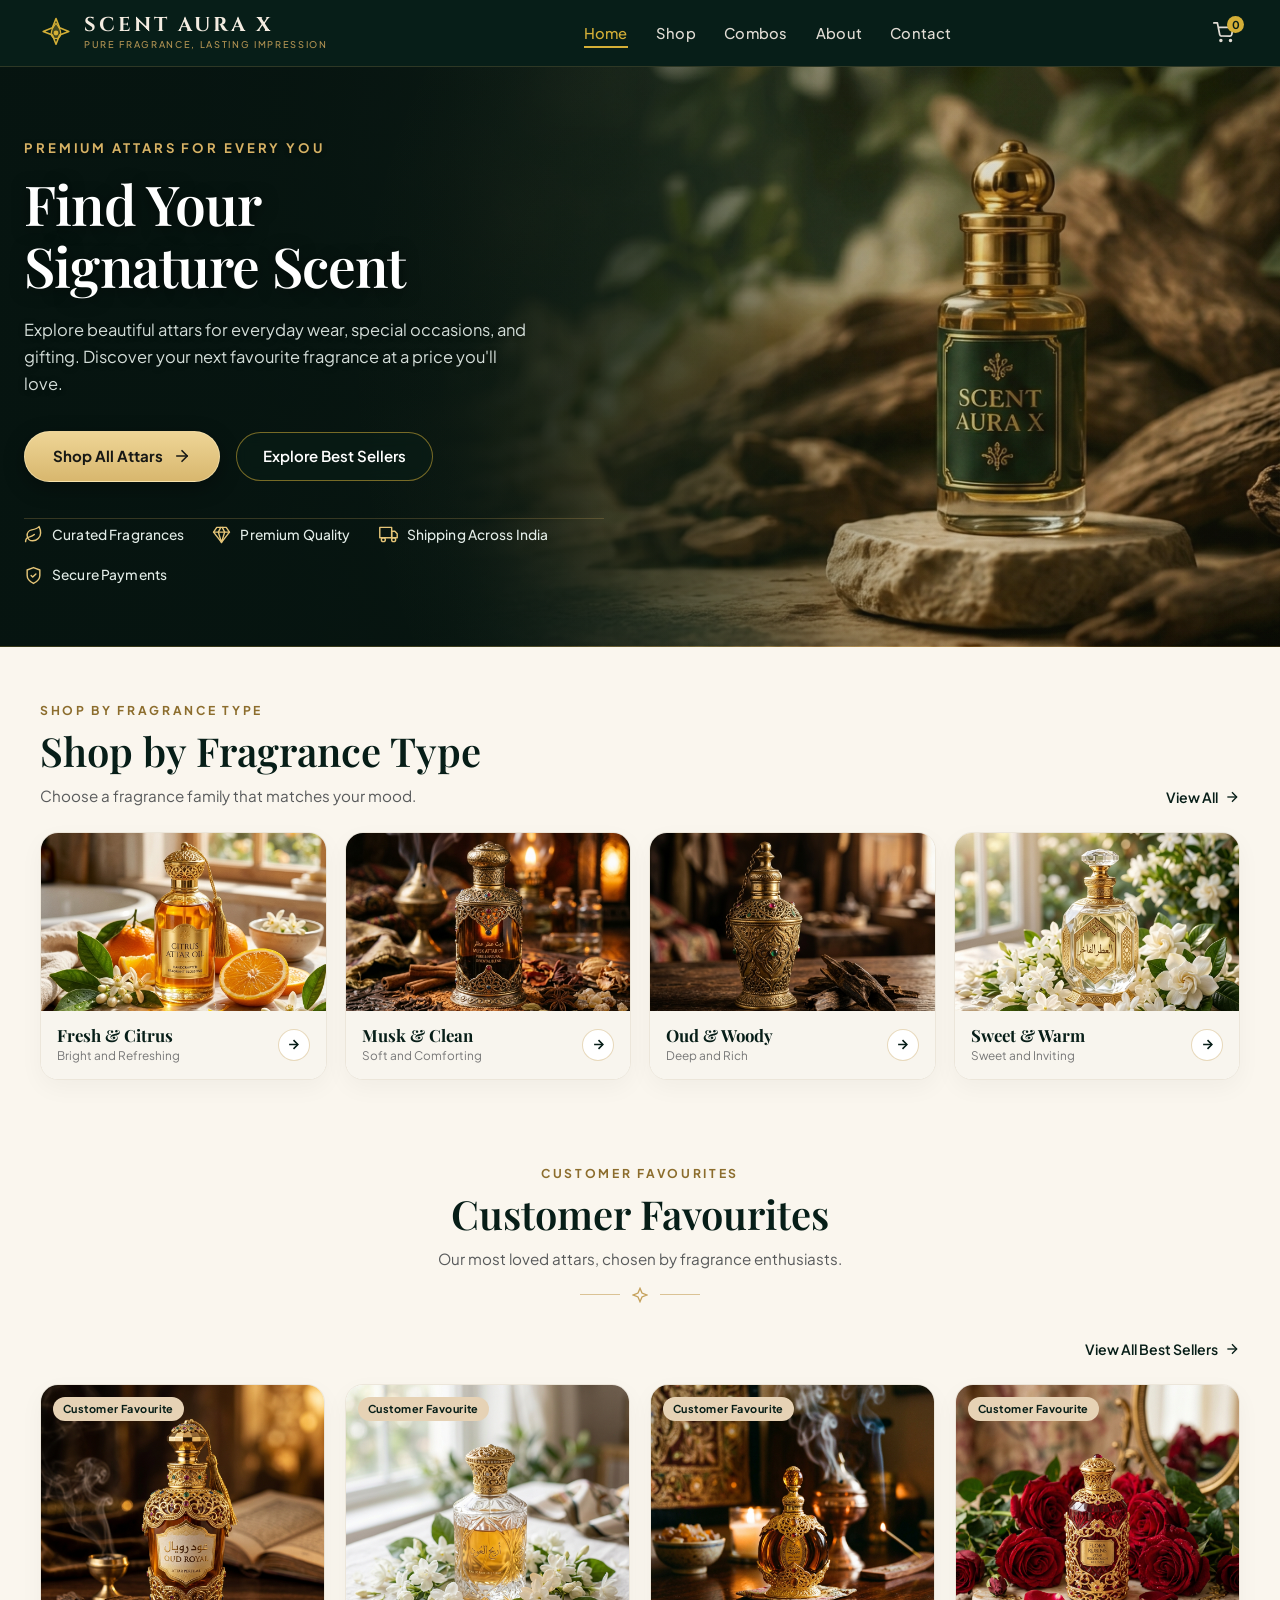
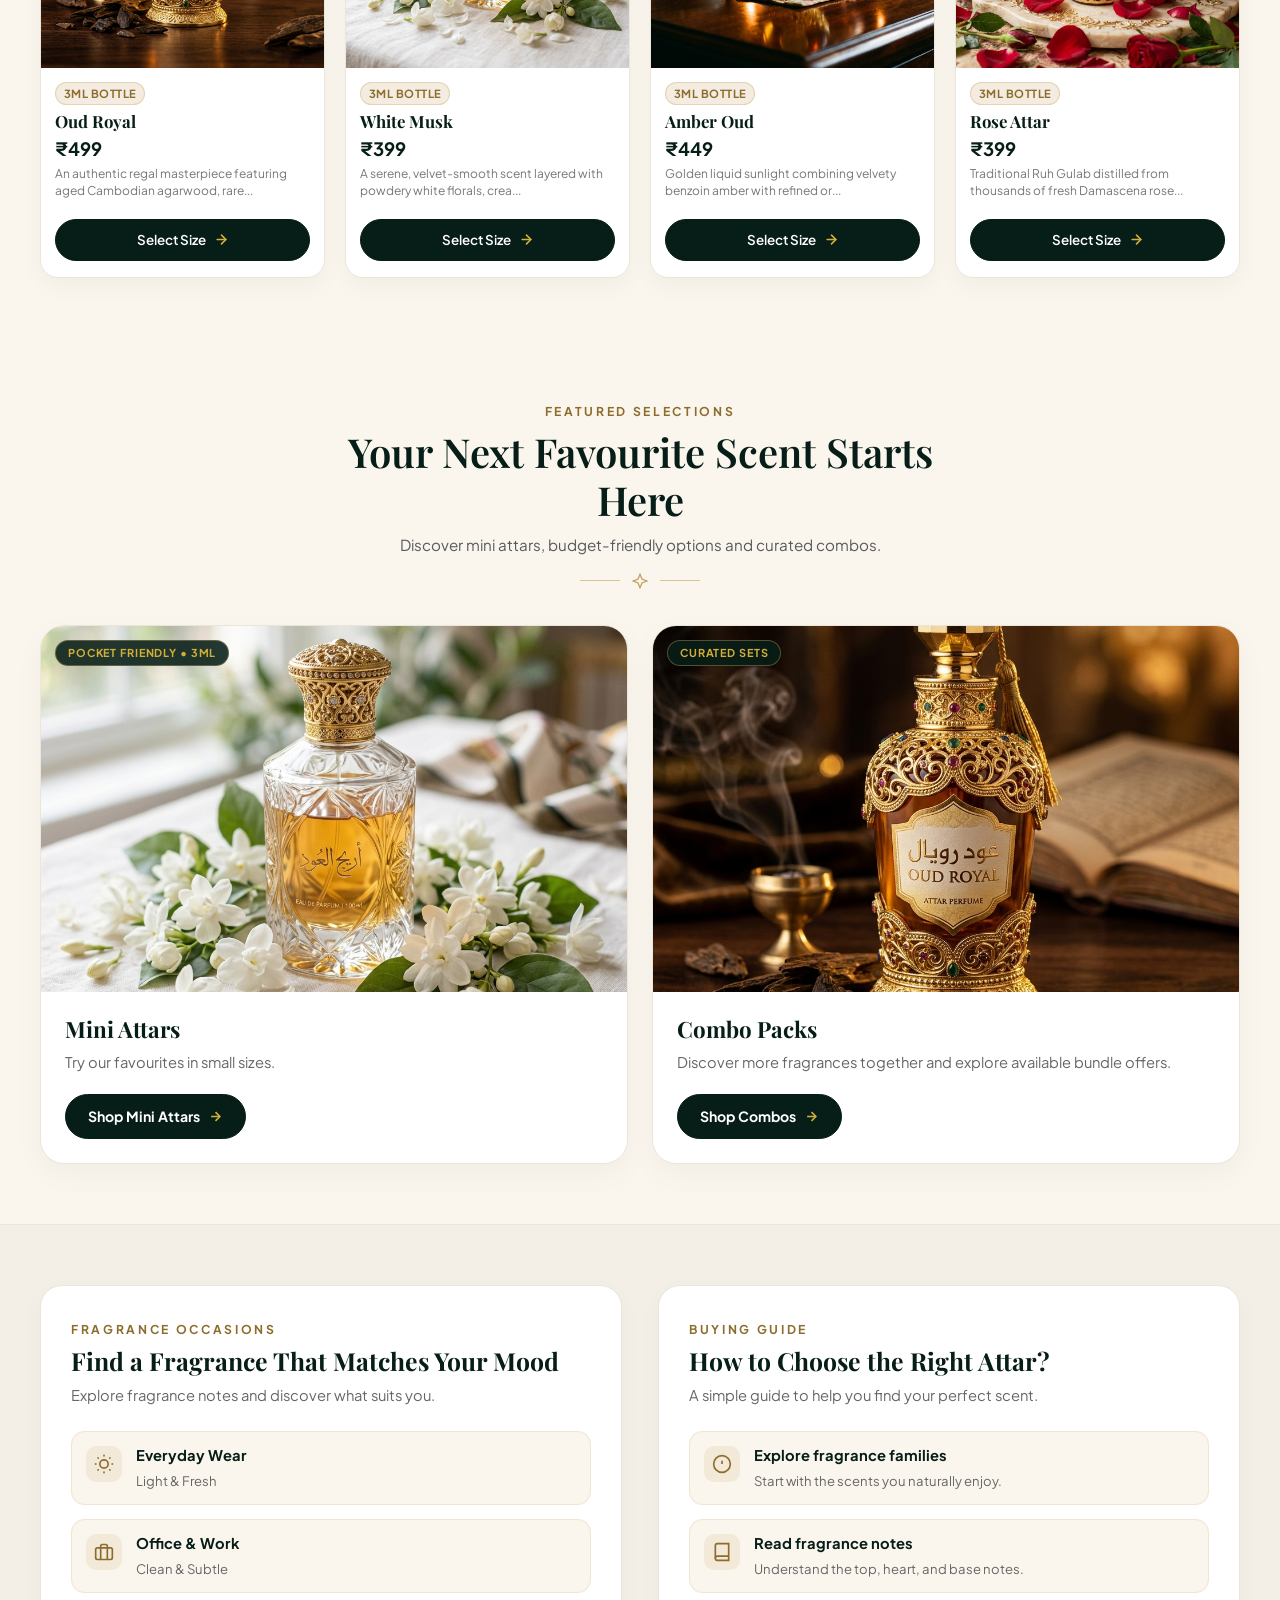
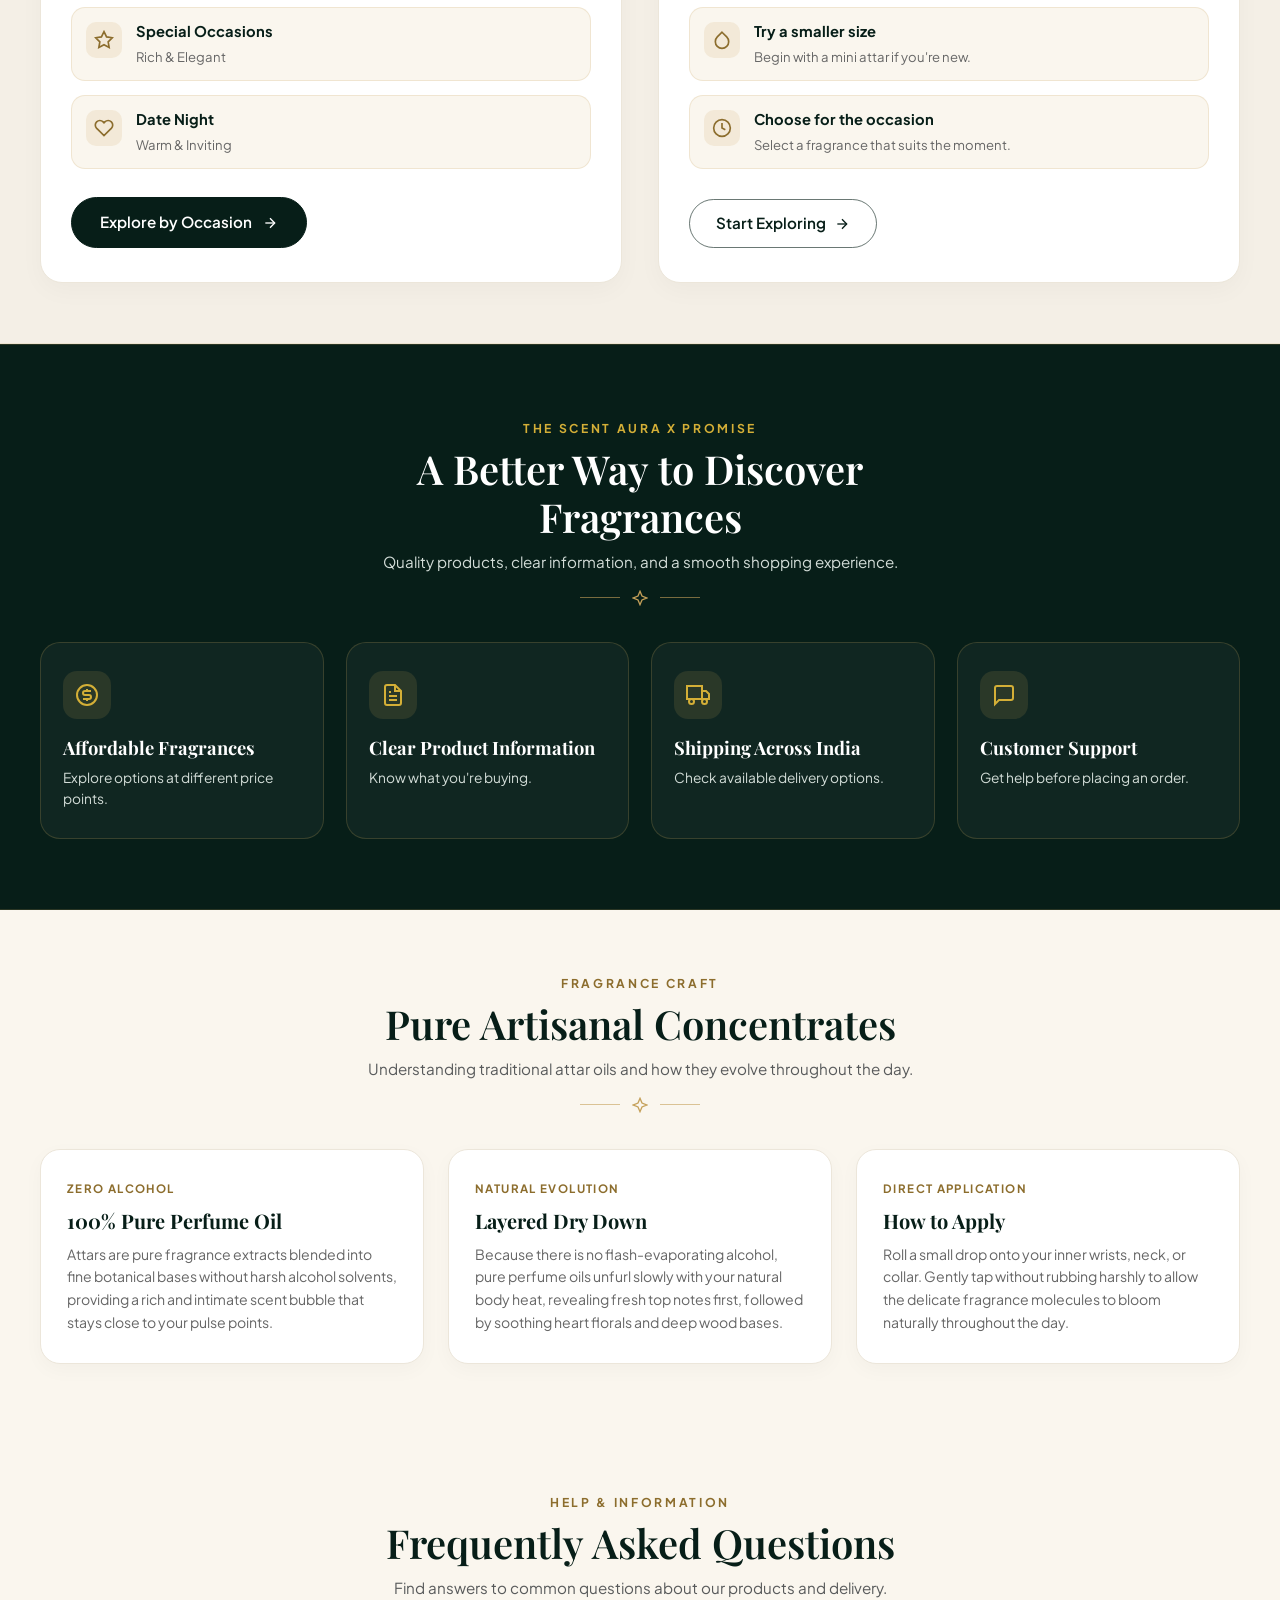
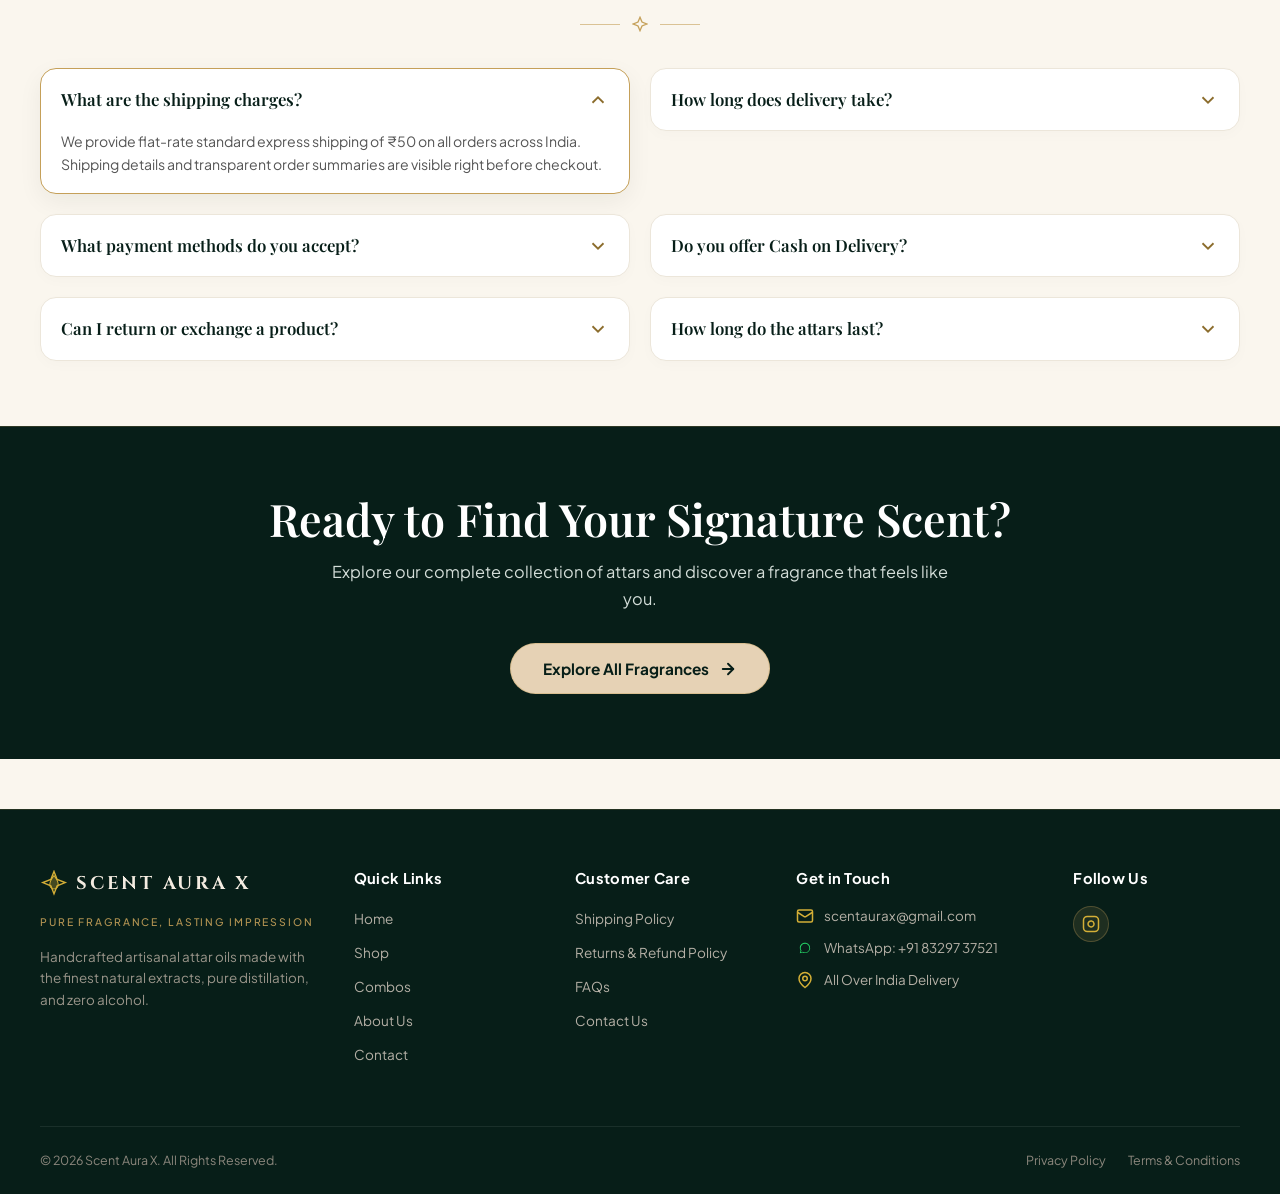
<file: index.html>
<!DOCTYPE html>
<html lang="en">

<head>
  <meta charset="UTF-8" />
  <meta name="viewport" content="width=device-width, initial-scale=1.0" />
  <meta name="description"
    content="Scent Aura X — Premium Attar Collection. Pure Fragrance, Lasting Impression. Discover alcohol-free artisanal attars crafted for every mood." />
  <title>Scent Aura X | Pure Fragrance, Lasting Impression</title>

  <link href="https://cdn.jsdelivr.net/npm/bootstrap@5.3.3/dist/css/bootstrap.min.css" rel="stylesheet">
  <link rel="stylesheet" href="assets/css/style.css">
  <link rel="stylesheet" href="assets/css/premium.css">
</head>

<body>
  <!-- ==========================================
       SECTION 1: HEADER AND NAVIGATION
       ========================================== -->
  <header class="site-header">
    <div class="header-container">
      <!-- Logo / Brand Wordmark -->
      <a href="index.html" class="brand-wrapper" aria-label="Scent Aura X Home">
        <svg class="brand-logo-icon" viewBox="0 0 40 40" fill="none" xmlns="http://www.w3.org/2000/svg"
          aria-hidden="true">
          <path d="M20 2L24.5 13.5L36 18L24.5 22.5L20 34L15.5 22.5L4 18L15.5 13.5L20 2Z" stroke="#D4AF37"
            stroke-width="2" stroke-linecap="round" stroke-linejoin="round" />
          <path d="M20 8C20 8 26 15 26 21C26 24.3137 23.3137 27 20 27C16.6863 27 14 24.3137 14 21C14 15 20 8 20 8Z"
            fill="#D4AF37" fill-opacity="0.3" stroke="#D4AF37" stroke-width="1.5" />
          <circle cx="20" cy="20" r="3" fill="#D4AF37" />
        </svg>
        <div class="brand-text-block">
          <span class="brand-title">SCENT AURA X</span>
          <span class="brand-tagline">PURE FRAGRANCE, LASTING IMPRESSION</span>
        </div>
      </a>

      <!-- Center Desktop Links -->
      <ul class="nav-links">
        <li><a href="index.html" class="active">Home</a></li>
        <li><a href="shop.html">Shop</a></li>
        <li><a href="combos.html">Combos</a></li>
        <li><a href="about.html">About</a></li>
        <li><a href="contact.html">Contact</a></li>
      </ul>

      <!-- Right Header Actions (Cart, Mobile Toggle) -->
      <div class="header-actions">
        <!-- Cart with Live Count Badge -->
        <a href="cart.html" class="header-icon-btn position-relative" aria-label="Shopping Cart">
          <svg width="21" height="21" viewBox="0 0 24 24" fill="none" stroke="currentColor" stroke-width="2"
            stroke-linecap="round" stroke-linejoin="round" aria-hidden="true">
            <circle cx="9" cy="21" r="1"></circle>
            <circle cx="20" cy="21" r="1"></circle>
            <path d="M1 1h4l2.68 13.39a2 2 0 0 0 2 1.61h9.72a2 2 0 0 0 2-1.61L23 6H6"></path>
          </svg>
          <span id="cart-count-badge" class="cart-counter">0</span>
        </a>

        <!-- Mobile Navigation Menu Toggle -->
        <button type="button" class="mobile-nav-toggle" id="mobile-nav-toggle-btn"
          aria-label="Open mobile navigation menu">
          <svg width="24" height="24" viewBox="0 0 24 24" fill="none" stroke="currentColor" stroke-width="2"
            stroke-linecap="round" stroke-linejoin="round" aria-hidden="true">
            <line x1="3" y1="12" x2="21" y2="12"></line>
            <line x1="3" y1="6" x2="21" y2="6"></line>
            <line x1="3" y1="18" x2="21" y2="18"></line>
          </svg>
        </button>
      </div>
    </div>
  </header>

  <!-- Mobile Navigation Drawer -->
  <div class="mobile-nav-drawer" id="mobile-nav-drawer" role="dialog" aria-modal="true" aria-label="Mobile Navigation">
    <div class="mobile-nav-panel">
      <div class="mobile-nav-header">
        <div class="d-flex align-items-center gap-2">
          <svg class="brand-logo-icon" viewBox="0 0 40 40" fill="none" style="width: 24px; height: 24px;"
            aria-hidden="true">
            <path d="M20 2L24.5 13.5L36 18L24.5 22.5L20 34L15.5 22.5L4 18L15.5 13.5L20 2Z" stroke="#D4AF37"
              stroke-width="2" />
            <path d="M20 8C20 8 26 15 26 21C26 24.3137 23.3137 27 20 27C16.6863 27 14 24.3137 14 21C14 15 20 8 20 8Z"
              fill="#D4AF37" fill-opacity="0.3" stroke="#D4AF37" stroke-width="1.5" />
          </svg>
          <span class="brand-title" style="font-size: 1.05rem;">SCENT AURA X</span>
        </div>
        <button type="button" class="mobile-nav-close" id="mobile-nav-close-btn"
          aria-label="Close navigation menu">&times;</button>
      </div>
      <ul class="mobile-nav-list">
        <li><a href="index.html" class="active"><span>Home</span> &rarr;</a></li>
        <li><a href="shop.html"><span>Shop</span> &rarr;</a></li>
        <li><a href="combos.html"><span>Combos</span> &rarr;</a></li>
        <li><a href="about.html"><span>About</span> &rarr;</a></li>
        <li><a href="contact.html"><span>Contact</span> &rarr;</a></li>
      </ul>
      <div class="mt-auto pt-4 border-top border-secondary">
        <a href="cart.html" class="btn btn-sm w-100 py-2 rounded-pill fw-bold"
          style="background: var(--gold-accent); color: var(--primary-dark);">
          View Cart (<span class="mobile-drawer-cart-count">0</span>)
        </a>
      </div>
    </div>
  </div>

  <!-- ==========================================
       SECTION 2: HERO BANNER
       ========================================== -->
  <section class="hero-section hero-banner-scent">
    <div class="hero-container">
      <!-- Hero Text Content positioned on the atmospheric left area of the panoramic scene -->
      <div class="hero-text-content">
        <div class="hero-subtitle-eyebrow">PREMIUM ATTARS FOR EVERY YOU</div>
        <h1 class="hero-title">Find Your<br>Signature Scent</h1>
        <p class="hero-description">
          Explore beautiful attars for everyday wear, special occasions, and gifting. Discover your next favourite
          fragrance at a price you'll love.
        </p>

        <div class="hero-buttons">
          <a href="shop.html" class="btn-banner-gold">
            <span>Shop All Attars</span>
            <svg width="18" height="18" viewBox="0 0 24 24" fill="none" stroke="currentColor" stroke-width="2.2"
              stroke-linecap="round" stroke-linejoin="round" aria-hidden="true">
              <line x1="5" y1="12" x2="19" y2="12"></line>
              <polyline points="12 5 19 12 12 19"></polyline>
            </svg>
          </a>
          <a href="#customer-favourites" class="btn-banner-outline">
            <span>Explore Best Sellers</span>
          </a>
        </div>

        <!-- Four Benefit Labels matching reference design -->
        <div class="hero-badges-row banner-badges-row">
          <div class="hero-badge-item">
            <svg class="hero-badge-icon" viewBox="0 0 24 24" fill="none" stroke="currentColor" stroke-width="1.8"
              stroke-linecap="round" stroke-linejoin="round" aria-hidden="true">
              <path d="M11 20A7 7 0 0 1 9.8 6.1C15.5 5 17 4.48 19 2c1 2 2 4.18 2 8 0 5.5-4.78 10-10 10Z" />
              <path d="M2 21c0-3 1.85-5.36 5.08-6C9.5 14.52 12 13 13 12" />
            </svg>
            <span class="hero-badge-title">Curated Fragrances</span>
          </div>

          <div class="hero-badge-item">
            <svg class="hero-badge-icon" viewBox="0 0 24 24" fill="none" stroke="currentColor" stroke-width="1.8"
              stroke-linecap="round" stroke-linejoin="round" aria-hidden="true">
              <path d="M6 3h12l4 6-10 13L2 9Z" />
              <path d="M11 3 8 9l4 13 4-13-3-6" />
              <path d="M2 9h20" />
            </svg>
            <span class="hero-badge-title">Premium Quality</span>
          </div>

          <div class="hero-badge-item">
            <svg class="hero-badge-icon" viewBox="0 0 24 24" fill="none" stroke="currentColor" stroke-width="1.8"
              stroke-linecap="round" stroke-linejoin="round" aria-hidden="true">
              <rect x="1" y="3" width="15" height="13"></rect>
              <polygon points="16 8 20 8 23 11 23 16 16 16 16 8"></polygon>
              <circle cx="5.5" cy="18.5" r="2.5"></circle>
              <circle cx="18.5" cy="18.5" r="2.5"></circle>
            </svg>
            <span class="hero-badge-title">Shipping Across India</span>
          </div>

          <div class="hero-badge-item">
            <svg class="hero-badge-icon" viewBox="0 0 24 24" fill="none" stroke="currentColor" stroke-width="1.8"
              stroke-linecap="round" stroke-linejoin="round" aria-hidden="true">
              <path d="M12 22s8-4 8-10V5l-8-3-8 3v7c0 6 8 10 8 10z" />
              <path d="m9 12 2 2 4-4" />
            </svg>
            <span class="hero-badge-title">Secure Payments</span>
          </div>
        </div>
      </div>
    </div>
  </section>

  <!-- ==========================================
       SECTION 3: SHOP BY FRAGRANCE TYPE
       ========================================== -->
  <section class="categories-section">
    <div class="hero-container">
      <div class="section-top-link-row">
        <div>
          <span class="section-label-gold">SHOP BY FRAGRANCE TYPE</span>
          <h2 class="section-main-title">Shop by Fragrance Type</h2>
          <p class="text-muted small mb-0" style="font-size: 0.95rem;">Choose a fragrance family that matches your mood.
          </p>
        </div>
        <a href="shop.html" class="view-all-link">
          <span>View All</span>
          <svg width="16" height="16" viewBox="0 0 24 24" fill="none" stroke="currentColor" stroke-width="2"
            aria-hidden="true">
            <line x1="5" y1="12" x2="19" y2="12"></line>
            <polyline points="12 5 19 12 12 19"></polyline>
          </svg>
        </a>
      </div>

      <div class="categories-grid">
        <!-- Card 1: Fresh & Citrus -->
        <a href="shop.html?cat=citrus" class="category-card">
          <div class="category-img-box">
            <img src="assets/images/cat-citrus.jpg" alt="Fresh & Citrus Attar Collection">
          </div>
          <div class="category-info-bar">
            <div>
              <h3>Fresh &amp; Citrus</h3>
              <p>Bright and Refreshing</p>
            </div>
            <div class="category-circle-arrow" aria-hidden="true">
              <svg width="15" height="15" viewBox="0 0 24 24" fill="none" stroke="currentColor" stroke-width="2.5">
                <line x1="5" y1="12" x2="19" y2="12"></line>
                <polyline points="12 5 19 12 12 19"></polyline>
              </svg>
            </div>
          </div>
        </a>

        <!-- Card 2: Musk & Clean -->
        <a href="shop.html?cat=musk" class="category-card">
          <div class="category-img-box">
            <img src="assets/images/cat-musk.jpg" alt="Musk & Clean Attar Collection">
          </div>
          <div class="category-info-bar">
            <div>
              <h3>Musk &amp; Clean</h3>
              <p>Soft and Comforting</p>
            </div>
            <div class="category-circle-arrow" aria-hidden="true">
              <svg width="15" height="15" viewBox="0 0 24 24" fill="none" stroke="currentColor" stroke-width="2.5">
                <line x1="5" y1="12" x2="19" y2="12"></line>
                <polyline points="12 5 19 12 12 19"></polyline>
              </svg>
            </div>
          </div>
        </a>

        <!-- Card 3: Oud & Woody -->
        <a href="shop.html?cat=oud" class="category-card">
          <div class="category-img-box">
            <img src="assets/images/cat-oud.jpg" alt="Oud & Woody Attar Collection">
          </div>
          <div class="category-info-bar">
            <div>
              <h3>Oud &amp; Woody</h3>
              <p>Deep and Rich</p>
            </div>
            <div class="category-circle-arrow" aria-hidden="true">
              <svg width="15" height="15" viewBox="0 0 24 24" fill="none" stroke="currentColor" stroke-width="2.5">
                <line x1="5" y1="12" x2="19" y2="12"></line>
                <polyline points="12 5 19 12 12 19"></polyline>
              </svg>
            </div>
          </div>
        </a>

        <!-- Card 4: Sweet & Warm -->
        <a href="shop.html?cat=floral" class="category-card">
          <div class="category-img-box">
            <img src="assets/images/cat-floral.jpg" alt="Sweet & Warm Attar Collection">
          </div>
          <div class="category-info-bar">
            <div>
              <h3>Sweet &amp; Warm</h3>
              <p>Sweet and Inviting</p>
            </div>
            <div class="category-circle-arrow" aria-hidden="true">
              <svg width="15" height="15" viewBox="0 0 24 24" fill="none" stroke="currentColor" stroke-width="2.5">
                <line x1="5" y1="12" x2="19" y2="12"></line>
                <polyline points="12 5 19 12 12 19"></polyline>
              </svg>
            </div>
          </div>
        </a>
      </div>
    </div>
  </section>

  <!-- ==========================================
       SECTION 4: BEST SELLERS / CUSTOMER FAVOURITES
       ========================================== -->
  <section id="customer-favourites" class="bestsellers-section">
    <div class="hero-container">
      <div class="section-center-header">
        <span class="section-label-gold">CUSTOMER FAVOURITES</span>
        <h2 class="section-main-title">Customer Favourites</h2>
        <p class="text-muted small" style="font-size: 0.95rem; margin-top: 6px;">Our most loved attars, chosen by
          fragrance enthusiasts.</p>
        <div class="ornament-divider">
          <span></span>
          <svg width="16" height="16" viewBox="0 0 24 24" fill="none" stroke="currentColor" stroke-width="2"
            aria-hidden="true">
            <path d="M12 2L15 9L22 12L15 15L12 22L9 15L2 12L9 9L12 2Z" />
          </svg>
          <span></span>
        </div>
      </div>

      <div class="d-flex justify-content-end mb-4">
        <a href="shop.html" class="view-all-link">
          <span>View All Best Sellers</span>
          <svg width="16" height="16" viewBox="0 0 24 24" fill="none" stroke="currentColor" stroke-width="2"
            aria-hidden="true">
            <line x1="5" y1="12" x2="19" y2="12"></line>
            <polyline points="12 5 19 12 12 19"></polyline>
          </svg>
        </a>
      </div>

      <!-- Up to 4 actual products in responsive product grid -->
      <div class="products-grid-row" id="index-products-container">
        <!-- Populated dynamically from actual product catalogue by JS -->
      </div>
    </div>
  </section>

  <!-- ==========================================
       SECTION 5: MINI ATTARS AND COMBO OFFERS
       IMPORTANT: ONLY TWO PROMOTIONAL CARDS (GIFT SETS FULLY REMOVED)
       ========================================== -->
  <section class="promo-cards-section">
    <div class="hero-container">
      <div class="section-center-header">
        <span class="section-label-gold">FEATURED SELECTIONS</span>
        <h2 class="section-main-title">Your Next Favourite Scent Starts Here</h2>
        <p class="text-muted small" style="font-size: 0.95rem; margin-top: 6px;">Discover mini attars, budget-friendly
          options and curated combos.</p>
        <div class="ornament-divider">
          <span></span>
          <svg width="16" height="16" viewBox="0 0 24 24" fill="none" stroke="currentColor" stroke-width="2"
            aria-hidden="true">
            <path d="M12 2L15 9L22 12L15 15L12 22L9 15L2 12L9 9L12 2Z" />
          </svg>
          <span></span>
        </div>
      </div>

      <div class="promo-cards-grid">
        <!-- Card 1: Mini Attars -->
        <a href="shop.html" class="promo-card">
          <div class="promo-card-img-wrap">
            <img src="assets/images/prod-white-musk.jpg" alt="Mini Attars Scent Aura X">
            <span class="promo-card-badge">Pocket Friendly • 3ml</span>
          </div>
          <div class="promo-card-content">
            <h3 class="promo-card-title">Mini Attars</h3>
            <p class="promo-card-desc">Try our favourites in small sizes.</p>
            <span class="promo-card-btn">
              <span>Shop Mini Attars</span>
              <svg width="15" height="15" viewBox="0 0 24 24" fill="none" stroke="currentColor" stroke-width="2.5"
                aria-hidden="true">
                <line x1="5" y1="12" x2="19" y2="12"></line>
                <polyline points="12 5 19 12 12 19"></polyline>
              </svg>
            </span>
          </div>
        </a>

        <!-- Card 2: Combo Packs -->
        <a href="combos.html" class="promo-card">
          <div class="promo-card-img-wrap">
            <img src="assets/images/prod-oud-royal.jpg" alt="Combo Packs Scent Aura X">
            <span class="promo-card-badge">Curated Sets</span>
          </div>
          <div class="promo-card-content">
            <h3 class="promo-card-title">Combo Packs</h3>
            <p class="promo-card-desc">Discover more fragrances together and explore available bundle offers.</p>
            <span class="promo-card-btn">
              <span>Shop Combos</span>
              <svg width="15" height="15" viewBox="0 0 24 24" fill="none" stroke="currentColor" stroke-width="2.5"
                aria-hidden="true">
                <line x1="5" y1="12" x2="19" y2="12"></line>
                <polyline points="12 5 19 12 12 19"></polyline>
              </svg>
            </span>
          </div>
        </a>
      </div>
    </div>
  </section>

  <!-- ==========================================
       SECTION 6: FRAGRANCE DISCOVERY AND BUYING GUIDE
       ========================================== -->
  <section class="guide-section">
    <div class="hero-container">
      <div class="guide-grid">
        <!-- Left Column: Fragrance Occasions -->
        <div class="guide-column-card">
          <span class="section-label-gold">FRAGRANCE OCCASIONS</span>
          <h2 class="guide-col-heading">Find a Fragrance That Matches Your Mood</h2>
          <p class="guide-col-desc">Explore fragrance notes and discover what suits you.</p>

          <div class="guide-items-list">
            <!-- Occasion 1 -->
            <a href="shop.html?cat=citrus" class="guide-item">
              <div class="guide-item-icon" aria-hidden="true">
                <svg width="20" height="20" viewBox="0 0 24 24" fill="none" stroke="currentColor" stroke-width="2">
                  <circle cx="12" cy="12" r="5"></circle>
                  <line x1="12" y1="1" x2="12" y2="3"></line>
                  <line x1="12" y1="21" x2="12" y2="23"></line>
                  <line x1="4.22" y1="4.22" x2="5.64" y2="5.64"></line>
                  <line x1="18.36" y1="18.36" x2="19.78" y2="19.78"></line>
                  <line x1="1" y1="12" x2="3" y2="12"></line>
                  <line x1="21" y1="12" x2="23" y2="12"></line>
                  <line x1="4.22" y1="19.78" x2="5.64" y2="18.36"></line>
                  <line x1="18.36" y1="5.64" x2="19.78" y2="4.22"></line>
                </svg>
              </div>
              <div class="guide-item-text">
                <strong>Everyday Wear</strong>
                <span>Light &amp; Fresh</span>
              </div>
            </a>

            <!-- Occasion 2 -->
            <a href="shop.html?cat=musk" class="guide-item">
              <div class="guide-item-icon" aria-hidden="true">
                <svg width="20" height="20" viewBox="0 0 24 24" fill="none" stroke="currentColor" stroke-width="2">
                  <rect x="2" y="7" width="20" height="14" rx="2" ry="2"></rect>
                  <path d="M16 21V5a2 2 0 0 0-2-2h-4a2 2 0 0 0-2 2v16"></path>
                </svg>
              </div>
              <div class="guide-item-text">
                <strong>Office &amp; Work</strong>
                <span>Clean &amp; Subtle</span>
              </div>
            </a>

            <!-- Occasion 3 -->
            <a href="shop.html?cat=oud" class="guide-item">
              <div class="guide-item-icon" aria-hidden="true">
                <svg width="20" height="20" viewBox="0 0 24 24" fill="none" stroke="currentColor" stroke-width="2">
                  <polygon
                    points="12 2 15.09 8.26 22 9.27 17 14.14 18.18 21.02 12 17.77 5.82 21.02 7 14.14 2 9.27 8.91 8.26 12 2">
                  </polygon>
                </svg>
              </div>
              <div class="guide-item-text">
                <strong>Special Occasions</strong>
                <span>Rich &amp; Elegant</span>
              </div>
            </a>

            <!-- Occasion 4 -->
            <a href="shop.html?cat=floral" class="guide-item">
              <div class="guide-item-icon" aria-hidden="true">
                <svg width="20" height="20" viewBox="0 0 24 24" fill="none" stroke="currentColor" stroke-width="2">
                  <path
                    d="M20.84 4.61a5.5 5.5 0 0 0-7.78 0L12 5.67l-1.06-1.06a5.5 5.5 0 0 0-7.78 7.78l1.06 1.06L12 21.23l7.78-7.78 1.06-1.06a5.5 5.5 0 0 0 0-7.78z">
                  </path>
                </svg>
              </div>
              <div class="guide-item-text">
                <strong>Date Night</strong>
                <span>Warm &amp; Inviting</span>
              </div>
            </a>
          </div>

          <a href="shop.html" class="btn-hero-primary align-self-start">
            <span>Explore by Occasion</span>
            <svg width="16" height="16" viewBox="0 0 24 24" fill="none" stroke="currentColor" stroke-width="2"
              aria-hidden="true">
              <line x1="5" y1="12" x2="19" y2="12"></line>
              <polyline points="12 5 19 12 12 19"></polyline>
            </svg>
          </a>
        </div>

        <!-- Right Column: How to Choose the Right Attar? -->
        <div class="guide-column-card">
          <span class="section-label-gold">BUYING GUIDE</span>
          <h2 class="guide-col-heading">How to Choose the Right Attar?</h2>
          <p class="guide-col-desc">A simple guide to help you find your perfect scent.</p>

          <div class="guide-items-list">
            <!-- Tip 1 -->
            <div class="guide-item">
              <div class="guide-item-icon" aria-hidden="true">
                <svg width="20" height="20" viewBox="0 0 24 24" fill="none" stroke="currentColor" stroke-width="2">
                  <circle cx="12" cy="12" r="10"></circle>
                  <line x1="12" y1="8" x2="12" y2="12"></line>
                  <line x1="12" y1="16" x2="12.01" y2="16"></line>
                </svg>
              </div>
              <div class="guide-item-text">
                <strong>Explore fragrance families</strong>
                <span>Start with the scents you naturally enjoy.</span>
              </div>
            </div>

            <!-- Tip 2 -->
            <div class="guide-item">
              <div class="guide-item-icon" aria-hidden="true">
                <svg width="20" height="20" viewBox="0 0 24 24" fill="none" stroke="currentColor" stroke-width="2">
                  <path d="M4 19.5A2.5 2.5 0 0 1 6.5 17H20"></path>
                  <path d="M6.5 2H20v20H6.5A2.5 2.5 0 0 1 4 19.5v-15A2.5 2.5 0 0 1 6.5 2z"></path>
                </svg>
              </div>
              <div class="guide-item-text">
                <strong>Read fragrance notes</strong>
                <span>Understand the top, heart, and base notes.</span>
              </div>
            </div>

            <!-- Tip 3 -->
            <div class="guide-item">
              <div class="guide-item-icon" aria-hidden="true">
                <svg width="20" height="20" viewBox="0 0 24 24" fill="none" stroke="currentColor" stroke-width="2">
                  <path d="M12 2.69l5.66 5.66a8 8 0 1 1-11.31 0z" />
                </svg>
              </div>
              <div class="guide-item-text">
                <strong>Try a smaller size</strong>
                <span>Begin with a mini attar if you're new.</span>
              </div>
            </div>

            <!-- Tip 4 -->
            <div class="guide-item">
              <div class="guide-item-icon" aria-hidden="true">
                <svg width="20" height="20" viewBox="0 0 24 24" fill="none" stroke="currentColor" stroke-width="2">
                  <circle cx="12" cy="12" r="10"></circle>
                  <polyline points="12 6 12 12 16 14"></polyline>
                </svg>
              </div>
              <div class="guide-item-text">
                <strong>Choose for the occasion</strong>
                <span>Select a fragrance that suits the moment.</span>
              </div>
            </div>
          </div>

          <a href="shop.html" class="btn-hero-secondary align-self-start">
            <span>Start Exploring</span>
            <svg width="16" height="16" viewBox="0 0 24 24" fill="none" stroke="currentColor" stroke-width="2"
              aria-hidden="true">
              <line x1="5" y1="12" x2="19" y2="12"></line>
              <polyline points="12 5 19 12 12 19"></polyline>
            </svg>
          </a>
        </div>
      </div>
    </div>
  </section>

  <!-- ==========================================
       SECTION 7: WHY SHOP WITH SCENT AURA X?
       ========================================== -->
  <section id="about-story" class="why-shop-section">
    <div class="hero-container">
      <div class="section-center-header">
        <span class="section-label-gold" style="color: var(--gold-accent);">THE SCENT AURA X PROMISE</span>
        <h2 class="section-main-title" style="color: #FFFFFF;">A Better Way to Discover Fragrances</h2>
        <p style="color: #D3DDD8; font-size: 0.95rem; margin-top: 6px;">Quality products, clear information, and a
          smooth shopping experience.</p>
        <div class="ornament-divider">
          <span></span>
          <svg width="16" height="16" viewBox="0 0 24 24" fill="none" stroke="currentColor" stroke-width="2"
            aria-hidden="true">
            <path d="M12 2L15 9L22 12L15 15L12 22L9 15L2 12L9 9L12 2Z" />
          </svg>
          <span></span>
        </div>
      </div>

      <div class="why-shop-grid">
        <!-- Benefit 1 -->
        <div class="why-shop-card">
          <div class="why-shop-icon-box" aria-hidden="true">
            <svg width="24" height="24" viewBox="0 0 24 24" fill="none" stroke="currentColor" stroke-width="2">
              <circle cx="12" cy="12" r="10"></circle>
              <path d="M16 8h-6a2 2 0 1 0 0 4h4a2 2 0 1 1 0 4H8"></path>
              <line x1="12" y1="6" x2="12" y2="8"></line>
              <line x1="12" y1="16" x2="12" y2="18"></line>
            </svg>
          </div>
          <h3>Affordable Fragrances</h3>
          <p>Explore options at different price points.</p>
        </div>

        <!-- Benefit 2 -->
        <div class="why-shop-card">
          <div class="why-shop-icon-box" aria-hidden="true">
            <svg width="24" height="24" viewBox="0 0 24 24" fill="none" stroke="currentColor" stroke-width="2">
              <path d="M14 2H6a2 2 0 0 0-2 2v16a2 2 0 0 0 2 2h12a2 2 0 0 0 2-2V8z"></path>
              <polyline points="14 2 14 8 20 8"></polyline>
              <line x1="16" y1="13" x2="8" y2="13"></line>
              <line x1="16" y1="17" x2="8" y2="17"></line>
              <polyline points="10 9 9 9 8 9"></polyline>
            </svg>
          </div>
          <h3>Clear Product Information</h3>
          <p>Know what you're buying.</p>
        </div>

        <!-- Benefit 3 -->
        <div class="why-shop-card">
          <div class="why-shop-icon-box" aria-hidden="true">
            <svg width="24" height="24" viewBox="0 0 24 24" fill="none" stroke="currentColor" stroke-width="2">
              <rect x="1" y="3" width="15" height="13"></rect>
              <polygon points="16 8 20 8 23 11 23 16 16 16 16 8"></polygon>
              <circle cx="5.5" cy="18.5" r="2.5"></circle>
              <circle cx="18.5" cy="18.5" r="2.5"></circle>
            </svg>
          </div>
          <h3>Shipping Across India</h3>
          <p>Check available delivery options.</p>
        </div>

        <!-- Benefit 4 -->
        <div class="why-shop-card">
          <div class="why-shop-icon-box" aria-hidden="true">
            <svg width="24" height="24" viewBox="0 0 24 24" fill="none" stroke="currentColor" stroke-width="2">
              <path d="M21 15a2 2 0 0 1-2 2H7l-4 4V5a2 2 0 0 1 2-2h14a2 2 0 0 1 2 2z"></path>
            </svg>
          </div>
          <h3>Customer Support</h3>
          <p>Get help before placing an order.</p>
        </div>
      </div>
    </div>
  </section>

  <!-- ==========================================
       SECTION 8: FRAGRANCE DISCOVERY & ARTISANAL NOTES
       (Neutral Product Education & Discovery Guidance)
       ========================================== -->
  <section class="discovery-notes-section">
    <div class="hero-container">
      <div class="section-center-header">
        <span class="section-label-gold">FRAGRANCE CRAFT</span>
        <h2 class="section-main-title">Pure Artisanal Concentrates</h2>
        <p class="text-muted small" style="font-size: 0.95rem; margin-top: 6px;">Understanding traditional attar oils
          and how they evolve throughout the day.</p>
        <div class="ornament-divider">
          <span></span>
          <svg width="16" height="16" viewBox="0 0 24 24" fill="none" stroke="currentColor" stroke-width="2"
            aria-hidden="true">
            <path d="M12 2L15 9L22 12L15 15L12 22L9 15L2 12L9 9L12 2Z" />
          </svg>
          <span></span>
        </div>
      </div>

      <div class="discovery-notes-grid">
        <div class="discovery-note-card">
          <span class="discovery-note-badge">Zero Alcohol</span>
          <h3>100% Pure Perfume Oil</h3>
          <p>Attars are pure fragrance extracts blended into fine botanical bases without harsh alcohol solvents,
            providing a rich and intimate scent bubble that stays close to your pulse points.</p>
        </div>

        <div class="discovery-note-card">
          <span class="discovery-note-badge">Natural Evolution</span>
          <h3>Layered Dry Down</h3>
          <p>Because there is no flash-evaporating alcohol, pure perfume oils unfurl slowly with your natural body heat,
            revealing fresh top notes first, followed by soothing heart florals and deep wood bases.</p>
        </div>

        <div class="discovery-note-card">
          <span class="discovery-note-badge">Direct Application</span>
          <h3>How to Apply</h3>
          <p>Roll a small drop onto your inner wrists, neck, or collar. Gently tap without rubbing harshly to allow the
            delicate fragrance molecules to bloom naturally throughout the day.</p>
        </div>
      </div>
    </div>
  </section>

  <!-- ==========================================
       SECTION 9: FREQUENTLY ASKED QUESTIONS
       ========================================== -->
  <section class="faq-section">
    <div class="hero-container">
      <div class="section-center-header">
        <span class="section-label-gold">HELP &amp; INFORMATION</span>
        <h2 class="section-main-title">Frequently Asked Questions</h2>
        <p class="text-muted small" style="font-size: 0.95rem; margin-top: 6px;">Find answers to common questions about
          our products and delivery.</p>
        <div class="ornament-divider">
          <span></span>
          <svg width="16" height="16" viewBox="0 0 24 24" fill="none" stroke="currentColor" stroke-width="2"
            aria-hidden="true">
            <path d="M12 2L15 9L22 12L15 15L12 22L9 15L2 12L9 9L12 2Z" />
          </svg>
          <span></span>
        </div>
      </div>

      <div class="faq-grid">
        <!-- FAQ 1 -->
        <div class="faq-item active">
          <button type="button" class="faq-question-btn" aria-expanded="true">
            <span>What are the shipping charges?</span>
            <svg class="faq-chevron" viewBox="0 0 24 24" fill="none" stroke="currentColor" stroke-width="2"
              aria-hidden="true">
              <polyline points="6 9 12 15 18 9"></polyline>
            </svg>
          </button>
          <div class="faq-answer">
            <p>We provide flat-rate standard express shipping of ₹50 on all orders across India. Shipping details and
              transparent order summaries are visible right before checkout.</p>
          </div>
        </div>

        <!-- FAQ 2 -->
        <div class="faq-item">
          <button type="button" class="faq-question-btn" aria-expanded="false">
            <span>How long does delivery take?</span>
            <svg class="faq-chevron" viewBox="0 0 24 24" fill="none" stroke="currentColor" stroke-width="2"
              aria-hidden="true">
              <polyline points="6 9 12 15 18 9"></polyline>
            </svg>
          </button>
          <div class="faq-answer">
            <p>Orders are dispatched within 24 to 48 business hours after confirmation. Delivery usually takes 3 to 7
              working days depending on your postal pin code and regional logistics across India.</p>
          </div>
        </div>

        <!-- FAQ 3 -->
        <div class="faq-item">
          <button type="button" class="faq-question-btn" aria-expanded="false">
            <span>What payment methods do you accept?</span>
            <svg class="faq-chevron" viewBox="0 0 24 24" fill="none" stroke="currentColor" stroke-width="2"
              aria-hidden="true">
              <polyline points="6 9 12 15 18 9"></polyline>
            </svg>
          </button>
          <div class="faq-answer">
            <p>Orders are confirmed directly through our dedicated WhatsApp order desk, where you can securely complete
              payment via UPI (Google Pay, PhonePe, Paytm) or bank transfer.</p>
          </div>
        </div>

        <!-- FAQ 4 -->
        <div class="faq-item">
          <button type="button" class="faq-question-btn" aria-expanded="false">
            <span>Do you offer Cash on Delivery?</span>
            <svg class="faq-chevron" viewBox="0 0 24 24" fill="none" stroke="currentColor" stroke-width="2"
              aria-hidden="true">
              <polyline points="6 9 12 15 18 9"></polyline>
            </svg>
          </button>
          <div class="faq-answer">
            <p>Currently, orders are processed via prepaid UPI verification to ensure quick dispatch and avoid returned
              consignments. Please connect with us on WhatsApp if you require assistance with your payment.</p>
          </div>
        </div>

        <!-- FAQ 5 -->
        <div class="faq-item">
          <button type="button" class="faq-question-btn" aria-expanded="false">
            <span>Can I return or exchange a product?</span>
            <svg class="faq-chevron" viewBox="0 0 24 24" fill="none" stroke="currentColor" stroke-width="2"
              aria-hidden="true">
              <polyline points="6 9 12 15 18 9"></polyline>
            </svg>
          </button>
          <div class="faq-answer">
            <p>Due to personal hygiene and the nature of concentrated perfume oils, opened items cannot be returned. In
              case you receive a damaged bottle or wrong parcel, inform us within 48 hours for a replacement.</p>
          </div>
        </div>

        <!-- FAQ 6 -->
        <div class="faq-item">
          <button type="button" class="faq-question-btn" aria-expanded="false">
            <span>How long do the attars last?</span>
            <svg class="faq-chevron" viewBox="0 0 24 24" fill="none" stroke="currentColor" stroke-width="2"
              aria-hidden="true">
              <polyline points="6 9 12 15 18 9"></polyline>
            </svg>
          </button>
          <div class="faq-answer">
            <p>Since our attars are 100% concentrated perfume oils with zero alcohol, they typically last between 6 to
              12 hours on skin and even longer when applied to fabric garments.</p>
          </div>
        </div>
      </div>
    </div>
  </section>

  <!-- ==========================================
       SECTION 10: FINAL CALL TO ACTION
       ========================================== -->
  <section class="final-cta-section">
    <div class="final-cta-container">
      <h2 class="final-cta-title">Ready to Find Your Signature Scent?</h2>
      <p class="final-cta-desc">
        Explore our complete collection of attars and discover a fragrance that feels like you.
      </p>
      <a href="shop.html" class="btn-final-cta">
        <span>Explore All Fragrances</span>
        <svg width="18" height="18" viewBox="0 0 24 24" fill="none" stroke="currentColor" stroke-width="2.5"
          stroke-linecap="round" stroke-linejoin="round" aria-hidden="true">
          <line x1="5" y1="12" x2="19" y2="12"></line>
          <polyline points="12 5 19 12 12 19"></polyline>
        </svg>
      </a>
    </div>
  </section>

  <!-- ==========================================
       SECTION 11: FOOTER
       ========================================== -->
  <footer id="footer-contact" class="site-footer">
    <div class="footer-container">
      <div class="footer-grid">
        <!-- Col 1: Brand & Wordmark -->
        <div>
          <div class="d-flex align-items-center gap-2 mb-3">
            <svg class="brand-logo-icon" viewBox="0 0 40 40" fill="none" style="width: 28px; height: 28px;"
              aria-hidden="true">
              <path d="M20 2L24.5 13.5L36 18L24.5 22.5L20 34L15.5 22.5L4 18L15.5 13.5L20 2Z" stroke="#D4AF37"
                stroke-width="2" />
              <path d="M20 8C20 8 26 15 26 21C26 24.3137 23.3137 27 20 27C16.6863 27 14 24.3137 14 21C14 15 20 8 20 8Z"
                fill="#D4AF37" fill-opacity="0.3" stroke="#D4AF37" stroke-width="1.5" />
            </svg>
            <span class="brand-title" style="font-size: 1.15rem;">SCENT AURA X</span>
          </div>
          <div class="brand-tagline mb-3" style="font-size: 0.65rem;">PURE FRAGRANCE, LASTING IMPRESSION</div>
          <p style="font-size: 0.84rem; color: #9A958A; line-height: 1.6; max-width: 280px;">
            Handcrafted artisanal attar oils made with the finest natural extracts, pure distillation, and zero alcohol.
          </p>
        </div>

        <!-- Col 2: Quick Links -->
        <div>
          <h4 class="footer-col-title">Quick Links</h4>
          <ul class="footer-links-list">
            <li><a href="index.html">Home</a></li>
            <li><a href="shop.html">Shop</a></li>
            <li><a href="combos.html">Combos</a></li>
            <li><a href="about.html">About Us</a></li>
            <li><a href="contact.html">Contact</a></li>
          </ul>
        </div>

        <!-- Col 3: Customer Care -->
        <div>
          <h4 class="footer-col-title">Customer Care</h4>
          <ul class="footer-links-list">
            <li><a href="shipping-policy.html">Shipping Policy</a></li>
            <li><a href="refund-policy.html">Returns &amp; Refund Policy</a></li>
            <li><a href="contact.html#faq">FAQs</a></li>
            <li><a href="contact.html">Contact Us</a></li>
          </ul>
        </div>

        <!-- Col 4: Get in Touch & WhatsApp -->
        <div>
          <h4 class="footer-col-title">Get in Touch</h4>
          <a href="mailto:scentaurax@gmail.com" class="footer-contact-item">
            <svg width="18" height="18" viewBox="0 0 24 24" fill="none" stroke="currentColor" stroke-width="2"
              aria-hidden="true">
              <rect x="2" y="4" width="20" height="16" rx="2"></rect>
              <path d="m22 7-8.97 5.7a1.94 1.94 0 0 1-2.06 0L2 7"></path>
            </svg>
            <span>scentaurax@gmail.com</span>
          </a>
          <a href="https://wa.me/918329737521
           " target="_blank" rel="noopener noreferrer" class="footer-contact-item">
            <svg width="18" height="18" viewBox="0 0 24 24" fill="#25D366" aria-hidden="true">
              <path
                d="M12.031 6.172c-3.181 0-5.767 2.586-5.768 5.766-.001 1.298.38 2.27 1.019 3.287l-.711 2.598 2.664-.699c.974.551 1.834.814 2.8.814 3.181 0 5.767-2.586 5.768-5.766 0-3.18-2.586-5.766-5.772-5.766zm6.819 5.767c-.001 3.766-3.054 6.819-6.819 6.819-1.157 0-2.29-.296-3.29-.861l-3.663.96 1.002-3.666c-.633-1.042-.969-2.247-.968-3.252.001-3.766 3.054-6.819 6.819-6.819 3.765 0 6.819 3.053 6.819 6.819z" />
            </svg>
            <span>WhatsApp: +91 83297 37521</span>
          </a>
          <div class="footer-contact-item">
            <svg width="18" height="18" viewBox="0 0 24 24" fill="none" stroke="currentColor" stroke-width="2"
              aria-hidden="true">
              <path d="M20 10c0 6-8 12-8 12s-8-6-8-12a8 8 0 0 1 16 0Z" />
              <circle cx="12" cy="10" r="3" />
            </svg>
            <span>All Over India Delivery</span>
          </div>
        </div>

        <!-- Col 5: Follow Us -->
        <div>
          <h4 class="footer-col-title">Follow Us</h4>
          <div class="footer-social-icons">
            <a href="https://www.instagram.com/scent_aura_x/" target="_blank" rel="noopener noreferrer" class="footer-social-icon" aria-label="Instagram">
              <svg width="18" height="18" viewBox="0 0 24 24" fill="none" stroke="currentColor" stroke-width="2"
                aria-hidden="true">
                <rect x="2" y="2" width="20" height="20" rx="5" ry="5"></rect>
                <path d="M16 11.37A4 4 0 1 1 12.63 8 4 4 0 0 1 16 11.37z"></path>
                <line x1="17.5" y1="6.5" x2="17.51" y2="6.5"></line>
              </svg>
            </a>
          </div>
        </div>
      </div>

      <div class="footer-bottom-bar">
        <span>&copy; <span id="current-year">2026</span> Scent Aura X. All Rights Reserved.</span>
        <div>
          <a href="#">Privacy Policy</a>
          <a href="#">Terms &amp; Conditions</a>
        </div>
      </div>
    </div>
  </footer>

  <div id="toast-container" class="toast-container"></div>

  <!-- Shared Scripts -->
  <script src="assets/js/products.js"></script>
  <script src="assets/js/main.js"></script>
  <script>
    document.addEventListener("DOMContentLoaded", async () => {
      // Set dynamic current year
      const yearEl = document.getElementById("current-year");
      if (yearEl) yearEl.textContent = new Date().getFullYear();

      // Sync mobile drawer cart counter
      const syncMobileCart = () => {
        const count = getCart().reduce((total, item) => total + (item.quantity || 1), 0);
        const mobileCounter = document.querySelector(".mobile-drawer-cart-count");
        if (mobileCounter) mobileCounter.textContent = count;
      };
      syncMobileCart();

      // Render up to 4 Best Sellers in Customer Favourites
      const container = document.getElementById("index-products-container");
      const loadedProducts = await loadProducts();

      if (!loadedProducts || loadedProducts.length === 0) {
        container.innerHTML = `<div class="col-12 text-center py-5"><p class="text-muted">No products available at the moment.</p></div>`;
        return;
      }

      container.innerHTML = "";

      // Pick bestsellers (up to 4 products)
      const bestsellers = loadedProducts.filter(p => p.isBestseller).slice(0, 4);
      const productsToDisplay = bestsellers.length >= 4 ? bestsellers : loadedProducts.slice(0, 4);

      productsToDisplay.forEach((product, idx) => {
        const defaultVariation = (product.variations && product.variations[0]) ? product.variations[0] : { price: 399, name: "3ml", id: "3ml" };
        const isBestsellerBadge = idx === 0 || product.isBestseller;
        const shortDesc = product.description ? (product.description.length > 72 ? product.description.substring(0, 70) + "..." : product.description) : (product.subCategory || "Pure concentrated perfume oil");

        const card = `
              <div class="attar-product-card">
                ${isBestsellerBadge ? '<span class="card-badge-bestseller">Customer Favourite</span>' : ''}
                <a href="product.html?id=${product.id}" class="product-img-wrap" aria-label="${product.name}">
                  <img src="${product.imageUrl}" alt="${product.name}" onerror="this.onerror=null;this.src='assets/images/prod-oud-royal.jpg';">
                </a>
                <div class="product-card-details">
                  <div class="product-item-meta-row">
                    <span class="product-bottle-size-badge">${defaultVariation.name} Bottle</span>
                  </div>
                  <h3 class="product-item-title">
                    <a href="product.html?id=${product.id}">${product.name}</a>
                  </h3>
                  <div class="product-item-price">₹${defaultVariation.price}</div>
                  <div class="product-item-subtext">${shortDesc}</div>
                  
                  <div class="mt-auto pt-2">
                    <a href="product.html?id=${product.id}" class="btn-card-select-size" aria-label="Select Size for ${product.name}">
                      <span>Select Size</span>
                      <svg width="15" height="15" viewBox="0 0 24 24" fill="none" stroke="currentColor" stroke-width="2.5" stroke-linecap="round" stroke-linejoin="round" aria-hidden="true">
                        <line x1="5" y1="12" x2="19" y2="12"></line>
                        <polyline points="12 5 19 12 12 19"></polyline>
                      </svg>
                    </a>
                  </div>
                </div>
              </div>
            `;
        container.innerHTML += card;
      });
    });
  </script>
</body>

</html>
</file>
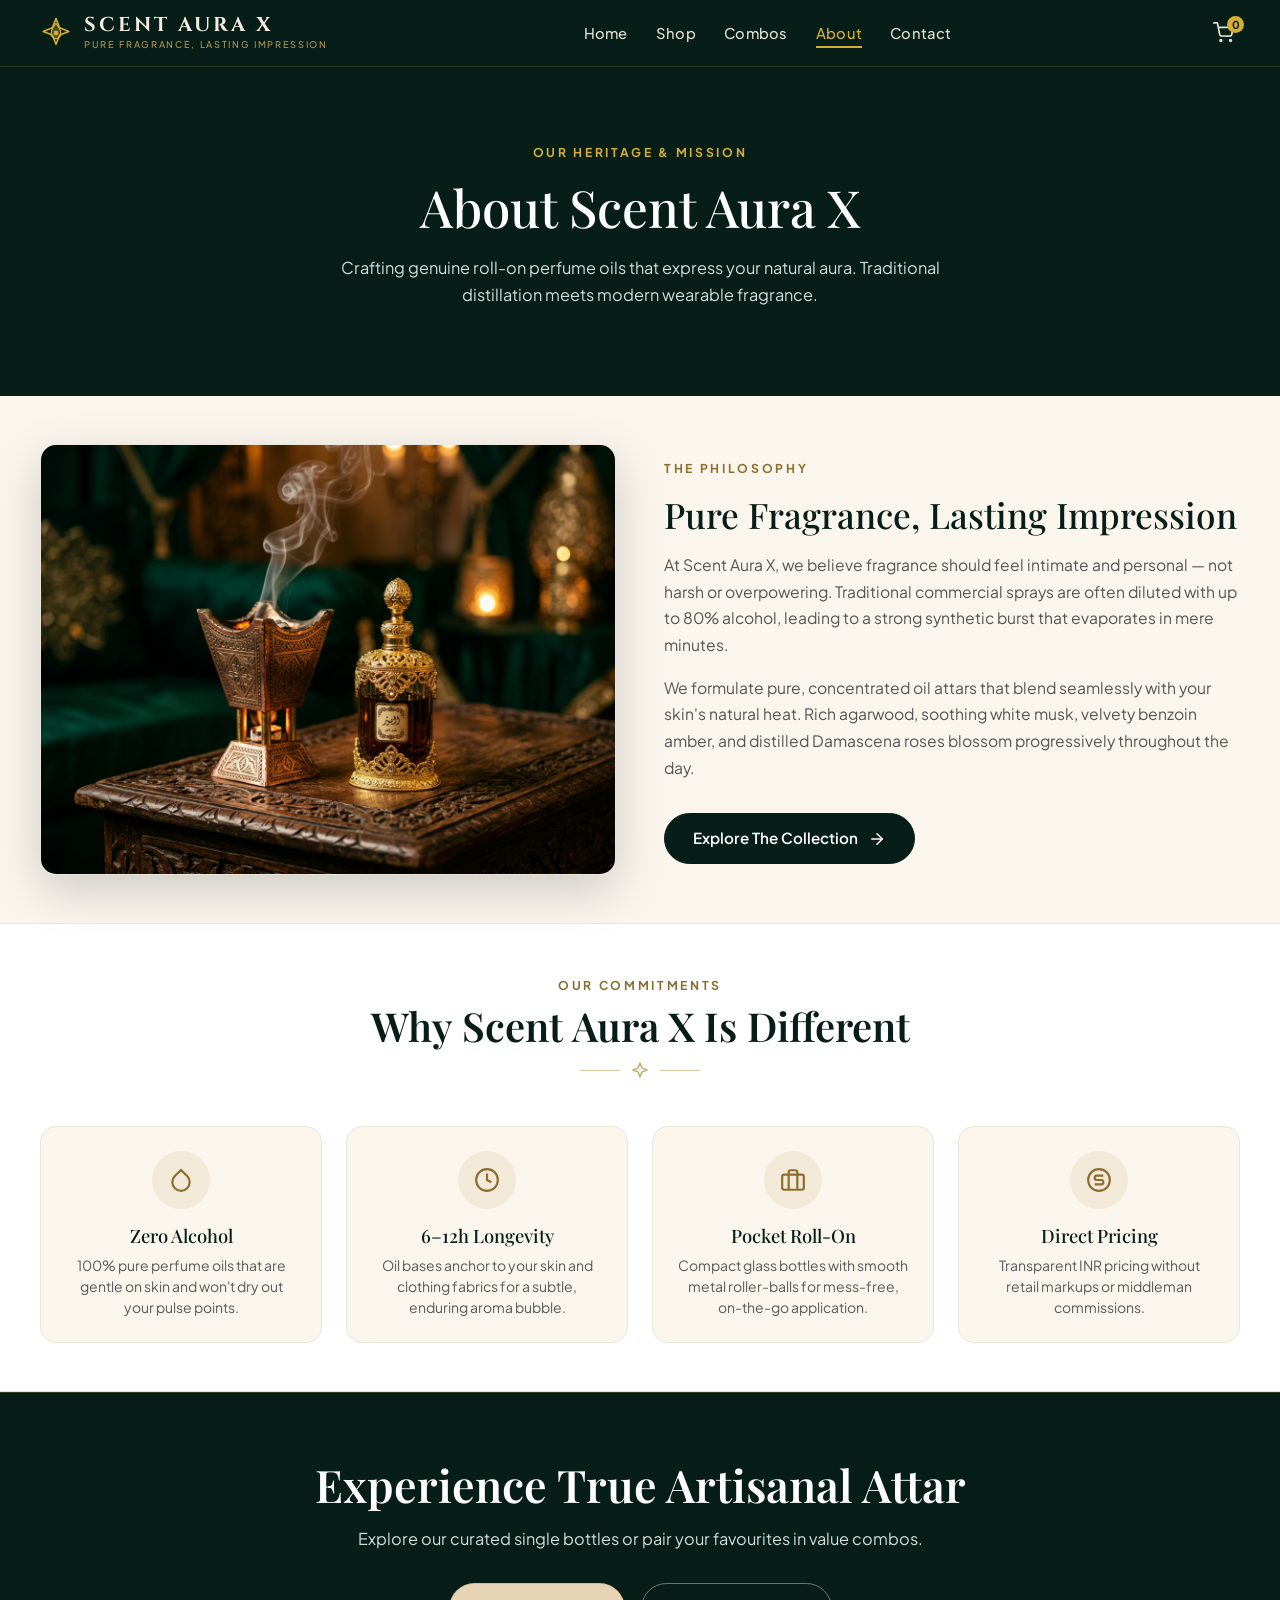
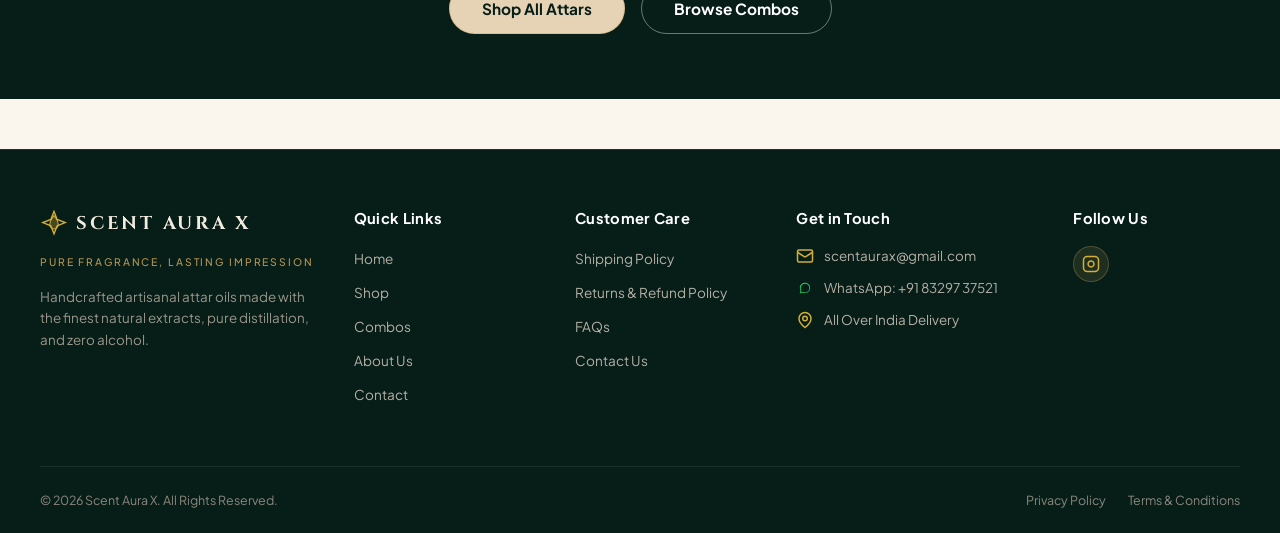
<file: about.html>
<!DOCTYPE html>
<html lang="en">

<head>
  <meta charset="UTF-8" />
  <meta name="viewport" content="width=device-width, initial-scale=1.0" />
  <meta name="description"
    content="About Scent Aura X — Artisanal, alcohol-free roll-on attars crafted for everyday Indian life, special occasions, and lasting impressions." />
  <title>About Us | Scent Aura X — Pure Fragrance, Lasting Impression</title>

  <link href="https://cdn.jsdelivr.net/npm/bootstrap@5.3.3/dist/css/bootstrap.min.css" rel="stylesheet">
  <link rel="stylesheet" href="assets/css/style.css">
  <link rel="stylesheet" href="assets/css/premium.css">
</head>

<body>
  <!-- ==========================================
       SECTION 1: HEADER AND NAVIGATION
       ========================================== -->
  <header class="site-header">
    <div class="header-container">
      <!-- Logo / Brand Wordmark -->
      <a href="index.html" class="brand-wrapper" aria-label="Scent Aura X Home">
        <svg class="brand-logo-icon" viewBox="0 0 40 40" fill="none" xmlns="http://www.w3.org/2000/svg"
          aria-hidden="true">
          <path d="M20 2L24.5 13.5L36 18L24.5 22.5L20 34L15.5 22.5L4 18L15.5 13.5L20 2Z" stroke="#D4AF37"
            stroke-width="2" stroke-linecap="round" stroke-linejoin="round" />
          <path d="M20 8C20 8 26 15 26 21C26 24.3137 23.3137 27 20 27C16.6863 27 14 24.3137 14 21C14 15 20 8 20 8Z"
            fill="#D4AF37" fill-opacity="0.3" stroke="#D4AF37" stroke-width="1.5" />
          <circle cx="20" cy="20" r="3" fill="#D4AF37" />
        </svg>
        <div class="brand-text-block">
          <span class="brand-title">SCENT AURA X</span>
          <span class="brand-tagline">PURE FRAGRANCE, LASTING IMPRESSION</span>
        </div>
      </a>

      <!-- Center Desktop Links -->
      <ul class="nav-links">
        <li><a href="index.html">Home</a></li>
        <li><a href="shop.html">Shop</a></li>
        <li><a href="combos.html">Combos</a></li>
        <li><a href="about.html" class="active">About</a></li>
        <li><a href="contact.html">Contact</a></li>
      </ul>

      <!-- Right Header Actions (Cart, Mobile Toggle) -->
      <div class="header-actions">
        <a href="cart.html" class="header-icon-btn position-relative" aria-label="Shopping Cart">
          <svg width="21" height="21" viewBox="0 0 24 24" fill="none" stroke="currentColor" stroke-width="2"
            stroke-linecap="round" stroke-linejoin="round" aria-hidden="true">
            <circle cx="9" cy="21" r="1"></circle>
            <circle cx="20" cy="21" r="1"></circle>
            <path d="M1 1h4l2.68 13.39a2 2 0 0 0 2 1.61h9.72a2 2 0 0 0 2-1.61L23 6H6"></path>
          </svg>
          <span id="cart-count-badge" class="cart-counter">0</span>
        </a>

        <button type="button" class="mobile-nav-toggle" id="mobile-nav-toggle-btn"
          aria-label="Open mobile navigation menu">
          <svg width="24" height="24" viewBox="0 0 24 24" fill="none" stroke="currentColor" stroke-width="2"
            stroke-linecap="round" stroke-linejoin="round" aria-hidden="true">
            <line x1="3" y1="12" x2="21" y2="12"></line>
            <line x1="3" y1="6" x2="21" y2="6"></line>
            <line x1="3" y1="18" x2="21" y2="18"></line>
          </svg>
        </button>
      </div>
    </div>
  </header>

  <!-- Mobile Navigation Drawer -->
  <div class="mobile-nav-drawer" id="mobile-nav-drawer" role="dialog" aria-modal="true" aria-label="Mobile Navigation">
    <div class="mobile-nav-panel">
      <div class="mobile-nav-header">
        <div class="d-flex align-items-center gap-2">
          <svg class="brand-logo-icon" viewBox="0 0 40 40" fill="none" style="width: 24px; height: 24px;"
            aria-hidden="true">
            <path d="M20 2L24.5 13.5L36 18L24.5 22.5L20 34L15.5 22.5L4 18L15.5 13.5L20 2Z" stroke="#D4AF37"
              stroke-width="2" />
            <path d="M20 8C20 8 26 15 26 21C26 24.3137 23.3137 27 20 27C16.6863 27 14 24.3137 14 21C14 15 20 8 20 8Z"
              fill="#D4AF37" fill-opacity="0.3" stroke="#D4AF37" stroke-width="1.5" />
          </svg>
          <span class="brand-title" style="font-size: 1.05rem;">SCENT AURA X</span>
        </div>
        <button type="button" class="mobile-nav-close" id="mobile-nav-close-btn"
          aria-label="Close navigation menu">&times;</button>
      </div>
      <ul class="mobile-nav-list">
        <li><a href="index.html"><span>Home</span> &rarr;</a></li>
        <li><a href="shop.html"><span>Shop</span> &rarr;</a></li>
        <li><a href="combos.html"><span>Combos</span> &rarr;</a></li>
        <li><a href="about.html" class="active"><span>About</span> &rarr;</a></li>
        <li><a href="contact.html"><span>Contact</span> &rarr;</a></li>
      </ul>
      <div class="mt-auto pt-4 border-top border-secondary">
        <a href="cart.html" class="btn btn-sm w-100 py-2 rounded-pill fw-bold"
          style="background: var(--gold-accent); color: var(--primary-dark);">
          View Cart (<span class="mobile-drawer-cart-count">0</span>)
        </a>
      </div>
    </div>
  </div>

  <!-- Hero Header -->
  <section class="py-5" style="background-color: var(--primary-dark); color: #fff; text-align: center;">
    <div class="container py-4">
      <span class="section-label-gold" style="color: var(--gold-accent);">OUR HERITAGE &amp; MISSION</span>
      <h1 class="font-serif mt-2 mb-3" style="font-size: clamp(2.2rem, 4vw, 3.2rem); color: #fff;">About Scent Aura X
      </h1>
      <p class="mx-auto" style="max-width: 650px; color: #D3DDD8; font-size: 1.02rem; line-height: 1.65;">
        Crafting genuine roll-on perfume oils that express your natural aura. Traditional distillation meets modern
        wearable fragrance.
      </p>
    </div>
  </section>

  <!-- Story & Philosophy Section -->
  <section class="py-5">
    <div class="hero-container">
      <div class="row align-items-center g-5">
        <div class="col-lg-6">
          <div class="rounded-4 overflow-hidden shadow-lg border"
            style="border-color: var(--border-subtle) !important;">
            <img src="assets/images/story-banner.jpg" alt="Heritage of Scent Aura X"
              class="w-100 h-100 object-fit-cover" style="min-height: 380px;">
          </div>
        </div>
        <div class="col-lg-6">
          <span class="section-label-gold">THE PHILOSOPHY</span>
          <h2 class="font-serif mt-2 mb-3" style="font-size: 2.2rem; color: var(--primary-dark);">Pure Fragrance,
            Lasting Impression</h2>
          <p style="color: #555; line-height: 1.7; font-size: 0.98rem;">
            At Scent Aura X, we believe fragrance should feel intimate and personal — not harsh or overpowering.
            Traditional commercial sprays are often diluted with up to 80% alcohol, leading to a strong synthetic burst
            that evaporates in mere minutes.
          </p>
          <p style="color: #555; line-height: 1.7; font-size: 0.98rem;">
            We formulate pure, concentrated oil attars that blend seamlessly with your skin's natural heat. Rich
            agarwood, soothing white musk, velvety benzoin amber, and distilled Damascena roses blossom progressively
            throughout the day.
          </p>
          <div class="pt-3">
            <a href="shop.html" class="btn-hero-primary">
              <span>Explore The Collection</span>
              <svg width="18" height="18" viewBox="0 0 24 24" fill="none" stroke="currentColor" stroke-width="2"
                stroke-linecap="round" stroke-linejoin="round">
                <line x1="5" y1="12" x2="19" y2="12"></line>
                <polyline points="12 5 19 12 12 19"></polyline>
              </svg>
            </a>
          </div>
        </div>
      </div>
    </div>
  </section>

  <!-- Core Pillars -->
  <section class="py-5"
    style="background-color: #FFFFFF; border-top: 1px solid var(--border-subtle); border-bottom: 1px solid var(--border-subtle);">
    <div class="hero-container">
      <div class="section-center-header text-center mb-5">
        <span class="section-label-gold">OUR COMMITMENTS</span>
        <h2 class="section-main-title">Why Scent Aura X Is Different</h2>
        <div class="ornament-divider">
          <span></span>
          <svg width="16" height="16" viewBox="0 0 24 24" fill="none" stroke="currentColor" stroke-width="2">
            <path d="M12 2L15 9L22 12L15 15L12 22L9 15L2 12L9 9L12 2Z" />
          </svg>
          <span></span>
        </div>
      </div>

      <div class="row g-4">
        <div class="col-md-3">
          <div class="p-4 rounded-4 text-center h-100"
            style="background: var(--page-bg); border: 1px solid var(--border-subtle);">
            <div class="d-inline-flex p-3 rounded-circle mb-3"
              style="background: rgba(197, 160, 89, 0.15); color: var(--gold-dark);">
              <svg width="26" height="26" viewBox="0 0 24 24" fill="none" stroke="currentColor" stroke-width="2">
                <path d="M12 2.69l5.66 5.66a8 8 0 1 1-11.31 0z" />
              </svg>
            </div>
            <h4 class="font-serif" style="color: var(--primary-dark); font-size: 1.15rem;">Zero Alcohol</h4>
            <p class="text-muted small mb-0 mt-2">100% pure perfume oils that are gentle on skin and won't dry out your
              pulse points.</p>
          </div>
        </div>

        <div class="col-md-3">
          <div class="p-4 rounded-4 text-center h-100"
            style="background: var(--page-bg); border: 1px solid var(--border-subtle);">
            <div class="d-inline-flex p-3 rounded-circle mb-3"
              style="background: rgba(197, 160, 89, 0.15); color: var(--gold-dark);">
              <svg width="26" height="26" viewBox="0 0 24 24" fill="none" stroke="currentColor" stroke-width="2">
                <circle cx="12" cy="12" r="10"></circle>
                <polyline points="12 6 12 12 16 14"></polyline>
              </svg>
            </div>
            <h4 class="font-serif" style="color: var(--primary-dark); font-size: 1.15rem;">6–12h Longevity</h4>
            <p class="text-muted small mb-0 mt-2">Oil bases anchor to your skin and clothing fabrics for a subtle,
              enduring aroma bubble.</p>
          </div>
        </div>

        <div class="col-md-3">
          <div class="p-4 rounded-4 text-center h-100"
            style="background: var(--page-bg); border: 1px solid var(--border-subtle);">
            <div class="d-inline-flex p-3 rounded-circle mb-3"
              style="background: rgba(197, 160, 89, 0.15); color: var(--gold-dark);">
              <svg width="26" height="26" viewBox="0 0 24 24" fill="none" stroke="currentColor" stroke-width="2">
                <rect x="2" y="7" width="20" height="14" rx="2" ry="2"></rect>
                <path d="M16 21V5a2 2 0 0 0-2-2h-4a2 2 0 0 0-2 2v16"></path>
              </svg>
            </div>
            <h4 class="font-serif" style="color: var(--primary-dark); font-size: 1.15rem;">Pocket Roll-On</h4>
            <p class="text-muted small mb-0 mt-2">Compact glass bottles with smooth metal roller-balls for mess-free,
              on-the-go application.</p>
          </div>
        </div>

        <div class="col-md-3">
          <div class="p-4 rounded-4 text-center h-100"
            style="background: var(--page-bg); border: 1px solid var(--border-subtle);">
            <div class="d-inline-flex p-3 rounded-circle mb-3"
              style="background: rgba(197, 160, 89, 0.15); color: var(--gold-dark);">
              <svg width="26" height="26" viewBox="0 0 24 24" fill="none" stroke="currentColor" stroke-width="2">
                <circle cx="12" cy="12" r="10"></circle>
                <path d="M16 8h-6a2 2 0 1 0 0 4h4a2 2 0 1 1 0 4H8"></path>
              </svg>
            </div>
            <h4 class="font-serif" style="color: var(--primary-dark); font-size: 1.15rem;">Direct Pricing</h4>
            <p class="text-muted small mb-0 mt-2">Transparent INR pricing without retail markups or middleman
              commissions.</p>
          </div>
        </div>
      </div>
    </div>
  </section>

  <!-- CTA Banner -->
  <section class="final-cta-section">
    <div class="final-cta-container">
      <h2 class="final-cta-title">Experience True Artisanal Attar</h2>
      <p class="final-cta-desc">
        Explore our curated single bottles or pair your favourites in value combos.
      </p>
      <div class="d-flex justify-content-center gap-3 flex-wrap">
        <a href="shop.html" class="btn-final-cta">
          <span>Shop All Attars</span>
        </a>
        <a href="combos.html" class="btn-final-cta"
          style="background: transparent; color: #fff; border-color: rgba(255,255,255,0.4);">
          <span>Browse Combos</span>
        </a>
      </div>
    </div>
  </section>

  <!-- ==========================================
       FOOTER
       ========================================== -->
  <footer id="footer-contact" class="site-footer">
    <div class="footer-container">
      <div class="footer-grid">
        <!-- Col 1: Brand & Wordmark -->
        <div>
          <div class="d-flex align-items-center gap-2 mb-3">
            <svg class="brand-logo-icon" viewBox="0 0 40 40" fill="none" style="width: 28px; height: 28px;"
              aria-hidden="true">
              <path d="M20 2L24.5 13.5L36 18L24.5 22.5L20 34L15.5 22.5L4 18L15.5 13.5L20 2Z" stroke="#D4AF37"
                stroke-width="2" />
              <path d="M20 8C20 8 26 15 26 21C26 24.3137 23.3137 27 20 27C16.6863 27 14 24.3137 14 21C14 15 20 8 20 8Z"
                fill="#D4AF37" fill-opacity="0.3" stroke="#D4AF37" stroke-width="1.5" />
            </svg>
            <span class="brand-title" style="font-size: 1.15rem;">SCENT AURA X</span>
          </div>
          <div class="brand-tagline mb-3" style="font-size: 0.65rem;">PURE FRAGRANCE, LASTING IMPRESSION</div>
          <p style="font-size: 0.84rem; color: #9A958A; line-height: 1.6; max-width: 280px;">
            Handcrafted artisanal attar oils made with the finest natural extracts, pure distillation, and zero alcohol.
          </p>
        </div>

        <!-- Col 2: Quick Links -->
        <div>
          <h4 class="footer-col-title">Quick Links</h4>
          <ul class="footer-links-list">
            <li><a href="index.html">Home</a></li>
            <li><a href="shop.html">Shop</a></li>
            <li><a href="combos.html">Combos</a></li>
            <li><a href="about.html">About Us</a></li>
            <li><a href="contact.html">Contact</a></li>
          </ul>
        </div>

        <!-- Col 3: Customer Care -->
        <div>
          <h4 class="footer-col-title">Customer Care</h4>
          <ul class="footer-links-list">
            <li><a href="shipping-policy.html">Shipping Policy</a></li>
            <li><a href="refund-policy.html">Returns &amp; Refund Policy</a></li>
            <li><a href="contact.html#faq">FAQs</a></li>
            <li><a href="contact.html">Contact Us</a></li>
          </ul>
        </div>

        <!-- Col 4: Get in Touch & WhatsApp -->
        <div>
          <h4 class="footer-col-title">Get in Touch</h4>
          <a href="mailto:scentaurax@gmail.com" class="footer-contact-item">
            <svg width="18" height="18" viewBox="0 0 24 24" fill="none" stroke="currentColor" stroke-width="2"
              aria-hidden="true">
              <rect x="2" y="4" width="20" height="16" rx="2"></rect>
              <path d="m22 7-8.97 5.7a1.94 1.94 0 0 1-2.06 0L2 7"></path>
            </svg>
            <span>scentaurax@gmail.com</span>
          </a>
          <a href="https://wa.me/918329737521
           " target="_blank" rel="noopener noreferrer" class="footer-contact-item">
            <svg width="18" height="18" viewBox="0 0 24 24" fill="#25D366" aria-hidden="true">
              <path
                d="M12.031 6.172c-3.181 0-5.767 2.586-5.768 5.766-.001 1.298.38 2.27 1.019 3.287l-.711 2.598 2.664-.699c.974.551 1.834.814 2.8.814 3.181 0 5.767-2.586 5.768-5.766 0-3.18-2.586-5.766-5.772-5.766zm6.819 5.767c-.001 3.766-3.054 6.819-6.819 6.819-1.157 0-2.29-.296-3.29-.861l-3.663.96 1.002-3.666c-.633-1.042-.969-2.247-.968-3.252.001-3.766 3.054-6.819 6.819-6.819 3.765 0 6.819 3.053 6.819 6.819z" />
            </svg>
            <span>WhatsApp: +91 83297 37521</span>
          </a>
          <div class="footer-contact-item">
            <svg width="18" height="18" viewBox="0 0 24 24" fill="none" stroke="currentColor" stroke-width="2"
              aria-hidden="true">
              <path d="M20 10c0 6-8 12-8 12s-8-6-8-12a8 8 0 0 1 16 0Z" />
              <circle cx="12" cy="10" r="3" />
            </svg>
            <span>All Over India Delivery</span>
          </div>
        </div>

        <!-- Col 5: Follow Us -->
        <div>
          <h4 class="footer-col-title">Follow Us</h4>
          <div class="footer-social-icons">
            <a href="https://www.instagram.com/scent_aura_x/" target="_blank" rel="noopener noreferrer" class="footer-social-icon" aria-label="Instagram">
              <svg width="18" height="18" viewBox="0 0 24 24" fill="none" stroke="currentColor" stroke-width="2"
                aria-hidden="true">
                <rect x="2" y="2" width="20" height="20" rx="5" ry="5"></rect>
                <path d="M16 11.37A4 4 0 1 1 12.63 8 4 4 0 0 1 16 11.37z"></path>
                <line x1="17.5" y1="6.5" x2="17.51" y2="6.5"></line>
              </svg>
            </a>
          </div>
        </div>
      </div>

      <div class="footer-bottom-bar">
        <span>&copy; <span id="current-year">2026</span> Scent Aura X. All Rights Reserved.</span>
        <div>
          <a href="#">Privacy Policy</a>
          <a href="#">Terms &amp; Conditions</a>
        </div>
      </div>
    </div>
  </footer>

  <script src="assets/js/products.js"></script>
  <script src="assets/js/main.js"></script>
</body>

</html>
</file>
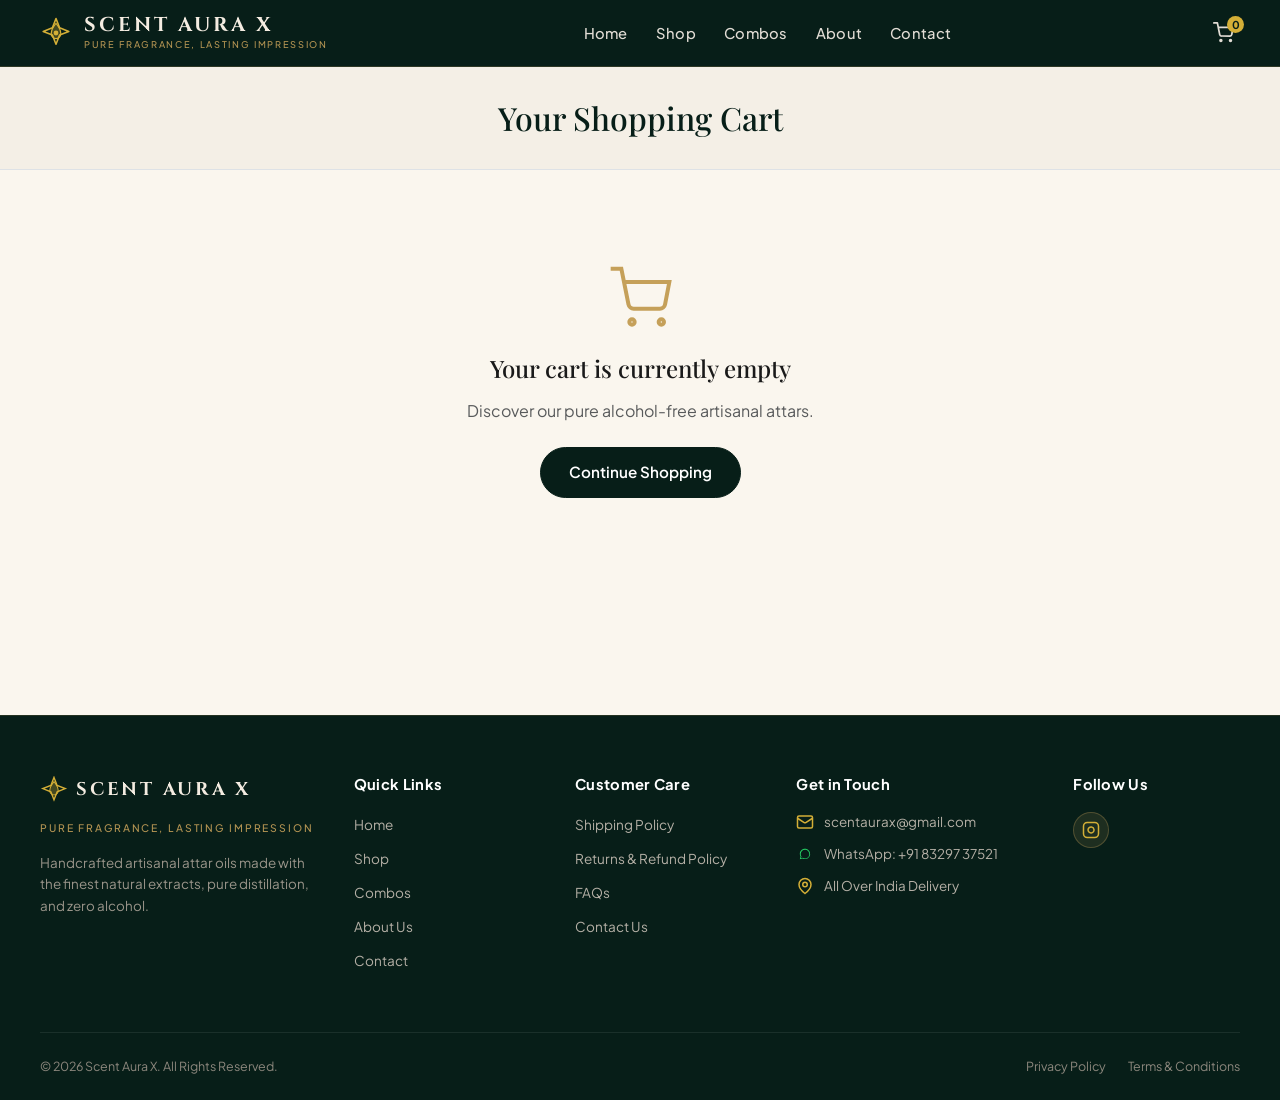
<file: cart.html>
<!DOCTYPE html>
<html lang="en">

<head>
  <meta charset="UTF-8" />
  <meta name="viewport" content="width=device-width, initial-scale=1.0" />
  <title>Your Cart | Scent Aura X</title>
  <link href="https://cdn.jsdelivr.net/npm/bootstrap@5.3.3/dist/css/bootstrap.min.css" rel="stylesheet">
  <link rel="stylesheet" href="assets/css/style.css">
</head>

<body>
  <!-- ==========================================
       HEADER AND NAVIGATION
       ========================================== -->
  <header class="site-header">
    <div class="header-container">
      <!-- Logo / Brand Wordmark -->
      <a href="index.html" class="brand-wrapper" aria-label="Scent Aura X Home">
        <svg class="brand-logo-icon" viewBox="0 0 40 40" fill="none" xmlns="http://www.w3.org/2000/svg"
          aria-hidden="true">
          <path d="M20 2L24.5 13.5L36 18L24.5 22.5L20 34L15.5 22.5L4 18L15.5 13.5L20 2Z" stroke="#D4AF37"
            stroke-width="2" stroke-linecap="round" stroke-linejoin="round" />
          <path d="M20 8C20 8 26 15 26 21C26 24.3137 23.3137 27 20 27C16.6863 27 14 24.3137 14 21C14 15 20 8 20 8Z"
            fill="#D4AF37" fill-opacity="0.3" stroke="#D4AF37" stroke-width="1.5" />
          <circle cx="20" cy="20" r="3" fill="#D4AF37" />
        </svg>
        <div class="brand-text-block">
          <span class="brand-title">SCENT AURA X</span>
          <span class="brand-tagline">PURE FRAGRANCE, LASTING IMPRESSION</span>
        </div>
      </a>

      <!-- Center Desktop Links -->
      <ul class="nav-links">
        <li><a href="index.html">Home</a></li>
        <li><a href="shop.html">Shop</a></li>
        <li><a href="combos.html">Combos</a></li>
        <li><a href="about.html">About</a></li>
        <li><a href="contact.html">Contact</a></li>
      </ul>

      <!-- Right Header Actions (Cart, Mobile Toggle) -->
      <div class="header-actions">
        <!-- Cart with Live Count Badge -->
        <a href="cart.html" class="header-icon-btn position-relative active" aria-label="Shopping Cart">
          <svg width="21" height="21" viewBox="0 0 24 24" fill="none" stroke="currentColor" stroke-width="2"
            stroke-linecap="round" stroke-linejoin="round" aria-hidden="true">
            <circle cx="9" cy="21" r="1"></circle>
            <circle cx="20" cy="21" r="1"></circle>
            <path d="M1 1h4l2.68 13.39a2 2 0 0 0 2 1.61h9.72a2 2 0 0 0 2-1.61L23 6H6"></path>
          </svg>
          <span id="cart-count-badge" class="cart-counter">0</span>
        </a>

        <!-- Mobile Navigation Menu Toggle -->
        <button type="button" class="mobile-nav-toggle" id="mobile-nav-toggle-btn"
          aria-label="Open mobile navigation menu">
          <svg width="24" height="24" viewBox="0 0 24 24" fill="none" stroke="currentColor" stroke-width="2"
            stroke-linecap="round" stroke-linejoin="round" aria-hidden="true">
            <line x1="3" y1="12" x2="21" y2="12"></line>
            <line x1="3" y1="6" x2="21" y2="6"></line>
            <line x1="3" y1="18" x2="21" y2="18"></line>
          </svg>
        </button>
      </div>
    </div>
  </header>

  <!-- Mobile Navigation Drawer -->
  <div class="mobile-nav-drawer" id="mobile-nav-drawer" role="dialog" aria-modal="true" aria-label="Mobile Navigation">
    <div class="mobile-nav-panel">
      <div class="mobile-nav-header">
        <div class="d-flex align-items-center gap-2">
          <svg class="brand-logo-icon" viewBox="0 0 40 40" fill="none" style="width: 24px; height: 24px;"
            aria-hidden="true">
            <path d="M20 2L24.5 13.5L36 18L24.5 22.5L20 34L15.5 22.5L4 18L15.5 13.5L20 2Z" stroke="#D4AF37"
              stroke-width="2" />
            <path d="M20 8C20 8 26 15 26 21C26 24.3137 23.3137 27 20 27C16.6863 27 14 24.3137 14 21C14 15 20 8 20 8Z"
              fill="#D4AF37" fill-opacity="0.3" stroke="#D4AF37" stroke-width="1.5" />
          </svg>
          <span class="brand-title" style="font-size: 1.05rem;">SCENT AURA X</span>
        </div>
        <button type="button" class="mobile-nav-close" id="mobile-nav-close-btn"
          aria-label="Close navigation menu">&times;</button>
      </div>
      <ul class="mobile-nav-list">
        <li><a href="index.html"><span>Home</span> &rarr;</a></li>
        <li><a href="shop.html"><span>Shop</span> &rarr;</a></li>
        <li><a href="combos.html"><span>Combos</span> &rarr;</a></li>
        <li><a href="about.html"><span>About</span> &rarr;</a></li>
        <li><a href="contact.html"><span>Contact</span> &rarr;</a></li>
      </ul>
      <div class="mt-auto pt-4 border-top border-secondary">
        <a href="cart.html" class="btn btn-sm w-100 py-2 rounded-pill fw-bold"
          style="background: var(--gold-accent); color: var(--primary-dark);">
          View Cart (<span class="mobile-drawer-cart-count">0</span>)
        </a>
      </div>
    </div>
  </div>

  <section class="py-4 border-bottom" style="background-color: #F4EFE6;">
    <div class="container text-center py-2">
      <h1 class="font-serif h2 mb-0" style="color: var(--primary-dark);">Your Shopping Cart</h1>
    </div>
  </section>

  <section class="py-5" style="min-height: 55vh;">
    <div class="container">

      <!-- Empty State -->
      <div id="empty-cart-state" class="text-center py-5" style="display: none;">
        <div class="mb-4">
          <svg width="64" height="64" viewBox="0 0 24 24" fill="none" stroke="var(--gold-primary)" stroke-width="1.5">
            <circle cx="9" cy="21" r="1"></circle>
            <circle cx="20" cy="21" r="1"></circle>
            <path d="M1 1h4l2.68 13.39a2 2 0 0 0 2 1.61h9.72a2 2 0 0 0 2-1.61L23 6H6"></path>
          </svg>
        </div>
        <h3 class="h4 mb-3 font-serif">Your cart is currently empty</h3>
        <p class="text-muted mb-4">Discover our pure alcohol-free artisanal attars.</p>
        <a href="shop.html" class="btn-hero-primary">Continue Shopping</a>
      </div>

      <!-- Cart Content -->
      <div id="cart-content" class="row g-5" style="display: none;">
        <!-- Left Column: Items -->
        <div class="col-lg-7">
          <div class="d-flex justify-content-between align-items-end mb-4 border-bottom pb-2">
            <h2 class="h5 mb-0 text-uppercase fw-bold text-muted">Selected Attars</h2>
          </div>
          <div id="cart-items-container">
            <!-- Items rendered via JS -->
          </div>
          <div class="mt-4">
            <a href="shop.html" class="text-decoration-none fw-bold small d-inline-flex align-items-center gap-1"
              style="color: var(--primary-dark);">
              ← Continue Shopping
            </a>
          </div>
        </div>

        <!-- Right Column: Summary (Only Proceed to Checkout) -->
        <div class="col-lg-5">
          <div class="p-4 rounded-4"
            style="background: #FFFFFF; border: 1px solid var(--border-subtle); box-shadow: 0 10px 30px rgba(0,0,0,0.03);">
            <h2 class="h5 mb-4 text-uppercase fw-bold text-muted border-bottom pb-3">Cart Summary</h2>

            <div class="d-flex justify-content-between mb-3">
              <span class="text-muted">Subtotal</span>
              <strong id="summary-subtotal">₹0</strong>
            </div>

            <div class="d-flex justify-content-between mb-3">
              <span class="text-muted">Shipping</span>
              <strong id="summary-shipping">₹50</strong>
            </div>

            <div id="discount-row" class="d-flex justify-content-between mb-3" style="display: none;">
              <span class="text-muted">Discount</span>
              <strong id="summary-discount" class="text-success"></strong>
            </div>

            <div class="d-flex justify-content-between mb-4 border-top pt-3">
              <span class="fs-5 fw-bold" style="color: var(--primary-dark);">Estimated Total</span>
              <span class="fs-4 fw-bold" style="color: var(--primary-dark);" id="summary-total">₹0</span>
            </div>

            <!-- ONLY Proceed to Checkout Button -->
            <a href="checkout.html" class="btn w-100 py-3 rounded-pill fw-bold text-white mb-2"
              style="background-color: var(--primary-dark); font-size: 1.05rem; box-shadow: 0 8px 24px rgba(7, 30, 24, 0.2);">
              Proceed to Checkout →
            </a>

            <div class="text-center mt-3">
              <small class="text-muted">🔒 Safe & Secure Checkout</small>
            </div>
          </div>
        </div>
      </div>

    </div>
  </section>

  <!-- ==========================================
       FOOTER
       ========================================== -->
  <footer id="footer-contact" class="site-footer">
    <div class="footer-container">
      <div class="footer-grid">
        <!-- Col 1: Brand & Wordmark -->
        <div>
          <div class="d-flex align-items-center gap-2 mb-3">
            <svg class="brand-logo-icon" viewBox="0 0 40 40" fill="none" style="width: 28px; height: 28px;"
              aria-hidden="true">
              <path d="M20 2L24.5 13.5L36 18L24.5 22.5L20 34L15.5 22.5L4 18L15.5 13.5L20 2Z" stroke="#D4AF37"
                stroke-width="2" />
              <path d="M20 8C20 8 26 15 26 21C26 24.3137 23.3137 27 20 27C16.6863 27 14 24.3137 14 21C14 15 20 8 20 8Z"
                fill="#D4AF37" fill-opacity="0.3" stroke="#D4AF37" stroke-width="1.5" />
            </svg>
            <span class="brand-title" style="font-size: 1.15rem;">SCENT AURA X</span>
          </div>
          <div class="brand-tagline mb-3" style="font-size: 0.65rem;">PURE FRAGRANCE, LASTING IMPRESSION</div>
          <p style="font-size: 0.84rem; color: #9A958A; line-height: 1.6; max-width: 280px;">
            Handcrafted artisanal attar oils made with the finest natural extracts, pure distillation, and zero alcohol.
          </p>
        </div>

        <!-- Col 2: Quick Links -->
        <div>
          <h4 class="footer-col-title">Quick Links</h4>
          <ul class="footer-links-list">
            <li><a href="index.html">Home</a></li>
            <li><a href="shop.html">Shop</a></li>
            <li><a href="combos.html">Combos</a></li>
            <li><a href="about.html">About Us</a></li>
            <li><a href="contact.html">Contact</a></li>
          </ul>
        </div>

        <!-- Col 3: Customer Care -->
        <div>
          <h4 class="footer-col-title">Customer Care</h4>
          <ul class="footer-links-list">
            <li><a href="shipping-policy.html">Shipping Policy</a></li>
            <li><a href="refund-policy.html">Returns &amp; Refund Policy</a></li>
            <li><a href="contact.html#faq">FAQs</a></li>
            <li><a href="contact.html">Contact Us</a></li>
          </ul>
        </div>

        <!-- Col 4: Get in Touch & WhatsApp -->
        <div>
          <h4 class="footer-col-title">Get in Touch</h4>
          <a href="mailto:scentaurax@gmail.com" class="footer-contact-item">
            <svg width="18" height="18" viewBox="0 0 24 24" fill="none" stroke="currentColor" stroke-width="2"
              aria-hidden="true">
              <rect x="2" y="4" width="20" height="16" rx="2"></rect>
              <path d="m22 7-8.97 5.7a1.94 1.94 0 0 1-2.06 0L2 7"></path>
            </svg>
            <span>scentaurax@gmail.com</span>
          </a>
          <a href="https://wa.me/918329737521
           " target="_blank" rel="noopener noreferrer" class="footer-contact-item">
            <svg width="18" height="18" viewBox="0 0 24 24" fill="#25D366" aria-hidden="true">
              <path
                d="M12.031 6.172c-3.181 0-5.767 2.586-5.768 5.766-.001 1.298.38 2.27 1.019 3.287l-.711 2.598 2.664-.699c.974.551 1.834.814 2.8.814 3.181 0 5.767-2.586 5.768-5.766 0-3.18-2.586-5.766-5.772-5.766zm6.819 5.767c-.001 3.766-3.054 6.819-6.819 6.819-1.157 0-2.29-.296-3.29-.861l-3.663.96 1.002-3.666c-.633-1.042-.969-2.247-.968-3.252.001-3.766 3.054-6.819 6.819-6.819 3.765 0 6.819 3.053 6.819 6.819z" />
            </svg>
            <span>WhatsApp: +91 83297 37521</span>
          </a>
          <div class="footer-contact-item">
            <svg width="18" height="18" viewBox="0 0 24 24" fill="none" stroke="currentColor" stroke-width="2"
              aria-hidden="true">
              <path d="M20 10c0 6-8 12-8 12s-8-6-8-12a8 8 0 0 1 16 0Z" />
              <circle cx="12" cy="10" r="3" />
            </svg>
            <span>All Over India Delivery</span>
          </div>
        </div>

        <!-- Col 5: Follow Us -->
        <div>
          <h4 class="footer-col-title">Follow Us</h4>
          <div class="footer-social-icons">
            <a href="https://www.instagram.com/scent_aura_x/" target="_blank" rel="noopener noreferrer" class="footer-social-icon" aria-label="Instagram">
              <svg width="18" height="18" viewBox="0 0 24 24" fill="none" stroke="currentColor" stroke-width="2"
                aria-hidden="true">
                <rect x="2" y="2" width="20" height="20" rx="5" ry="5"></rect>
                <path d="M16 11.37A4 4 0 1 1 12.63 8 4 4 0 0 1 16 11.37z"></path>
                <line x1="17.5" y1="6.5" x2="17.51" y2="6.5"></line>
              </svg>
            </a>
          </div>
        </div>
      </div>

      <div class="footer-bottom-bar">
        <span>&copy; <span id="current-year">2026</span> Scent Aura X. All Rights Reserved.</span>
        <div>
          <a href="#">Privacy Policy</a>
          <a href="#">Terms &amp; Conditions</a>
        </div>
      </div>
    </div>
  </footer>

  <script src="assets/js/products.js"></script>
  <script src="assets/js/main.js"></script>
  <script src="assets/js/cart.js"></script>
</body>

</html>
</file>
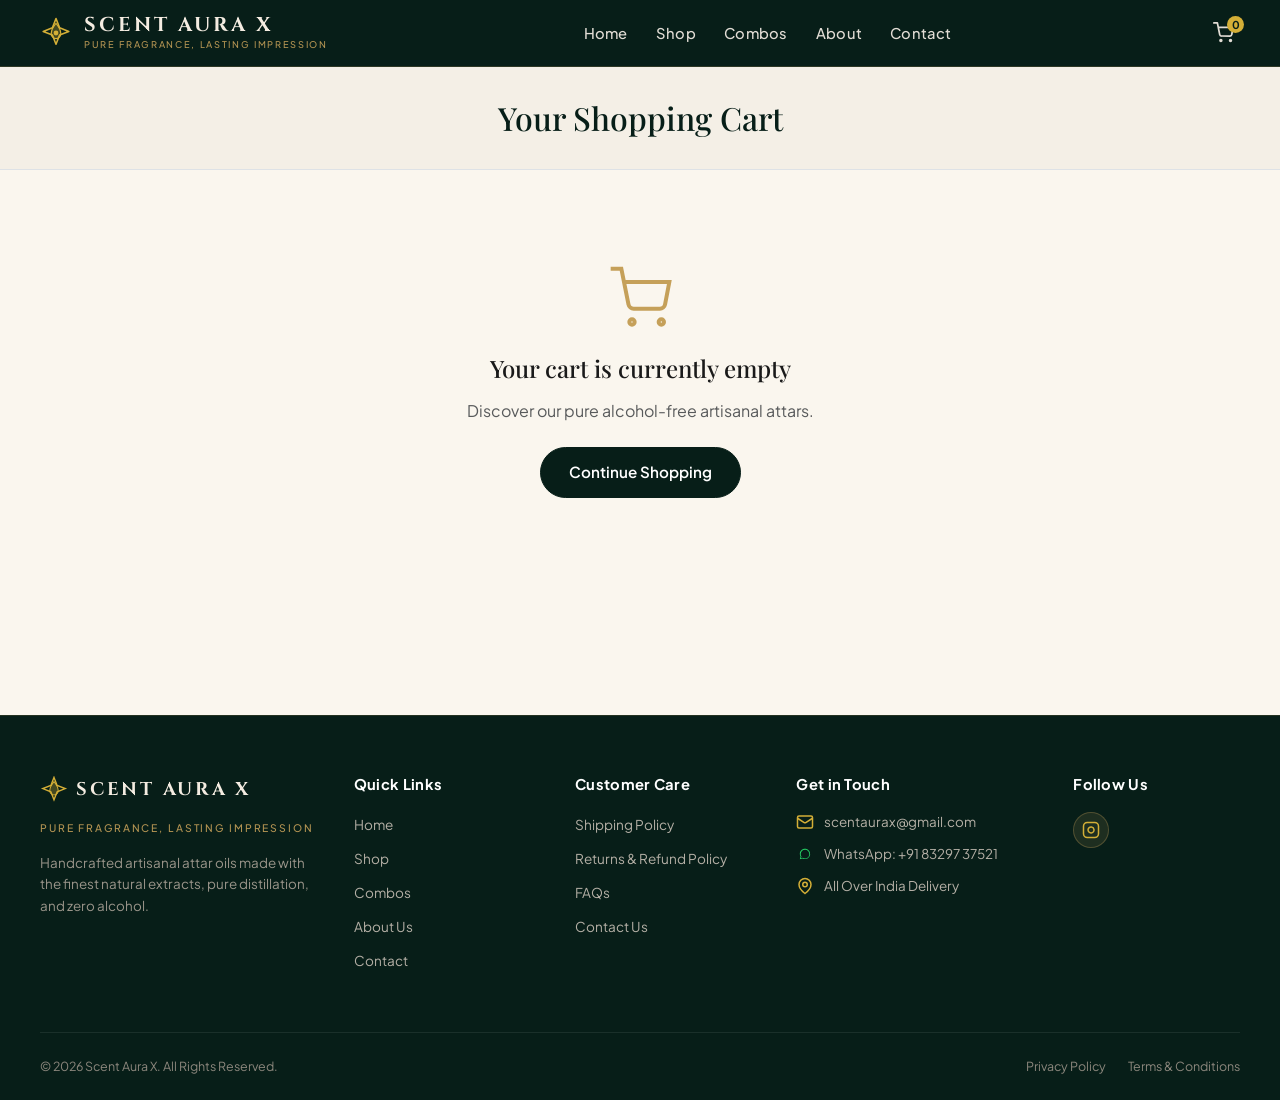
<file: checkout.html>
<!DOCTYPE html>
<html lang="en">

<head>
  <meta charset="UTF-8" />
  <meta name="viewport" content="width=device-width, initial-scale=1.0" />
  <title>Checkout | Scent Aura X</title>
  <link href="https://cdn.jsdelivr.net/npm/bootstrap@5.3.3/dist/css/bootstrap.min.css" rel="stylesheet">
  <link rel="stylesheet" href="assets/css/style.css">
</head>

<body style="background-color: var(--page-bg);">
  <!-- ==========================================
       HEADER AND NAVIGATION
       ========================================== -->
  <header class="site-header">
    <div class="header-container">
      <!-- Logo / Brand Wordmark -->
      <a href="index.html" class="brand-wrapper" aria-label="Scent Aura X Home">
        <svg class="brand-logo-icon" viewBox="0 0 40 40" fill="none" xmlns="http://www.w3.org/2000/svg"
          aria-hidden="true">
          <path d="M20 2L24.5 13.5L36 18L24.5 22.5L20 34L15.5 22.5L4 18L15.5 13.5L20 2Z" stroke="#D4AF37"
            stroke-width="2" stroke-linecap="round" stroke-linejoin="round" />
          <path d="M20 8C20 8 26 15 26 21C26 24.3137 23.3137 27 20 27C16.6863 27 14 24.3137 14 21C14 15 20 8 20 8Z"
            fill="#D4AF37" fill-opacity="0.3" stroke="#D4AF37" stroke-width="1.5" />
          <circle cx="20" cy="20" r="3" fill="#D4AF37" />
        </svg>
        <div class="brand-text-block">
          <span class="brand-title">SCENT AURA X</span>
          <span class="brand-tagline">PURE FRAGRANCE, LASTING IMPRESSION</span>
        </div>
      </a>

      <!-- Center Desktop Links -->
      <ul class="nav-links">
        <li><a href="index.html">Home</a></li>
        <li><a href="shop.html">Shop</a></li>
        <li><a href="combos.html">Combos</a></li>
        <li><a href="about.html">About</a></li>
        <li><a href="contact.html">Contact</a></li>
      </ul>

      <!-- Right Header Actions (Cart, Mobile Toggle) -->
      <div class="header-actions">
        <!-- Cart with Live Count Badge -->
        <a href="cart.html" class="header-icon-btn position-relative" aria-label="Shopping Cart">
          <svg width="21" height="21" viewBox="0 0 24 24" fill="none" stroke="currentColor" stroke-width="2"
            stroke-linecap="round" stroke-linejoin="round" aria-hidden="true">
            <circle cx="9" cy="21" r="1"></circle>
            <circle cx="20" cy="21" r="1"></circle>
            <path d="M1 1h4l2.68 13.39a2 2 0 0 0 2 1.61h9.72a2 2 0 0 0 2-1.61L23 6H6"></path>
          </svg>
          <span id="cart-count-badge" class="cart-counter">0</span>
        </a>

        <!-- Mobile Navigation Menu Toggle -->
        <button type="button" class="mobile-nav-toggle" id="mobile-nav-toggle-btn"
          aria-label="Open mobile navigation menu">
          <svg width="24" height="24" viewBox="0 0 24 24" fill="none" stroke="currentColor" stroke-width="2"
            stroke-linecap="round" stroke-linejoin="round" aria-hidden="true">
            <line x1="3" y1="12" x2="21" y2="12"></line>
            <line x1="3" y1="6" x2="21" y2="6"></line>
            <line x1="3" y1="18" x2="21" y2="18"></line>
          </svg>
        </button>
      </div>
    </div>
  </header>

  <!-- Mobile Navigation Drawer -->
  <div class="mobile-nav-drawer" id="mobile-nav-drawer" role="dialog" aria-modal="true" aria-label="Mobile Navigation">
    <div class="mobile-nav-panel">
      <div class="mobile-nav-header">
        <div class="d-flex align-items-center gap-2">
          <svg class="brand-logo-icon" viewBox="0 0 40 40" fill="none" style="width: 24px; height: 24px;"
            aria-hidden="true">
            <path d="M20 2L24.5 13.5L36 18L24.5 22.5L20 34L15.5 22.5L4 18L15.5 13.5L20 2Z" stroke="#D4AF37"
              stroke-width="2" />
            <path d="M20 8C20 8 26 15 26 21C26 24.3137 23.3137 27 20 27C16.6863 27 14 24.3137 14 21C14 15 20 8 20 8Z"
              fill="#D4AF37" fill-opacity="0.3" stroke="#D4AF37" stroke-width="1.5" />
          </svg>
          <span class="brand-title" style="font-size: 1.05rem;">SCENT AURA X</span>
        </div>
        <button type="button" class="mobile-nav-close" id="mobile-nav-close-btn"
          aria-label="Close navigation menu">&times;</button>
      </div>
      <ul class="mobile-nav-list">
        <li><a href="index.html"><span>Home</span> &rarr;</a></li>
        <li><a href="shop.html"><span>Shop</span> &rarr;</a></li>
        <li><a href="combos.html"><span>Combos</span> &rarr;</a></li>
        <li><a href="about.html"><span>About</span> &rarr;</a></li>
        <li><a href="contact.html"><span>Contact</span> &rarr;</a></li>
      </ul>
      <div class="mt-auto pt-4 border-top border-secondary">
        <a href="cart.html" class="btn btn-sm w-100 py-2 rounded-pill fw-bold"
          style="background: var(--gold-accent); color: var(--primary-dark);">
          View Cart (<span class="mobile-drawer-cart-count">0</span>)
        </a>
      </div>
    </div>
  </div>

  <section class="py-5">
    <div class="container" style="max-width: 1040px;">
      <div class="mb-4">
        <a href="cart.html"
          class="text-decoration-none text-muted small fw-bold d-inline-flex align-items-center gap-1">
          <svg width="16" height="16" viewBox="0 0 24 24" fill="none" stroke="currentColor" stroke-width="2">
            <polyline points="15 18 9 12 15 6"></polyline>
          </svg>
          <span>Back to Cart</span>
        </a>
      </div>

      <div class="row g-5">

        <!-- Left Column: Delivery Form -->
        <div class="col-lg-7">
          <div class="p-4 rounded-4"
            style="background: #FFFFFF; border: 1px solid var(--border-subtle); box-shadow: 0 10px 30px rgba(0,0,0,0.03);">
            <h2 class="h5 mb-4 text-uppercase fw-bold text-muted border-bottom pb-3">Delivery Information</h2>

            <form id="checkout-form" novalidate>

              <div class="row g-3 mb-4">
                <div class="col-12">
                  <label class="form-label fw-bold small">Full Name *</label>
                  <input type="text" id="fullName" class="form-control" required placeholder="e.g. John Doe">
                  <div class="invalid-feedback">Please enter your full name.</div>
                </div>

                <div class="col-md-6">
                  <label class="form-label fw-bold small">Mobile Number *</label>
                  <input type="tel" id="phone" class="form-control" pattern="^[0-9]{10}$" maxlength="10"
                    inputmode="numeric" required placeholder="10-digit mobile number">
                  <div class="invalid-feedback">Please enter a valid 10-digit mobile number.</div>
                </div>

                <div class="col-md-6">
                  <label class="form-label fw-bold small">Email Address *</label>
                  <input type="email" id="email" class="form-control" required placeholder="name@example.com">
                  <div class="invalid-feedback">Please enter a valid email address.</div>
                </div>
              </div>

              <h2 class="h5 mb-4 mt-4 text-uppercase fw-bold text-muted border-bottom pb-3">Shipping Address</h2>

              <div class="row g-3 mb-4">
                <div class="col-12">
                  <label class="form-label fw-bold small">Street Address *</label>
                  <input type="text" id="address" class="form-control" required
                    placeholder="House/Flat No., Building, Street">
                  <div class="invalid-feedback">Please enter your complete street address.</div>
                </div>

                <div class="col-md-4">
                  <label class="form-label fw-bold small">Pincode *</label>
                  <div class="position-relative">
                    <input type="tel" id="pincode" class="form-control" pattern="^[1-8][0-9]{5}$" maxlength="6"
                      inputmode="numeric" required placeholder="6 digits (e.g. 110001)">
                    <span id="pincode-spinner" class="spinner-border spinner-border-sm position-absolute text-muted"
                      style="right: 12px; top: 12px; display: none;" role="status"></span>
                  </div>
                  <div id="pincode-feedback" class="invalid-feedback">Enter a valid 6-digit Indian PIN code.</div>
                  <small id="pincode-status" class="text-muted"
                    style="font-size: 0.75rem; display: block; margin-top: 3px;"></small>
                </div>

                <div class="col-md-4">
                  <label class="form-label fw-bold small">City / District *</label>
                  <input type="text" id="city" class="form-control" pattern="^[a-zA-Z\s.'-]{2,}$" minlength="2" required
                    placeholder="City or District">
                  <div id="city-feedback" class="invalid-feedback">Please enter a valid city or district (letters only,
                    min 2 characters).</div>
                </div>

                <div class="col-md-4">
                  <label class="form-label fw-bold small">State *</label>
                  <input type="text" id="state" class="form-control" pattern="^[a-zA-Z\s.'-]{3,}$" minlength="3"
                    required placeholder="State">
                  <div id="state-feedback" class="invalid-feedback">Please enter a valid Indian state or Union
                    Territory.</div>
                </div>
              </div>

              <!-- Payment Section: Single Direct "Order on WhatsApp" Button with instructions -->
              <h2 class="h5 mb-3 mt-4 text-uppercase fw-bold text-muted border-bottom pb-3">Complete Order</h2>

              <div class="p-3 rounded-3 mb-4"
                style="background-color: #FAF6EE; border: 1px solid rgba(197, 160, 89, 0.4);">
                <div class="d-flex align-items-center gap-2 mb-2">
                  <svg width="20" height="20" viewBox="0 0 24 24" fill="#25D366">
                    <path
                      d="M12.031 6.172c-3.181 0-5.767 2.586-5.768 5.766-.001 1.298.38 2.27 1.019 3.287l-.711 2.598 2.664-.699c.974.551 1.834.814 2.8.814 3.181 0 5.767-2.586 5.768-5.766 0-3.18-2.586-5.766-5.772-5.766zm6.819 5.767c-.001 3.766-3.054 6.819-6.819 6.819-1.157 0-2.29-.296-3.29-.861l-3.663.96 1.002-3.666c-.633-1.042-.969-2.247-.968-3.252.001-3.766 3.054-6.819 6.819-6.819 3.765 0 6.819 3.053 6.819 6.819z" />
                  </svg>
                  <strong style="color: var(--primary-dark); font-size: 0.95rem;">Direct WhatsApp Confirmation</strong>
                </div>
                <p class="small text-muted mb-0" style="line-height: 1.5;">
                  Clicking the button below will securely send your delivery details and cart summary directly to our
                  WhatsApp support team for fast order confirmation & dispatch.
                </p>
              </div>

              <!-- Only WhatsApp Order Button here -->
              <button type="submit" id="btn-submit-order"
                class="btn w-100 py-3 rounded-pill fw-bold text-white fs-5 d-flex align-items-center justify-content-center gap-2"
                style="background-color: var(--primary-dark); box-shadow: 0 8px 24px rgba(7, 30, 24, 0.25);">
                <svg width="22" height="22" viewBox="0 0 24 24" fill="#25D366">
                  <path
                    d="M12.031 6.172c-3.181 0-5.767 2.586-5.768 5.766-.001 1.298.38 2.27 1.019 3.287l-.711 2.598 2.664-.699c.974.551 1.834.814 2.8.814 3.181 0 5.767-2.586 5.768-5.766 0-3.18-2.586-5.766-5.772-5.766zm6.819 5.767c-.001 3.766-3.054 6.819-6.819 6.819-1.157 0-2.29-.296-3.29-.861l-3.663.96 1.002-3.666c-.633-1.042-.969-2.247-.968-3.252.001-3.766 3.054-6.819 6.819-6.819 3.765 0 6.819 3.053 6.819 6.819z" />
                </svg>
                <span>Order on WhatsApp</span>
              </button>
            </form>
          </div>
        </div>

        <!-- Right Column: Order Summary & Coupon Code Box -->
        <div class="col-lg-5">
          <div class="p-4 rounded-4"
            style="background: #FFFFFF; border: 1px solid var(--border-subtle); box-shadow: 0 10px 30px rgba(0,0,0,0.03);">
            <h2 class="h5 mb-4 text-uppercase fw-bold text-muted border-bottom pb-3">Order Summary</h2>

            <div id="checkout-items" class="mb-3">
              <!-- Rendered via checkout.js -->
            </div>

            <!-- Coupon Code Section in Order Summary -->
            <div class="mb-4 pt-2 border-top">
              <label class="form-label fw-bold small text-muted text-uppercase mb-2">Have a Coupon Code?</label>
              <div class="input-group">
                <input type="text" id="checkout-coupon-input" class="form-control text-uppercase"
                  placeholder="Enter coupon code (e.g. SCENT10)">
                <button type="button" class="btn fw-bold px-3"
                  style="background-color: var(--primary-dark); color: #fff;" onclick="applyCheckoutCoupon()">
                  Apply
                </button>
              </div>
              <div id="checkout-coupon-message" class="mt-2"></div>
            </div>

            <div class="border-top pt-3 mb-3">
              <div class="d-flex justify-content-between mb-2">
                <span class="text-muted">Subtotal</span>
                <span id="summary-subtotal" class="fw-bold">₹0</span>
              </div>
              <div class="d-flex justify-content-between mb-2">
                <span class="text-muted">Shipping</span>
                <span id="summary-shipping" class="fw-bold">₹50</span>
              </div>
              <div id="discount-row" class="d-flex justify-content-between mb-2" style="display: none;">
                <span class="text-muted">Discount</span>
                <span id="summary-discount" class="text-success fw-bold"></span>
              </div>
            </div>

            <div class="d-flex justify-content-between border-top pt-3">
              <span class="fs-5 fw-bold" style="color: var(--primary-dark);">Total Amount</span>
              <span id="summary-total" class="fs-4 fw-bold" style="color: var(--primary-dark);">₹0</span>
            </div>

            <div class="text-center mt-3 pt-2 text-muted small">
              🔒 Safe & verified WhatsApp order fulfillment
            </div>
          </div>
        </div>

      </div>
    </div>
  </section>

  <!-- ==========================================
       FOOTER
       ========================================== -->
  <footer id="footer-contact" class="site-footer">
    <div class="footer-container">
      <div class="footer-grid">
        <!-- Col 1: Brand & Wordmark -->
        <div>
          <div class="d-flex align-items-center gap-2 mb-3">
            <svg class="brand-logo-icon" viewBox="0 0 40 40" fill="none" style="width: 28px; height: 28px;"
              aria-hidden="true">
              <path d="M20 2L24.5 13.5L36 18L24.5 22.5L20 34L15.5 22.5L4 18L15.5 13.5L20 2Z" stroke="#D4AF37"
                stroke-width="2" />
              <path d="M20 8C20 8 26 15 26 21C26 24.3137 23.3137 27 20 27C16.6863 27 14 24.3137 14 21C14 15 20 8 20 8Z"
                fill="#D4AF37" fill-opacity="0.3" stroke="#D4AF37" stroke-width="1.5" />
            </svg>
            <span class="brand-title" style="font-size: 1.15rem;">SCENT AURA X</span>
          </div>
          <div class="brand-tagline mb-3" style="font-size: 0.65rem;">PURE FRAGRANCE, LASTING IMPRESSION</div>
          <p style="font-size: 0.84rem; color: #9A958A; line-height: 1.6; max-width: 280px;">
            Handcrafted artisanal attar oils made with the finest natural extracts, pure distillation, and zero alcohol.
          </p>
        </div>

        <!-- Col 2: Quick Links -->
        <div>
          <h4 class="footer-col-title">Quick Links</h4>
          <ul class="footer-links-list">
            <li><a href="index.html">Home</a></li>
            <li><a href="shop.html">Shop</a></li>
            <li><a href="combos.html">Combos</a></li>
            <li><a href="about.html">About Us</a></li>
            <li><a href="contact.html">Contact</a></li>
          </ul>
        </div>

        <!-- Col 3: Customer Care -->
        <div>
          <h4 class="footer-col-title">Customer Care</h4>
          <ul class="footer-links-list">
            <li><a href="shipping-policy.html">Shipping Policy</a></li>
            <li><a href="refund-policy.html">Returns &amp; Refund Policy</a></li>
            <li><a href="contact.html#faq">FAQs</a></li>
            <li><a href="contact.html">Contact Us</a></li>
          </ul>
        </div>

        <!-- Col 4: Get in Touch & WhatsApp -->
        <div>
          <h4 class="footer-col-title">Get in Touch</h4>
          <a href="mailto:scentaurax@gmail.com" class="footer-contact-item">
            <svg width="18" height="18" viewBox="0 0 24 24" fill="none" stroke="currentColor" stroke-width="2"
              aria-hidden="true">
              <rect x="2" y="4" width="20" height="16" rx="2"></rect>
              <path d="m22 7-8.97 5.7a1.94 1.94 0 0 1-2.06 0L2 7"></path>
            </svg>
            <span>scentaurax@gmail.com</span>
          </a>
          <a href="https://wa.me/918329737521
           " target="_blank" rel="noopener noreferrer" class="footer-contact-item">
            <svg width="18" height="18" viewBox="0 0 24 24" fill="#25D366" aria-hidden="true">
              <path
                d="M12.031 6.172c-3.181 0-5.767 2.586-5.768 5.766-.001 1.298.38 2.27 1.019 3.287l-.711 2.598 2.664-.699c.974.551 1.834.814 2.8.814 3.181 0 5.767-2.586 5.768-5.766 0-3.18-2.586-5.766-5.772-5.766zm6.819 5.767c-.001 3.766-3.054 6.819-6.819 6.819-1.157 0-2.29-.296-3.29-.861l-3.663.96 1.002-3.666c-.633-1.042-.969-2.247-.968-3.252.001-3.766 3.054-6.819 6.819-6.819 3.765 0 6.819 3.053 6.819 6.819z" />
            </svg>
            <span>WhatsApp: +91 83297 37521</span>
          </a>
          <div class="footer-contact-item">
            <svg width="18" height="18" viewBox="0 0 24 24" fill="none" stroke="currentColor" stroke-width="2"
              aria-hidden="true">
              <path d="M20 10c0 6-8 12-8 12s-8-6-8-12a8 8 0 0 1 16 0Z" />
              <circle cx="12" cy="10" r="3" />
            </svg>
            <span>All Over India Delivery</span>
          </div>
        </div>

        <!-- Col 5: Follow Us -->
        <div>
          <h4 class="footer-col-title">Follow Us</h4>
          <div class="footer-social-icons">
            <a href="https://www.instagram.com/scent_aura_x/" target="_blank" rel="noopener noreferrer" class="footer-social-icon" aria-label="Instagram">
              <svg width="18" height="18" viewBox="0 0 24 24" fill="none" stroke="currentColor" stroke-width="2"
                aria-hidden="true">
                <rect x="2" y="2" width="20" height="20" rx="5" ry="5"></rect>
                <path d="M16 11.37A4 4 0 1 1 12.63 8 4 4 0 0 1 16 11.37z"></path>
                <line x1="17.5" y1="6.5" x2="17.51" y2="6.5"></line>
              </svg>
            </a>
          </div>
        </div>
      </div>

      <div class="footer-bottom-bar">
        <span>&copy; <span id="current-year">2026</span> Scent Aura X. All Rights Reserved.</span>
        <div>
          <a href="#">Privacy Policy</a>
          <a href="#">Terms &amp; Conditions</a>
        </div>
      </div>
    </div>
  </footer>

  <div id="toast-container" class="toast-container"></div>

  <script src="assets/js/products.js"></script>
  <script src="assets/js/main.js"></script>
  <script src="assets/js/checkout.js"></script>
</body>

</html>
</file>
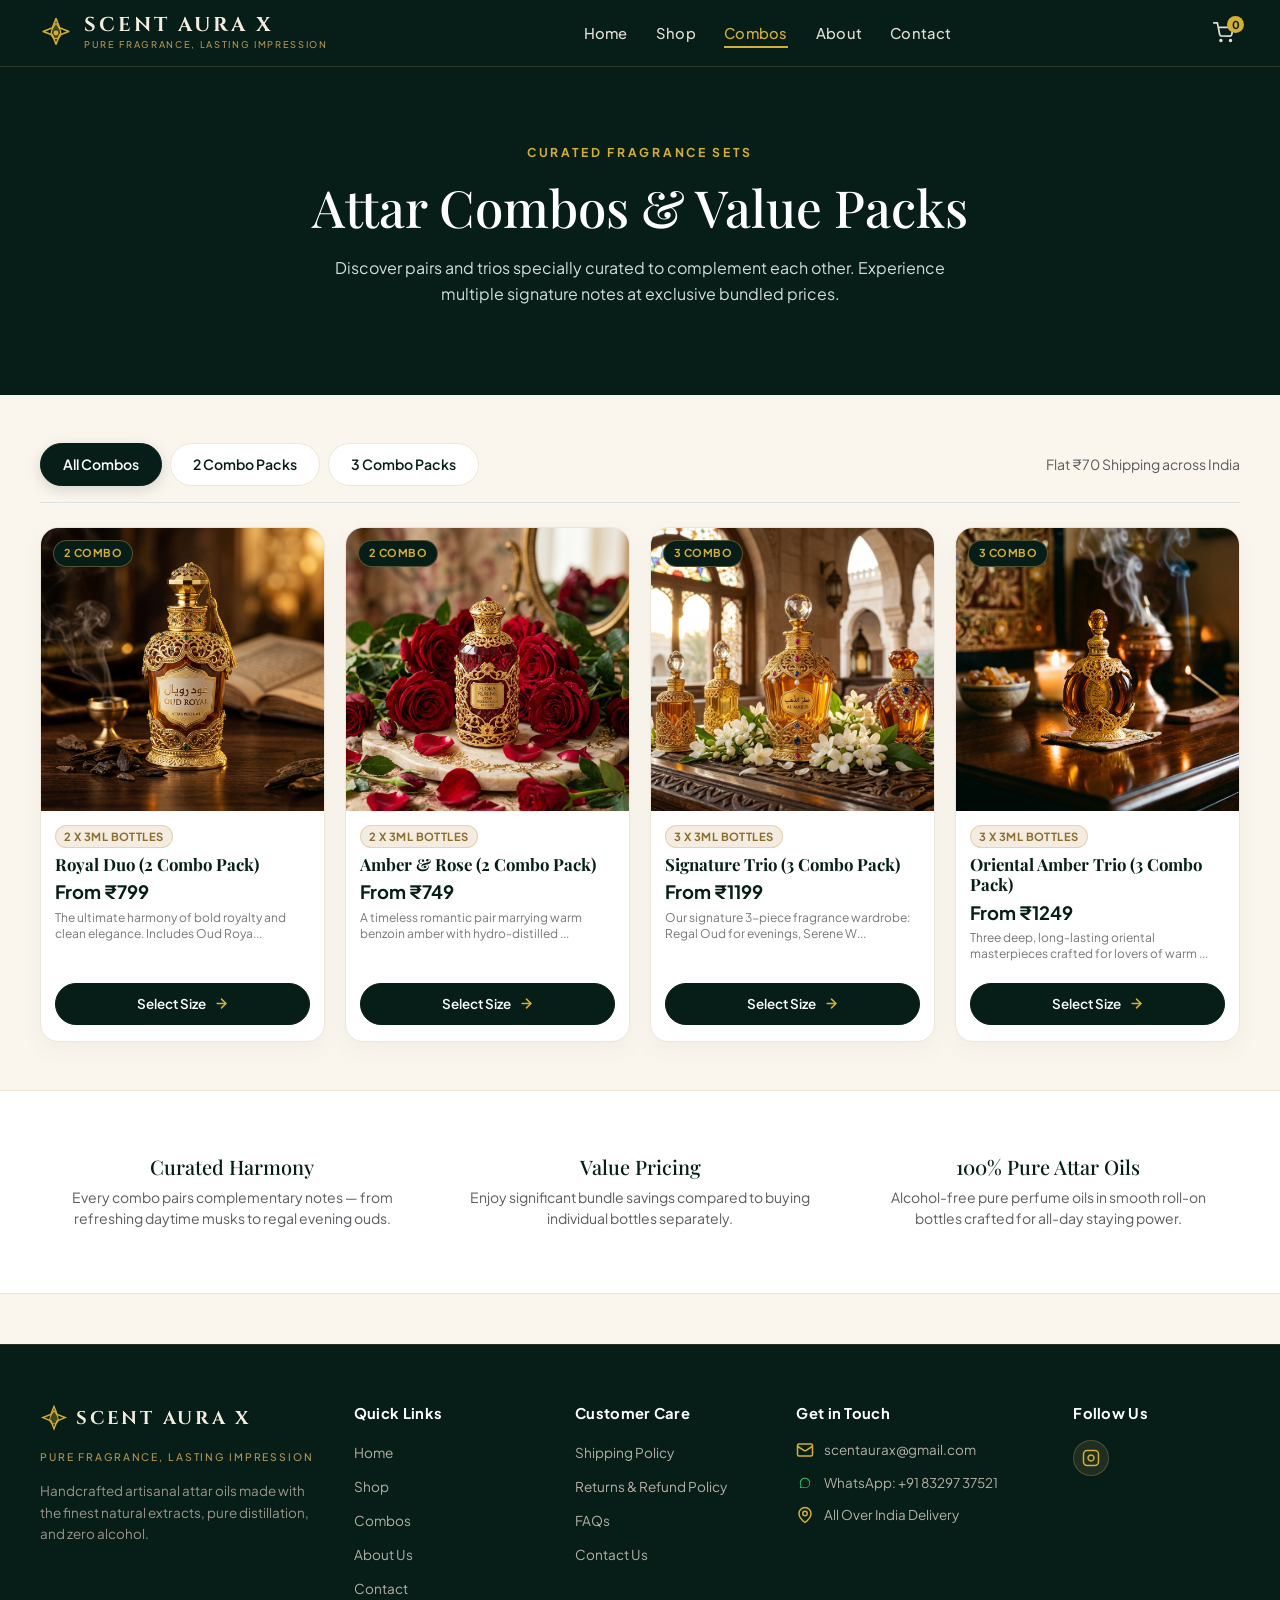
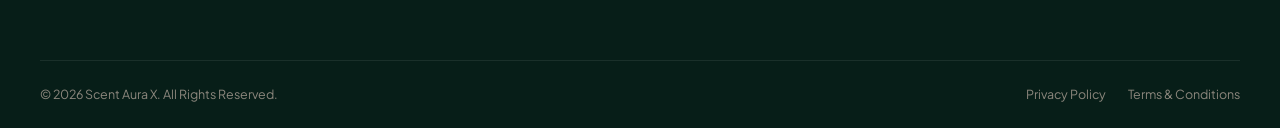
<file: combos.html>
<!DOCTYPE html>
<html lang="en">

<head>
  <meta charset="UTF-8" />
  <meta name="viewport" content="width=device-width, initial-scale=1.0" />
  <meta name="description"
    content="Discover Scent Aura X curated attar combos. Explore 2 Combo and 3 Combo packs featuring our finest luxury roll-on fragrances." />
  <title>Combos &amp; Bundle Packs | Scent Aura X</title>

  <link href="https://cdn.jsdelivr.net/npm/bootstrap@5.3.3/dist/css/bootstrap.min.css" rel="stylesheet">
  <link rel="stylesheet" href="assets/css/style.css">
  <link rel="stylesheet" href="assets/css/premium.css">
  <style>
    .combo-filter-btn {
      background: #FFFFFF;
      border: 1px solid var(--border-subtle);
      color: var(--primary-dark);
      padding: 10px 22px;
      border-radius: 999px;
      font-size: 0.88rem;
      font-weight: 600;
      cursor: pointer;
      transition: all 0.25s ease;
      display: inline-flex;
      align-items: center;
      gap: 8px;
    }

    .combo-filter-btn:hover,
    .combo-filter-btn.active {
      background: var(--primary-dark);
      color: #FFFFFF;
      border-color: var(--primary-dark);
      box-shadow: 0 4px 14px rgba(7, 30, 24, 0.15);
    }

    .combo-badge-pill {
      background-color: #E6D2B5;
      color: #071E18;
      font-size: 0.72rem;
      font-weight: 700;
      letter-spacing: 0.06em;
      padding: 4px 12px;
      border-radius: 999px;
      text-transform: uppercase;
    }
  </style>
</head>

<body>
  <!-- ==========================================
       SECTION 1: HEADER AND NAVIGATION
       ========================================== -->
  <header class="site-header">
    <div class="header-container">
      <!-- Logo / Brand Wordmark -->
      <a href="index.html" class="brand-wrapper" aria-label="Scent Aura X Home">
        <svg class="brand-logo-icon" viewBox="0 0 40 40" fill="none" xmlns="http://www.w3.org/2000/svg"
          aria-hidden="true">
          <path d="M20 2L24.5 13.5L36 18L24.5 22.5L20 34L15.5 22.5L4 18L15.5 13.5L20 2Z" stroke="#D4AF37"
            stroke-width="2" stroke-linecap="round" stroke-linejoin="round" />
          <path d="M20 8C20 8 26 15 26 21C26 24.3137 23.3137 27 20 27C16.6863 27 14 24.3137 14 21C14 15 20 8 20 8Z"
            fill="#D4AF37" fill-opacity="0.3" stroke="#D4AF37" stroke-width="1.5" />
          <circle cx="20" cy="20" r="3" fill="#D4AF37" />
        </svg>
        <div class="brand-text-block">
          <span class="brand-title">SCENT AURA X</span>
          <span class="brand-tagline">PURE FRAGRANCE, LASTING IMPRESSION</span>
        </div>
      </a>

      <!-- Center Desktop Links -->
      <ul class="nav-links">
        <li><a href="index.html">Home</a></li>
        <li><a href="shop.html">Shop</a></li>
        <li><a href="combos.html" class="active">Combos</a></li>
        <li><a href="about.html">About</a></li>
        <li><a href="contact.html">Contact</a></li>
      </ul>

      <!-- Right Header Actions (Cart, Mobile Toggle) -->
      <div class="header-actions">
        <a href="cart.html" class="header-icon-btn position-relative" aria-label="Shopping Cart">
          <svg width="21" height="21" viewBox="0 0 24 24" fill="none" stroke="currentColor" stroke-width="2"
            stroke-linecap="round" stroke-linejoin="round" aria-hidden="true">
            <circle cx="9" cy="21" r="1"></circle>
            <circle cx="20" cy="21" r="1"></circle>
            <path d="M1 1h4l2.68 13.39a2 2 0 0 0 2 1.61h9.72a2 2 0 0 0 2-1.61L23 6H6"></path>
          </svg>
          <span id="cart-count-badge" class="cart-counter">0</span>
        </a>

        <button type="button" class="mobile-nav-toggle" id="mobile-nav-toggle-btn"
          aria-label="Open mobile navigation menu">
          <svg width="24" height="24" viewBox="0 0 24 24" fill="none" stroke="currentColor" stroke-width="2"
            stroke-linecap="round" stroke-linejoin="round" aria-hidden="true">
            <line x1="3" y1="12" x2="21" y2="12"></line>
            <line x1="3" y1="6" x2="21" y2="6"></line>
            <line x1="3" y1="18" x2="21" y2="18"></line>
          </svg>
        </button>
      </div>
    </div>
  </header>

  <!-- Mobile Navigation Drawer -->
  <div class="mobile-nav-drawer" id="mobile-nav-drawer" role="dialog" aria-modal="true" aria-label="Mobile Navigation">
    <div class="mobile-nav-panel">
      <div class="mobile-nav-header">
        <div class="d-flex align-items-center gap-2">
          <svg class="brand-logo-icon" viewBox="0 0 40 40" fill="none" style="width: 24px; height: 24px;"
            aria-hidden="true">
            <path d="M20 2L24.5 13.5L36 18L24.5 22.5L20 34L15.5 22.5L4 18L15.5 13.5L20 2Z" stroke="#D4AF37"
              stroke-width="2" />
            <path d="M20 8C20 8 26 15 26 21C26 24.3137 23.3137 27 20 27C16.6863 27 14 24.3137 14 21C14 15 20 8 20 8Z"
              fill="#D4AF37" fill-opacity="0.3" stroke="#D4AF37" stroke-width="1.5" />
          </svg>
          <span class="brand-title" style="font-size: 1.05rem;">SCENT AURA X</span>
        </div>
        <button type="button" class="mobile-nav-close" id="mobile-nav-close-btn"
          aria-label="Close navigation menu">&times;</button>
      </div>
      <ul class="mobile-nav-list">
        <li><a href="index.html"><span>Home</span> &rarr;</a></li>
        <li><a href="shop.html"><span>Shop</span> &rarr;</a></li>
        <li><a href="combos.html" class="active"><span>Combos</span> &rarr;</a></li>
        <li><a href="about.html"><span>About</span> &rarr;</a></li>
        <li><a href="contact.html"><span>Contact</span> &rarr;</a></li>
      </ul>
      <div class="mt-auto pt-4 border-top border-secondary">
        <a href="cart.html" class="btn btn-sm w-100 py-2 rounded-pill fw-bold"
          style="background: var(--gold-accent); color: var(--primary-dark);">
          View Cart (<span class="mobile-drawer-cart-count">0</span>)
        </a>
      </div>
    </div>
  </div>

  <!-- Hero Banner -->
  <section class="py-5"
    style="background-color: var(--primary-dark); color: #fff; text-align: center; position: relative;">
    <div class="container py-4">
      <span class="section-label-gold" style="color: var(--gold-accent);">CURATED FRAGRANCE SETS</span>
      <h1 class="font-serif mt-2 mb-3" style="font-size: clamp(2.2rem, 4vw, 3.2rem); color: #fff;">Attar Combos &amp;
        Value Packs</h1>
      <p class="mx-auto" style="max-width: 640px; color: #D3DDD8; font-size: 1rem; line-height: 1.65;">
        Discover pairs and trios specially curated to complement each other. Experience multiple signature notes at
        exclusive bundled prices.
      </p>
    </div>
  </section>

  <!-- Filter & Products Grid -->
  <section class="py-5">
    <div class="hero-container">
      <!-- Combo Type Selector -->
      <div class="d-flex flex-wrap justify-content-between align-items-center gap-3 mb-4 pb-3 border-bottom">
        <div class="d-flex flex-wrap gap-2" id="combo-filter-buttons">
          <button type="button" class="combo-filter-btn active" data-filter="all">All Combos</button>
          <button type="button" class="combo-filter-btn" data-filter="2-combo">2 Combo Packs</button>
          <button type="button" class="combo-filter-btn" data-filter="3-combo">3 Combo Packs</button>
        </div>
        <span class="text-muted small">Flat ₹70 Shipping across India</span>
      </div>

      <!-- Combos Grid -->
      <div class="products-grid-row" id="combos-container"
        style="grid-template-columns: repeat(auto-fill, minmax(280px, 1fr));">
        <div class="col-12 text-center py-5">
          <div class="spinner-border text-dark" role="status"></div>
          <p class="mt-3 text-muted">Loading combos...</p>
        </div>
      </div>
    </div>
  </section>

  <!-- Combo Perks Callout -->
  <section class="py-5"
    style="background: #FFFFFF; border-top: 1px solid var(--border-subtle); border-bottom: 1px solid var(--border-subtle);">
    <div class="hero-container">
      <div class="row g-4 text-center">
        <div class="col-md-4">
          <div class="p-3">
            <h4 class="font-serif" style="color: var(--primary-dark); font-size: 1.25rem;">Curated Harmony</h4>
            <p class="text-muted small mb-0 mt-2">Every combo pairs complementary notes — from refreshing daytime musks
              to regal evening ouds.</p>
          </div>
        </div>
        <div class="col-md-4">
          <div class="p-3">
            <h4 class="font-serif" style="color: var(--primary-dark); font-size: 1.25rem;">Value Pricing</h4>
            <p class="text-muted small mb-0 mt-2">Enjoy significant bundle savings compared to buying individual bottles
              separately.</p>
          </div>
        </div>
        <div class="col-md-4">
          <div class="p-3">
            <h4 class="font-serif" style="color: var(--primary-dark); font-size: 1.25rem;">100% Pure Attar Oils</h4>
            <p class="text-muted small mb-0 mt-2">Alcohol-free pure perfume oils in smooth roll-on bottles crafted for
              all-day staying power.</p>
          </div>
        </div>
      </div>
    </div>
  </section>

  <!-- ==========================================
       FOOTER
       ========================================== -->
  <footer id="footer-contact" class="site-footer">
    <div class="footer-container">
      <div class="footer-grid">
        <!-- Col 1: Brand & Wordmark -->
        <div>
          <div class="d-flex align-items-center gap-2 mb-3">
            <svg class="brand-logo-icon" viewBox="0 0 40 40" fill="none" style="width: 28px; height: 28px;"
              aria-hidden="true">
              <path d="M20 2L24.5 13.5L36 18L24.5 22.5L20 34L15.5 22.5L4 18L15.5 13.5L20 2Z" stroke="#D4AF37"
                stroke-width="2" />
              <path d="M20 8C20 8 26 15 26 21C26 24.3137 23.3137 27 20 27C16.6863 27 14 24.3137 14 21C14 15 20 8 20 8Z"
                fill="#D4AF37" fill-opacity="0.3" stroke="#D4AF37" stroke-width="1.5" />
            </svg>
            <span class="brand-title" style="font-size: 1.15rem;">SCENT AURA X</span>
          </div>
          <div class="brand-tagline mb-3" style="font-size: 0.65rem;">PURE FRAGRANCE, LASTING IMPRESSION</div>
          <p style="font-size: 0.84rem; color: #9A958A; line-height: 1.6; max-width: 280px;">
            Handcrafted artisanal attar oils made with the finest natural extracts, pure distillation, and zero alcohol.
          </p>
        </div>

        <!-- Col 2: Quick Links -->
        <div>
          <h4 class="footer-col-title">Quick Links</h4>
          <ul class="footer-links-list">
            <li><a href="index.html">Home</a></li>
            <li><a href="shop.html">Shop</a></li>
            <li><a href="combos.html">Combos</a></li>
            <li><a href="about.html">About Us</a></li>
            <li><a href="contact.html">Contact</a></li>
          </ul>
        </div>

        <!-- Col 3: Customer Care -->
        <div>
          <h4 class="footer-col-title">Customer Care</h4>
          <ul class="footer-links-list">
            <li><a href="shipping-policy.html">Shipping Policy</a></li>
            <li><a href="refund-policy.html">Returns &amp; Refund Policy</a></li>
            <li><a href="contact.html#faq">FAQs</a></li>
            <li><a href="contact.html">Contact Us</a></li>
          </ul>
        </div>

        <!-- Col 4: Get in Touch & WhatsApp -->
        <div>
          <h4 class="footer-col-title">Get in Touch</h4>
          <a href="mailto:scentaurax@gmail.com" class="footer-contact-item">
            <svg width="18" height="18" viewBox="0 0 24 24" fill="none" stroke="currentColor" stroke-width="2"
              aria-hidden="true">
              <rect x="2" y="4" width="20" height="16" rx="2"></rect>
              <path d="m22 7-8.97 5.7a1.94 1.94 0 0 1-2.06 0L2 7"></path>
            </svg>
            <span>scentaurax@gmail.com</span>
          </a>
          <a href="https://wa.me/918329737521" target="_blank" rel="noopener noreferrer" class="footer-contact-item">
            <svg width="18" height="18" viewBox="0 0 24 24" fill="#25D366" aria-hidden="true">
              <path
                d="M12.031 6.172c-3.181 0-5.767 2.586-5.768 5.766-.001 1.298.38 2.27 1.019 3.287l-.711 2.598 2.664-.699c.974.551 1.834.814 2.8.814 3.181 0 5.767-2.586 5.768-5.766 0-3.18-2.586-5.766-5.772-5.766zm6.819 5.767c-.001 3.766-3.054 6.819-6.819 6.819-1.157 0-2.29-.296-3.29-.861l-3.663.96 1.002-3.666c-.633-1.042-.969-2.247-.968-3.252.001-3.766 3.054-6.819 6.819-6.819 3.765 0 6.819 3.053 6.819 6.819z" />
            </svg>
            <span>WhatsApp: +91 83297 37521</span>
          </a>
          <div class="footer-contact-item">
            <svg width="18" height="18" viewBox="0 0 24 24" fill="none" stroke="currentColor" stroke-width="2"
              aria-hidden="true">
              <path d="M20 10c0 6-8 12-8 12s-8-6-8-12a8 8 0 0 1 16 0Z" />
              <circle cx="12" cy="10" r="3" />
            </svg>
            <span>All Over India Delivery</span>
          </div>
        </div>

        <!-- Col 5: Follow Us -->
        <div>
          <h4 class="footer-col-title">Follow Us</h4>
          <div class="footer-social-icons">
            <a href="https://www.instagram.com/scent_aura_x/" target="_blank" rel="noopener noreferrer" class="footer-social-icon" aria-label="Instagram">
              <svg width="18" height="18" viewBox="0 0 24 24" fill="none" stroke="currentColor" stroke-width="2"
                aria-hidden="true">
                <rect x="2" y="2" width="20" height="20" rx="5" ry="5"></rect>
                <path d="M16 11.37A4 4 0 1 1 12.63 8 4 4 0 0 1 16 11.37z"></path>
                <line x1="17.5" y1="6.5" x2="17.51" y2="6.5"></line>
              </svg>
            </a>
          </div>
        </div>
      </div>

      <div class="footer-bottom-bar">
        <span>&copy; <span id="current-year">2026</span> Scent Aura X. All Rights Reserved.</span>
        <div>
          <a href="#">Privacy Policy</a>
          <a href="#">Terms &amp; Conditions</a>
        </div>
      </div>
    </div>
  </footer>

  <div id="toast-container" class="toast-container"></div>

  <script src="assets/js/products.js"></script>
  <script src="assets/js/main.js"></script>
  <script>
    document.addEventListener("DOMContentLoaded", async () => {
      const container = document.getElementById("combos-container");
      const loadedProducts = await loadProducts();

      const comboProducts = loadedProducts.filter(p => p.category === "Combos" || (p.comboType && p.comboType.includes("combo")));

      let currentFilter = "all";

      const renderCombos = () => {
        const list = comboProducts.filter(p => {
          if (currentFilter === "all") return true;
          return p.comboType === currentFilter;
        });

        if (list.length === 0) {
          container.innerHTML = `<div class="col-12 text-center py-5"><p class="text-muted">No combo offers found in this category.</p></div>`;
          return;
        }

        container.innerHTML = "";
        list.forEach(product => {
          const defaultVariation = (product.variations && product.variations[0]) ? product.variations[0] : { price: 799, name: "3ml", id: "3ml" };
          const shortDesc = product.description ? (product.description.length > 76 ? product.description.substring(0, 74) + "..." : product.description) : product.subCategory;
          const badgeLabel = product.label || (product.comboType === "3-combo" ? "3 Combo" : "2 Combo");

          const card = `
                  <div class="attar-product-card">
                    <span class="card-badge-bestseller" style="background-color: var(--primary-dark); color: var(--gold-accent); border: 1px solid rgba(197, 160, 89, 0.4);">${badgeLabel}</span>
                    <a href="product.html?id=${product.id}" class="product-img-wrap" aria-label="${product.name}">
                      <img src="${product.imageUrl}" alt="${product.name}" onerror="this.onerror=null;this.src='assets/images/prod-oud-royal.jpg';">
                    </a>
                    <div class="product-card-details">
                      <div class="product-item-meta-row">
                        <span class="product-bottle-size-badge">${defaultVariation.name}</span>
                      </div>
                      <h3 class="product-item-title">
                        <a href="product.html?id=${product.id}">${product.name}</a>
                      </h3>
                      <div class="product-item-price">From ₹${defaultVariation.price}</div>
                      <div class="product-item-subtext">${shortDesc}</div>
                      
                      <div class="mt-auto pt-2">
                        <a href="product.html?id=${product.id}" class="btn-card-select-size" aria-label="Select Size for ${product.name}">
                          <span>Select Size</span>
                          <svg width="15" height="15" viewBox="0 0 24 24" fill="none" stroke="currentColor" stroke-width="2.5" stroke-linecap="round" stroke-linejoin="round" aria-hidden="true">
                            <line x1="5" y1="12" x2="19" y2="12"></line>
                            <polyline points="12 5 19 12 12 19"></polyline>
                          </svg>
                        </a>
                      </div>
                    </div>
                  </div>
                `;
          container.innerHTML += card;
        });
      };

      renderCombos();

      // Wire filter buttons
      document.querySelectorAll("#combo-filter-buttons .combo-filter-btn").forEach(btn => {
        btn.addEventListener("click", () => {
          document.querySelectorAll("#combo-filter-buttons .combo-filter-btn").forEach(b => b.classList.remove("active"));
          btn.classList.add("active");
          currentFilter = btn.dataset.filter;
          renderCombos();
        });
      });
    });
  </script>
</body>

</html>
</file>
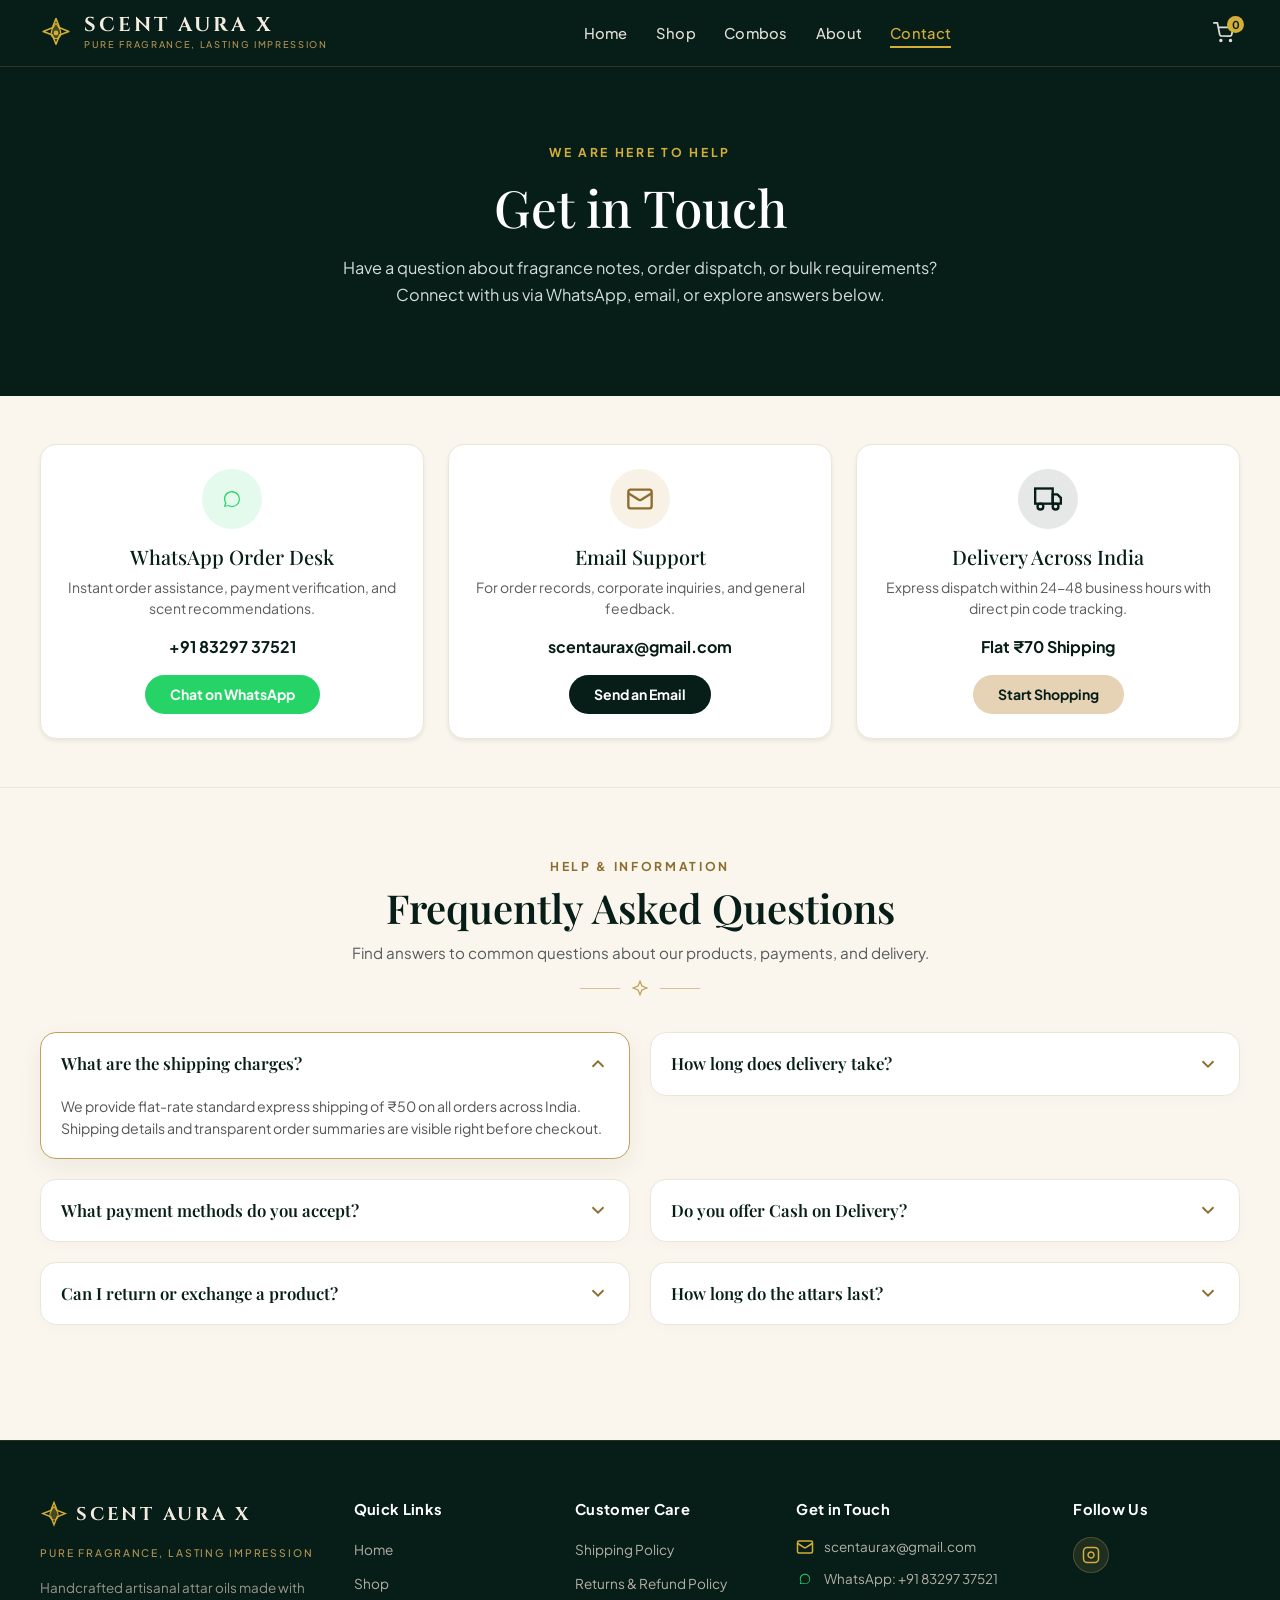
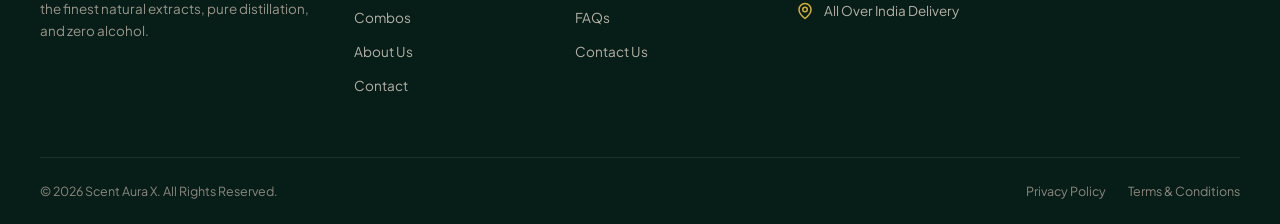
<file: contact.html>
<!DOCTYPE html>
<html lang="en">

<head>
  <meta charset="UTF-8" />
  <meta name="viewport" content="width=device-width, initial-scale=1.0" />
  <meta name="description"
    content="Contact Scent Aura X. Have questions about our attars, custom orders, or delivery across India? Connect with our fragrance specialists directly." />
  <title>Contact Us &amp; FAQs | Scent Aura X</title>

  <link href="https://cdn.jsdelivr.net/npm/bootstrap@5.3.3/dist/css/bootstrap.min.css" rel="stylesheet">
  <link rel="stylesheet" href="assets/css/style.css">
  <link rel="stylesheet" href="assets/css/premium.css">
</head>

<body>
  <!-- ==========================================
       SECTION 1: HEADER AND NAVIGATION
       ========================================== -->
  <header class="site-header">
    <div class="header-container">
      <!-- Logo / Brand Wordmark -->
      <a href="index.html" class="brand-wrapper" aria-label="Scent Aura X Home">
        <svg class="brand-logo-icon" viewBox="0 0 40 40" fill="none" xmlns="http://www.w3.org/2000/svg"
          aria-hidden="true">
          <path d="M20 2L24.5 13.5L36 18L24.5 22.5L20 34L15.5 22.5L4 18L15.5 13.5L20 2Z" stroke="#D4AF37"
            stroke-width="2" stroke-linecap="round" stroke-linejoin="round" />
          <path d="M20 8C20 8 26 15 26 21C26 24.3137 23.3137 27 20 27C16.6863 27 14 24.3137 14 21C14 15 20 8 20 8Z"
            fill="#D4AF37" fill-opacity="0.3" stroke="#D4AF37" stroke-width="1.5" />
          <circle cx="20" cy="20" r="3" fill="#D4AF37" />
        </svg>
        <div class="brand-text-block">
          <span class="brand-title">SCENT AURA X</span>
          <span class="brand-tagline">PURE FRAGRANCE, LASTING IMPRESSION</span>
        </div>
      </a>

      <!-- Center Desktop Links -->
      <ul class="nav-links">
        <li><a href="index.html">Home</a></li>
        <li><a href="shop.html">Shop</a></li>
        <li><a href="combos.html">Combos</a></li>
        <li><a href="about.html">About</a></li>
        <li><a href="contact.html" class="active">Contact</a></li>
      </ul>

      <!-- Right Header Actions (Cart, Mobile Toggle) -->
      <div class="header-actions">
        <a href="cart.html" class="header-icon-btn position-relative" aria-label="Shopping Cart">
          <svg width="21" height="21" viewBox="0 0 24 24" fill="none" stroke="currentColor" stroke-width="2"
            stroke-linecap="round" stroke-linejoin="round" aria-hidden="true">
            <circle cx="9" cy="21" r="1"></circle>
            <circle cx="20" cy="21" r="1"></circle>
            <path d="M1 1h4l2.68 13.39a2 2 0 0 0 2 1.61h9.72a2 2 0 0 0 2-1.61L23 6H6"></path>
          </svg>
          <span id="cart-count-badge" class="cart-counter">0</span>
        </a>

        <button type="button" class="mobile-nav-toggle" id="mobile-nav-toggle-btn"
          aria-label="Open mobile navigation menu">
          <svg width="24" height="24" viewBox="0 0 24 24" fill="none" stroke="currentColor" stroke-width="2"
            stroke-linecap="round" stroke-linejoin="round" aria-hidden="true">
            <line x1="3" y1="12" x2="21" y2="12"></line>
            <line x1="3" y1="6" x2="21" y2="6"></line>
            <line x1="3" y1="18" x2="21" y2="18"></line>
          </svg>
        </button>
      </div>
    </div>
  </header>

  <!-- Mobile Navigation Drawer -->
  <div class="mobile-nav-drawer" id="mobile-nav-drawer" role="dialog" aria-modal="true" aria-label="Mobile Navigation">
    <div class="mobile-nav-panel">
      <div class="mobile-nav-header">
        <div class="d-flex align-items-center gap-2">
          <svg class="brand-logo-icon" viewBox="0 0 40 40" fill="none" style="width: 24px; height: 24px;"
            aria-hidden="true">
            <path d="M20 2L24.5 13.5L36 18L24.5 22.5L20 34L15.5 22.5L4 18L15.5 13.5L20 2Z" stroke="#D4AF37"
              stroke-width="2" />
            <path d="M20 8C20 8 26 15 26 21C26 24.3137 23.3137 27 20 27C16.6863 27 14 24.3137 14 21C14 15 20 8 20 8Z"
              fill="#D4AF37" fill-opacity="0.3" stroke="#D4AF37" stroke-width="1.5" />
          </svg>
          <span class="brand-title" style="font-size: 1.05rem;">SCENT AURA X</span>
        </div>
        <button type="button" class="mobile-nav-close" id="mobile-nav-close-btn"
          aria-label="Close navigation menu">&times;</button>
      </div>
      <ul class="mobile-nav-list">
        <li><a href="index.html"><span>Home</span> &rarr;</a></li>
        <li><a href="shop.html"><span>Shop</span> &rarr;</a></li>
        <li><a href="combos.html"><span>Combos</span> &rarr;</a></li>
        <li><a href="about.html"><span>About</span> &rarr;</a></li>
        <li><a href="contact.html" class="active"><span>Contact</span> &rarr;</a></li>
      </ul>
      <div class="mt-auto pt-4 border-top border-secondary">
        <a href="cart.html" class="btn btn-sm w-100 py-2 rounded-pill fw-bold"
          style="background: var(--gold-accent); color: var(--primary-dark);">
          View Cart (<span class="mobile-drawer-cart-count">0</span>)
        </a>
      </div>
    </div>
  </div>

  <!-- Hero Header -->
  <section class="py-5" style="background-color: var(--primary-dark); color: #fff; text-align: center;">
    <div class="container py-4">
      <span class="section-label-gold" style="color: var(--gold-accent);">WE ARE HERE TO HELP</span>
      <h1 class="font-serif mt-2 mb-3" style="font-size: clamp(2.2rem, 4vw, 3.2rem); color: #fff;">Get in Touch</h1>
      <p class="mx-auto" style="max-width: 650px; color: #D3DDD8; font-size: 1.02rem; line-height: 1.65;">
        Have a question about fragrance notes, order dispatch, or bulk requirements? Connect with us via WhatsApp,
        email, or explore answers below.
      </p>
    </div>
  </section>

  <!-- Contact Cards & Quick Inquiry -->
  <section class="py-5">
    <div class="hero-container">
      <div class="row g-4 justify-content-center">
        <!-- WhatsApp Card -->
        <div class="col-md-4">
          <div class="p-4 rounded-4 text-center h-100 shadow-sm"
            style="background: #FFFFFF; border: 1px solid var(--border-subtle);">
            <div class="d-inline-flex p-3 rounded-circle mb-3"
              style="background: rgba(37, 211, 102, 0.12); color: #25D366;">
              <svg width="28" height="28" viewBox="0 0 24 24" fill="currentColor">
                <path
                  d="M12.031 6.172c-3.181 0-5.767 2.586-5.768 5.766-.001 1.298.38 2.27 1.019 3.287l-.711 2.598 2.664-.699c.974.551 1.834.814 2.8.814 3.181 0 5.767-2.586 5.768-5.766 0-3.18-2.586-5.766-5.772-5.766zm6.819 5.767c-.001 3.766-3.054 6.819-6.819 6.819-1.157 0-2.29-.296-3.29-.861l-3.663.96 1.002-3.666c-.633-1.042-.969-2.247-.968-3.252.001-3.766 3.054-6.819 6.819-6.819 3.765 0 6.819 3.053 6.819 6.819z" />
              </svg>
            </div>
            <h3 class="font-serif" style="color: var(--primary-dark); font-size: 1.25rem;">WhatsApp Order Desk</h3>
            <p class="text-muted small mb-3">Instant order assistance, payment verification, and scent recommendations.
            </p>
            <p class="fw-bold mb-3" style="color: var(--primary-dark);">+91 83297 37521</p>
            <a href="https://wa.me/918329737521?text=Hello%20Scent%20Aura%20X,%20I%20have%20an%20inquiry%20about%20your%20attars."
              target="_blank" rel="noopener noreferrer" class="btn btn-sm px-4 py-2 rounded-pill fw-bold"
              style="background: #25D366; color: #fff;">
              Chat on WhatsApp
            </a>
          </div>
        </div>

        <!-- Email Card -->
        <div class="col-md-4">
          <div class="p-4 rounded-4 text-center h-100 shadow-sm"
            style="background: #FFFFFF; border: 1px solid var(--border-subtle);">
            <div class="d-inline-flex p-3 rounded-circle mb-3"
              style="background: rgba(197, 160, 89, 0.15); color: var(--gold-dark);">
              <svg width="28" height="28" viewBox="0 0 24 24" fill="none" stroke="currentColor" stroke-width="2">
                <rect x="2" y="4" width="20" height="16" rx="2"></rect>
                <path d="m22 7-8.97 5.7a1.94 1.94 0 0 1-2.06 0L2 7"></path>
              </svg>
            </div>
            <h3 class="font-serif" style="color: var(--primary-dark); font-size: 1.25rem;">Email Support</h3>
            <p class="text-muted small mb-3">For order records, corporate inquiries, and general feedback.</p>
            <p class="fw-bold mb-3" style="color: var(--primary-dark);">scentaurax@gmail.com</p>
            <a href="mailto:scentaurax@gmail.com" class="btn btn-sm px-4 py-2 rounded-pill fw-bold"
              style="background: var(--primary-dark); color: #fff;">
              Send an Email
            </a>
          </div>
        </div>

        <!-- Shipping & Delivery Card -->
        <div class="col-md-4">
          <div class="p-4 rounded-4 text-center h-100 shadow-sm"
            style="background: #FFFFFF; border: 1px solid var(--border-subtle);">
            <div class="d-inline-flex p-3 rounded-circle mb-3"
              style="background: rgba(7, 30, 24, 0.1); color: var(--primary-dark);">
              <svg width="28" height="28" viewBox="0 0 24 24" fill="none" stroke="currentColor" stroke-width="2">
                <rect x="1" y="3" width="15" height="13"></rect>
                <polygon points="16 8 20 8 23 11 23 16 16 16 16 8"></polygon>
                <circle cx="5.5" cy="18.5" r="2.5"></circle>
                <circle cx="18.5" cy="18.5" r="2.5"></circle>
              </svg>
            </div>
            <h3 class="font-serif" style="color: var(--primary-dark); font-size: 1.25rem;">Delivery Across India</h3>
            <p class="text-muted small mb-3">Express dispatch within 24-48 business hours with direct pin code tracking.
            </p>
            <p class="fw-bold mb-3" style="color: var(--primary-dark);">Flat ₹70 Shipping</p>
            <a href="shop.html" class="btn btn-sm px-4 py-2 rounded-pill fw-bold"
              style="background: #E6D2B5; color: var(--primary-dark);">
              Start Shopping
            </a>
          </div>
        </div>
      </div>
    </div>
  </section>

  <!-- FAQ Section with Working Accordion -->
  <section id="faq" class="faq-section" style="border-top: 1px solid var(--border-subtle);">
    <div class="hero-container">
      <div class="section-center-header">
        <span class="section-label-gold">HELP &amp; INFORMATION</span>
        <h2 class="section-main-title">Frequently Asked Questions</h2>
        <p class="text-muted small" style="font-size: 0.95rem; margin-top: 6px;">Find answers to common questions about
          our products, payments, and delivery.</p>
        <div class="ornament-divider">
          <span></span>
          <svg width="16" height="16" viewBox="0 0 24 24" fill="none" stroke="currentColor" stroke-width="2">
            <path d="M12 2L15 9L22 12L15 15L12 22L9 15L2 12L9 9L12 2Z" />
          </svg>
          <span></span>
        </div>
      </div>

      <div class="faq-grid">
        <!-- FAQ 1 -->
        <div class="faq-item active">
          <button type="button" class="faq-question-btn" aria-expanded="true">
            <span>What are the shipping charges?</span>
            <svg class="faq-chevron" viewBox="0 0 24 24" fill="none" stroke="currentColor" stroke-width="2"
              aria-hidden="true">
              <polyline points="6 9 12 15 18 9"></polyline>
            </svg>
          </button>
          <div class="faq-answer">
            <p>We provide flat-rate standard express shipping of ₹50 on all orders across India. Shipping details and
              transparent order summaries are visible right before checkout.</p>
          </div>
        </div>

        <!-- FAQ 2 -->
        <div class="faq-item">
          <button type="button" class="faq-question-btn" aria-expanded="false">
            <span>How long does delivery take?</span>
            <svg class="faq-chevron" viewBox="0 0 24 24" fill="none" stroke="currentColor" stroke-width="2"
              aria-hidden="true">
              <polyline points="6 9 12 15 18 9"></polyline>
            </svg>
          </button>
          <div class="faq-answer">
            <p>Orders are dispatched within 24 to 48 business hours after confirmation. Delivery usually takes 3 to 7
              working days depending on your postal pin code and regional logistics across India.</p>
          </div>
        </div>

        <!-- FAQ 3 -->
        <div class="faq-item">
          <button type="button" class="faq-question-btn" aria-expanded="false">
            <span>What payment methods do you accept?</span>
            <svg class="faq-chevron" viewBox="0 0 24 24" fill="none" stroke="currentColor" stroke-width="2"
              aria-hidden="true">
              <polyline points="6 9 12 15 18 9"></polyline>
            </svg>
          </button>
          <div class="faq-answer">
            <p>Orders are confirmed directly through our dedicated WhatsApp order desk, where you can securely complete
              payment via UPI (Google Pay, PhonePe, Paytm) or bank transfer.</p>
          </div>
        </div>

        <!-- FAQ 4 -->
        <div class="faq-item">
          <button type="button" class="faq-question-btn" aria-expanded="false">
            <span>Do you offer Cash on Delivery?</span>
            <svg class="faq-chevron" viewBox="0 0 24 24" fill="none" stroke="currentColor" stroke-width="2"
              aria-hidden="true">
              <polyline points="6 9 12 15 18 9"></polyline>
            </svg>
          </button>
          <div class="faq-answer">
            <p>Currently, orders are processed via prepaid UPI verification to ensure quick dispatch and avoid returned
              consignments. Please connect with us on WhatsApp if you require assistance with your payment.</p>
          </div>
        </div>

        <!-- FAQ 5 -->
        <div class="faq-item">
          <button type="button" class="faq-question-btn" aria-expanded="false">
            <span>Can I return or exchange a product?</span>
            <svg class="faq-chevron" viewBox="0 0 24 24" fill="none" stroke="currentColor" stroke-width="2"
              aria-hidden="true">
              <polyline points="6 9 12 15 18 9"></polyline>
            </svg>
          </button>
          <div class="faq-answer">
            <p>Due to personal hygiene and the nature of concentrated perfume oils, opened items cannot be returned. In
              case you receive a damaged bottle or wrong parcel, inform us within 48 hours for a replacement.</p>
          </div>
        </div>

        <!-- FAQ 6 -->
        <div class="faq-item">
          <button type="button" class="faq-question-btn" aria-expanded="false">
            <span>How long do the attars last?</span>
            <svg class="faq-chevron" viewBox="0 0 24 24" fill="none" stroke="currentColor" stroke-width="2"
              aria-hidden="true">
              <polyline points="6 9 12 15 18 9"></polyline>
            </svg>
          </button>
          <div class="faq-answer">
            <p>Since our attars are 100% concentrated perfume oils with zero alcohol, they typically last between 6 to
              12 hours on skin and even longer when applied to fabric garments.</p>
          </div>
        </div>
      </div>
    </div>
  </section>

  <!-- ==========================================
       FOOTER
       ========================================== -->
  <footer id="footer-contact" class="site-footer">
    <div class="footer-container">
      <div class="footer-grid">
        <!-- Col 1: Brand & Wordmark -->
        <div>
          <div class="d-flex align-items-center gap-2 mb-3">
            <svg class="brand-logo-icon" viewBox="0 0 40 40" fill="none" style="width: 28px; height: 28px;"
              aria-hidden="true">
              <path d="M20 2L24.5 13.5L36 18L24.5 22.5L20 34L15.5 22.5L4 18L15.5 13.5L20 2Z" stroke="#D4AF37"
                stroke-width="2" />
              <path d="M20 8C20 8 26 15 26 21C26 24.3137 23.3137 27 20 27C16.6863 27 14 24.3137 14 21C14 15 20 8 20 8Z"
                fill="#D4AF37" fill-opacity="0.3" stroke="#D4AF37" stroke-width="1.5" />
            </svg>
            <span class="brand-title" style="font-size: 1.15rem;">SCENT AURA X</span>
          </div>
          <div class="brand-tagline mb-3" style="font-size: 0.65rem;">PURE FRAGRANCE, LASTING IMPRESSION</div>
          <p style="font-size: 0.84rem; color: #9A958A; line-height: 1.6; max-width: 280px;">
            Handcrafted artisanal attar oils made with the finest natural extracts, pure distillation, and zero alcohol.
          </p>
        </div>

        <!-- Col 2: Quick Links -->
        <div>
          <h4 class="footer-col-title">Quick Links</h4>
          <ul class="footer-links-list">
            <li><a href="index.html">Home</a></li>
            <li><a href="shop.html">Shop</a></li>
            <li><a href="combos.html">Combos</a></li>
            <li><a href="about.html">About Us</a></li>
            <li><a href="contact.html">Contact</a></li>
          </ul>
        </div>

        <!-- Col 3: Customer Care -->
        <div>
          <h4 class="footer-col-title">Customer Care</h4>
          <ul class="footer-links-list">
            <li><a href="shipping-policy.html">Shipping Policy</a></li>
            <li><a href="refund-policy.html">Returns &amp; Refund Policy</a></li>
            <li><a href="contact.html#faq">FAQs</a></li>
            <li><a href="contact.html">Contact Us</a></li>
          </ul>
        </div>

        <!-- Col 4: Get in Touch & WhatsApp -->
        <div>
          <h4 class="footer-col-title">Get in Touch</h4>
          <a href="mailto:scentaurax@gmail.com" class="footer-contact-item">
            <svg width="18" height="18" viewBox="0 0 24 24" fill="none" stroke="currentColor" stroke-width="2"
              aria-hidden="true">
              <rect x="2" y="4" width="20" height="16" rx="2"></rect>
              <path d="m22 7-8.97 5.7a1.94 1.94 0 0 1-2.06 0L2 7"></path>
            </svg>
            <span>scentaurax@gmail.com</span>
          </a>
          <a href="https://wa.me/918329737521" target="_blank" rel="noopener noreferrer" class="footer-contact-item">
            <svg width="18" height="18" viewBox="0 0 24 24" fill="#25D366" aria-hidden="true">
              <path
                d="M12.031 6.172c-3.181 0-5.767 2.586-5.768 5.766-.001 1.298.38 2.27 1.019 3.287l-.711 2.598 2.664-.699c.974.551 1.834.814 2.8.814 3.181 0 5.767-2.586 5.768-5.766 0-3.18-2.586-5.766-5.772-5.766zm6.819 5.767c-.001 3.766-3.054 6.819-6.819 6.819-1.157 0-2.29-.296-3.29-.861l-3.663.96 1.002-3.666c-.633-1.042-.969-2.247-.968-3.252.001-3.766 3.054-6.819 6.819-6.819 3.765 0 6.819 3.053 6.819 6.819z" />
            </svg>
            <span>WhatsApp: +91 83297 37521</span>
          </a>
          <div class="footer-contact-item">
            <svg width="18" height="18" viewBox="0 0 24 24" fill="none" stroke="currentColor" stroke-width="2"
              aria-hidden="true">
              <path d="M20 10c0 6-8 12-8 12s-8-6-8-12a8 8 0 0 1 16 0Z" />
              <circle cx="12" cy="10" r="3" />
            </svg>
            <span>All Over India Delivery</span>
          </div>
        </div>

        <!-- Col 5: Follow Us -->
        <div>
          <h4 class="footer-col-title">Follow Us</h4>
          <div class="footer-social-icons">
            <a href="https://www.instagram.com/scent_aura_x/" target="_blank" rel="noopener noreferrer" class="footer-social-icon" aria-label="Instagram">
              <svg width="18" height="18" viewBox="0 0 24 24" fill="none" stroke="currentColor" stroke-width="2"
                aria-hidden="true">
                <rect x="2" y="2" width="20" height="20" rx="5" ry="5"></rect>
                <path d="M16 11.37A4 4 0 1 1 12.63 8 4 4 0 0 1 16 11.37z"></path>
                <line x1="17.5" y1="6.5" x2="17.51" y2="6.5"></line>
              </svg>
            </a>
          </div>
        </div>
      </div>

      <div class="footer-bottom-bar">
        <span>&copy; <span id="current-year">2026</span> Scent Aura X. All Rights Reserved.</span>
        <div>
          <a href="#">Privacy Policy</a>
          <a href="#">Terms &amp; Conditions</a>
        </div>
      </div>
    </div>
  </footer>

  <script src="assets/js/products.js"></script>
  <script src="assets/js/main.js"></script>
</body>

</html>
</file>
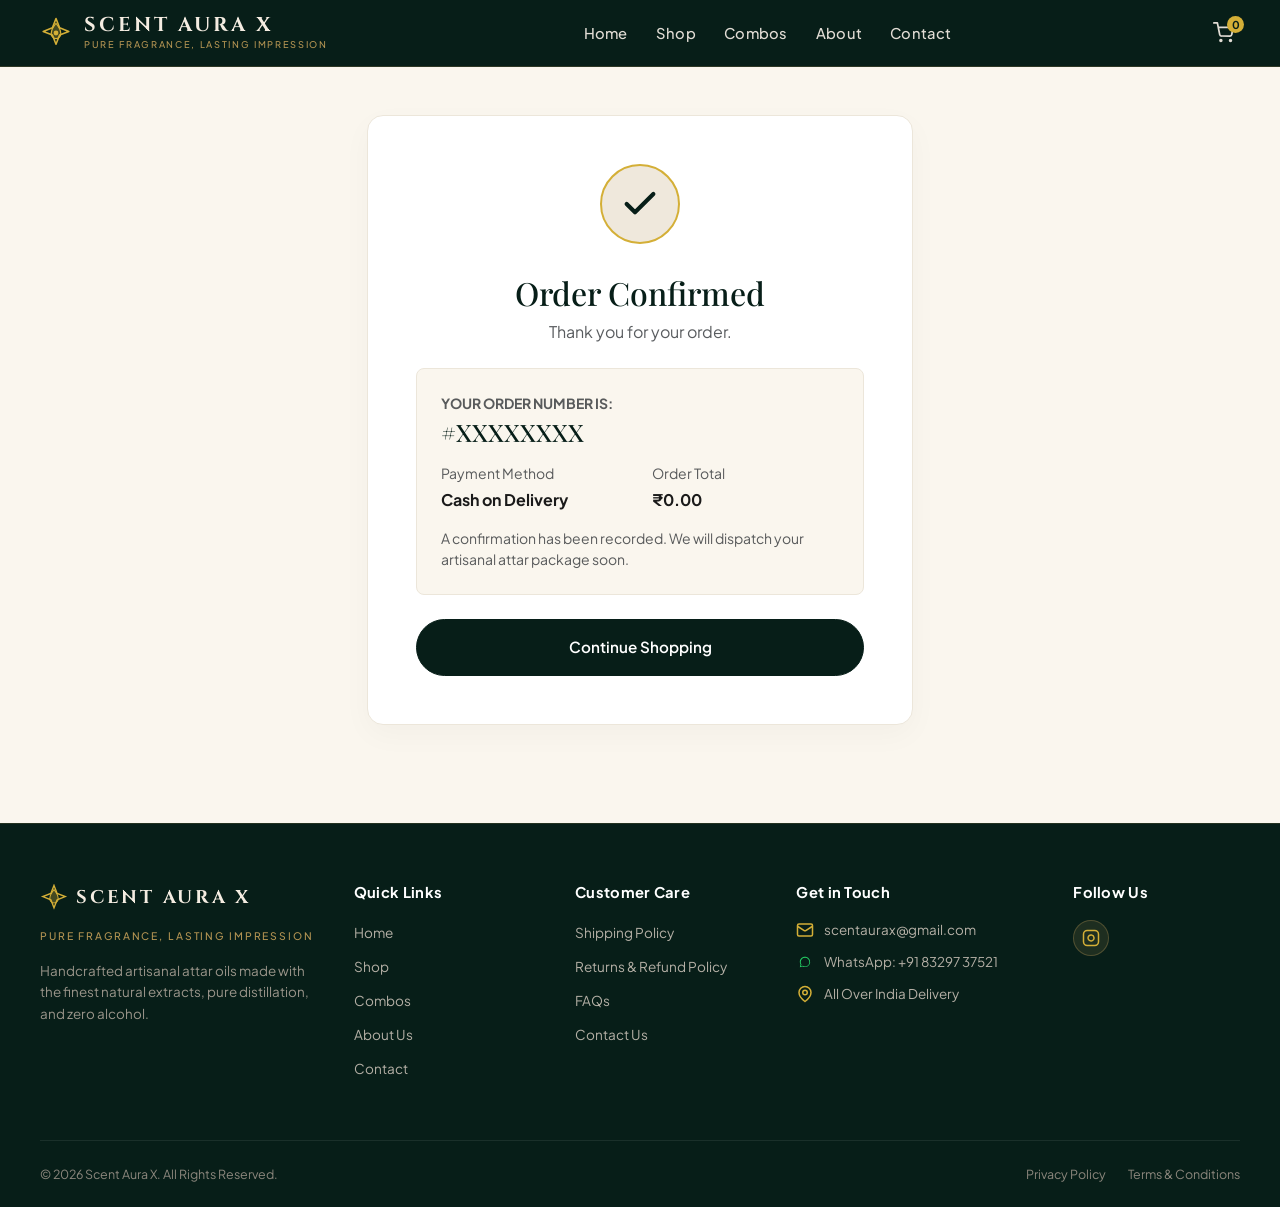
<file: order-success.html>
<!DOCTYPE html>
<html lang="en">

<head>
  <meta charset="UTF-8" />
  <meta name="viewport" content="width=device-width, initial-scale=1.0" />
  <title>Order Confirmed | Scent Aura X</title>
  <link href="https://cdn.jsdelivr.net/npm/bootstrap@5.3.3/dist/css/bootstrap.min.css" rel="stylesheet">
  <link rel="stylesheet" href="assets/css/style.css">
  <style>
    .success-icon {
      width: 80px;
      height: 80px;
      background: #EFE8DC;
      color: var(--primary-dark);
      border-radius: 50%;
      display: flex;
      align-items: center;
      justify-content: center;
      margin: 0 auto 30px;
      border: 2px solid var(--gold-accent);
    }
  </style>
</head>

<body style="background-color: var(--page-bg);" class="d-flex flex-column min-vh-100">
  <!-- ==========================================
       HEADER AND NAVIGATION
       ========================================== -->
  <header class="site-header">
    <div class="header-container">
      <!-- Logo / Brand Wordmark -->
      <a href="index.html" class="brand-wrapper" aria-label="Scent Aura X Home">
        <svg class="brand-logo-icon" viewBox="0 0 40 40" fill="none" xmlns="http://www.w3.org/2000/svg"
          aria-hidden="true">
          <path d="M20 2L24.5 13.5L36 18L24.5 22.5L20 34L15.5 22.5L4 18L15.5 13.5L20 2Z" stroke="#D4AF37"
            stroke-width="2" stroke-linecap="round" stroke-linejoin="round" />
          <path d="M20 8C20 8 26 15 26 21C26 24.3137 23.3137 27 20 27C16.6863 27 14 24.3137 14 21C14 15 20 8 20 8Z"
            fill="#D4AF37" fill-opacity="0.3" stroke="#D4AF37" stroke-width="1.5" />
          <circle cx="20" cy="20" r="3" fill="#D4AF37" />
        </svg>
        <div class="brand-text-block">
          <span class="brand-title">SCENT AURA X</span>
          <span class="brand-tagline">PURE FRAGRANCE, LASTING IMPRESSION</span>
        </div>
      </a>

      <!-- Center Desktop Links -->
      <ul class="nav-links">
        <li><a href="index.html">Home</a></li>
        <li><a href="shop.html">Shop</a></li>
        <li><a href="combos.html">Combos</a></li>
        <li><a href="about.html">About</a></li>
        <li><a href="contact.html">Contact</a></li>
      </ul>

      <!-- Right Header Actions (Cart, Mobile Toggle) -->
      <div class="header-actions">
        <!-- Cart with Live Count Badge -->
        <a href="cart.html" class="header-icon-btn position-relative" aria-label="Shopping Cart">
          <svg width="21" height="21" viewBox="0 0 24 24" fill="none" stroke="currentColor" stroke-width="2"
            stroke-linecap="round" stroke-linejoin="round" aria-hidden="true">
            <circle cx="9" cy="21" r="1"></circle>
            <circle cx="20" cy="21" r="1"></circle>
            <path d="M1 1h4l2.68 13.39a2 2 0 0 0 2 1.61h9.72a2 2 0 0 0 2-1.61L23 6H6"></path>
          </svg>
          <span id="cart-count-badge" class="cart-counter">0</span>
        </a>

        <!-- Mobile Navigation Menu Toggle -->
        <button type="button" class="mobile-nav-toggle" id="mobile-nav-toggle-btn"
          aria-label="Open mobile navigation menu">
          <svg width="24" height="24" viewBox="0 0 24 24" fill="none" stroke="currentColor" stroke-width="2"
            stroke-linecap="round" stroke-linejoin="round" aria-hidden="true">
            <line x1="3" y1="12" x2="21" y2="12"></line>
            <line x1="3" y1="6" x2="21" y2="6"></line>
            <line x1="3" y1="18" x2="21" y2="18"></line>
          </svg>
        </button>
      </div>
    </div>
  </header>

  <!-- Mobile Navigation Drawer -->
  <div class="mobile-nav-drawer" id="mobile-nav-drawer" role="dialog" aria-modal="true" aria-label="Mobile Navigation">
    <div class="mobile-nav-panel">
      <div class="mobile-nav-header">
        <div class="d-flex align-items-center gap-2">
          <svg class="brand-logo-icon" viewBox="0 0 40 40" fill="none" style="width: 24px; height: 24px;"
            aria-hidden="true">
            <path d="M20 2L24.5 13.5L36 18L24.5 22.5L20 34L15.5 22.5L4 18L15.5 13.5L20 2Z" stroke="#D4AF37"
              stroke-width="2" />
            <path d="M20 8C20 8 26 15 26 21C26 24.3137 23.3137 27 20 27C16.6863 27 14 24.3137 14 21C14 15 20 8 20 8Z"
              fill="#D4AF37" fill-opacity="0.3" stroke="#D4AF37" stroke-width="1.5" />
          </svg>
          <span class="brand-title" style="font-size: 1.05rem;">SCENT AURA X</span>
        </div>
        <button type="button" class="mobile-nav-close" id="mobile-nav-close-btn"
          aria-label="Close navigation menu">&times;</button>
      </div>
      <ul class="mobile-nav-list">
        <li><a href="index.html"><span>Home</span> &rarr;</a></li>
        <li><a href="shop.html"><span>Shop</span> &rarr;</a></li>
        <li><a href="combos.html"><span>Combos</span> &rarr;</a></li>
        <li><a href="about.html"><span>About</span> &rarr;</a></li>
        <li><a href="contact.html"><span>Contact</span> &rarr;</a></li>
      </ul>
      <div class="mt-auto pt-4 border-top border-secondary">
        <a href="cart.html" class="btn btn-sm w-100 py-2 rounded-pill fw-bold"
          style="background: var(--gold-accent); color: var(--primary-dark);">
          View Cart (<span class="mobile-drawer-cart-count">0</span>)
        </a>
      </div>
    </div>
  </div>

  <section class="py-5 flex-grow-1 d-flex align-items-center">
    <div class="container">
      <div class="row justify-content-center">
        <div class="col-lg-6">
          <div class="p-5 rounded-4 text-center"
            style="background: #FFFFFF; border: 1px solid var(--border-subtle); box-shadow: 0 10px 30px rgba(0,0,0,0.03);">

            <div class="success-icon">
              <svg width="40" height="40" viewBox="0 0 24 24" fill="none" stroke="currentColor" stroke-width="2.5"
                stroke-linecap="round" stroke-linejoin="round">
                <polyline points="20 6 9 17 4 12"></polyline>
              </svg>
            </div>

            <h1 class="h2 mb-2 font-serif" style="color: var(--primary-dark);">Order Confirmed</h1>
            <p class="text-muted mb-4" id="success-customer-name">Thank you for your order.</p>

            <div class="p-4 rounded-3 mb-4 text-start"
              style="background-color: #FAF6EE; border: 1px solid var(--border-subtle);">
              <p class="mb-1 text-muted small text-uppercase fw-bold">Your order number is:</p>
              <h2 class="h4 mb-3 font-serif" style="color: var(--primary-dark);" id="success-order-id">#XXXXXXXX
              </h2>

              <div class="row">
                <div class="col-6">
                  <p class="mb-1 text-muted small">Payment Method</p>
                  <p class="fw-bold mb-3" id="success-payment-method">Cash on Delivery</p>
                </div>
                <div class="col-6">
                  <p class="mb-1 text-muted small">Order Total</p>
                  <p class="fw-bold mb-3" id="success-total">₹0.00</p>
                </div>
              </div>

              <p class="mb-0 small text-muted">
                A confirmation has been recorded. We will dispatch your artisanal attar package soon.
              </p>
            </div>

            <div class="d-flex flex-column gap-2">
              <a href="shop.html" class="btn btn-hero-primary py-3 w-100 justify-content-center">Continue Shopping</a>
            </div>
          </div>
        </div>
      </div>
    </div>
  </section>

  <!-- ==========================================
       FOOTER
       ========================================== -->
  <footer id="footer-contact" class="site-footer">
    <div class="footer-container">
      <div class="footer-grid">
        <!-- Col 1: Brand & Wordmark -->
        <div>
          <div class="d-flex align-items-center gap-2 mb-3">
            <svg class="brand-logo-icon" viewBox="0 0 40 40" fill="none" style="width: 28px; height: 28px;"
              aria-hidden="true">
              <path d="M20 2L24.5 13.5L36 18L24.5 22.5L20 34L15.5 22.5L4 18L15.5 13.5L20 2Z" stroke="#D4AF37"
                stroke-width="2" />
              <path d="M20 8C20 8 26 15 26 21C26 24.3137 23.3137 27 20 27C16.6863 27 14 24.3137 14 21C14 15 20 8 20 8Z"
                fill="#D4AF37" fill-opacity="0.3" stroke="#D4AF37" stroke-width="1.5" />
            </svg>
            <span class="brand-title" style="font-size: 1.15rem;">SCENT AURA X</span>
          </div>
          <div class="brand-tagline mb-3" style="font-size: 0.65rem;">PURE FRAGRANCE, LASTING IMPRESSION</div>
          <p style="font-size: 0.84rem; color: #9A958A; line-height: 1.6; max-width: 280px;">
            Handcrafted artisanal attar oils made with the finest natural extracts, pure distillation, and zero alcohol.
          </p>
        </div>

        <!-- Col 2: Quick Links -->
        <div>
          <h4 class="footer-col-title">Quick Links</h4>
          <ul class="footer-links-list">
            <li><a href="index.html">Home</a></li>
            <li><a href="shop.html">Shop</a></li>
            <li><a href="combos.html">Combos</a></li>
            <li><a href="about.html">About Us</a></li>
            <li><a href="contact.html">Contact</a></li>
          </ul>
        </div>

        <!-- Col 3: Customer Care -->
        <div>
          <h4 class="footer-col-title">Customer Care</h4>
          <ul class="footer-links-list">
            <li><a href="shipping-policy.html">Shipping Policy</a></li>
            <li><a href="refund-policy.html">Returns &amp; Refund Policy</a></li>
            <li><a href="contact.html#faq">FAQs</a></li>
            <li><a href="contact.html">Contact Us</a></li>
          </ul>
        </div>

        <!-- Col 4: Get in Touch & WhatsApp -->
        <div>
          <h4 class="footer-col-title">Get in Touch</h4>
          <a href="mailto:scentaurax@gmail.com" class="footer-contact-item">
            <svg width="18" height="18" viewBox="0 0 24 24" fill="none" stroke="currentColor" stroke-width="2"
              aria-hidden="true">
              <rect x="2" y="4" width="20" height="16" rx="2"></rect>
              <path d="m22 7-8.97 5.7a1.94 1.94 0 0 1-2.06 0L2 7"></path>
            </svg>
            <span>scentaurax@gmail.com</span>
          </a>
          <a href="https://wa.me/918329737521
           " target="_blank" rel="noopener noreferrer" class="footer-contact-item">
            <svg width="18" height="18" viewBox="0 0 24 24" fill="#25D366" aria-hidden="true">
              <path
                d="M12.031 6.172c-3.181 0-5.767 2.586-5.768 5.766-.001 1.298.38 2.27 1.019 3.287l-.711 2.598 2.664-.699c.974.551 1.834.814 2.8.814 3.181 0 5.767-2.586 5.768-5.766 0-3.18-2.586-5.766-5.772-5.766zm6.819 5.767c-.001 3.766-3.054 6.819-6.819 6.819-1.157 0-2.29-.296-3.29-.861l-3.663.96 1.002-3.666c-.633-1.042-.969-2.247-.968-3.252.001-3.766 3.054-6.819 6.819-6.819 3.765 0 6.819 3.053 6.819 6.819z" />
            </svg>
            <span>WhatsApp: +91 83297 37521</span>
          </a>
          <div class="footer-contact-item">
            <svg width="18" height="18" viewBox="0 0 24 24" fill="none" stroke="currentColor" stroke-width="2"
              aria-hidden="true">
              <path d="M20 10c0 6-8 12-8 12s-8-6-8-12a8 8 0 0 1 16 0Z" />
              <circle cx="12" cy="10" r="3" />
            </svg>
            <span>All Over India Delivery</span>
          </div>
        </div>

        <!-- Col 5: Follow Us -->
        <div>
          <h4 class="footer-col-title">Follow Us</h4>
          <div class="footer-social-icons">
            <a href="https://www.instagram.com/scent_aura_x/" target="_blank" rel="noopener noreferrer" class="footer-social-icon" aria-label="Instagram">
              <svg width="18" height="18" viewBox="0 0 24 24" fill="none" stroke="currentColor" stroke-width="2"
                aria-hidden="true">
                <rect x="2" y="2" width="20" height="20" rx="5" ry="5"></rect>
                <path d="M16 11.37A4 4 0 1 1 12.63 8 4 4 0 0 1 16 11.37z"></path>
                <line x1="17.5" y1="6.5" x2="17.51" y2="6.5"></line>
              </svg>
            </a>
          </div>
        </div>
      </div>

      <div class="footer-bottom-bar">
        <span>&copy; <span id="current-year">2026</span> Scent Aura X. All Rights Reserved.</span>
        <div>
          <a href="#">Privacy Policy</a>
          <a href="#">Terms &amp; Conditions</a>
        </div>
      </div>
    </div>
  </footer>

  <script src="assets/js/products.js"></script>
  <script src="assets/js/main.js"></script>
  <script>
    document.addEventListener("DOMContentLoaded", () => {
      const orderData = JSON.parse(sessionStorage.getItem("latest_order"));
      if (orderData) {
        document.getElementById("success-customer-name").textContent = `Thank you, ${orderData.customer}! We've received your order.`;
        document.getElementById("success-order-id").textContent = `#${orderData.orderId}`;
        document.getElementById("success-payment-method").textContent = orderData.paymentMethod;
        document.getElementById("success-total").textContent = orderData.total;
      }
    });

    function shareOrderWhatsApp() {
      const orderData = JSON.parse(sessionStorage.getItem("latest_order"));
      if (!orderData) return;
      const text = `Hello Scent Aura X, I placed order *#${orderData.orderId}* for ${orderData.total}. Name: ${orderData.customer}. Please confirm tracking details when dispatched.`;
      window.open(`https://wa.me/${WHATSAPP_PHONE}?text=${encodeURIComponent(text)}`, '_blank');
    }
  </script>
</body>

</html>
</file>
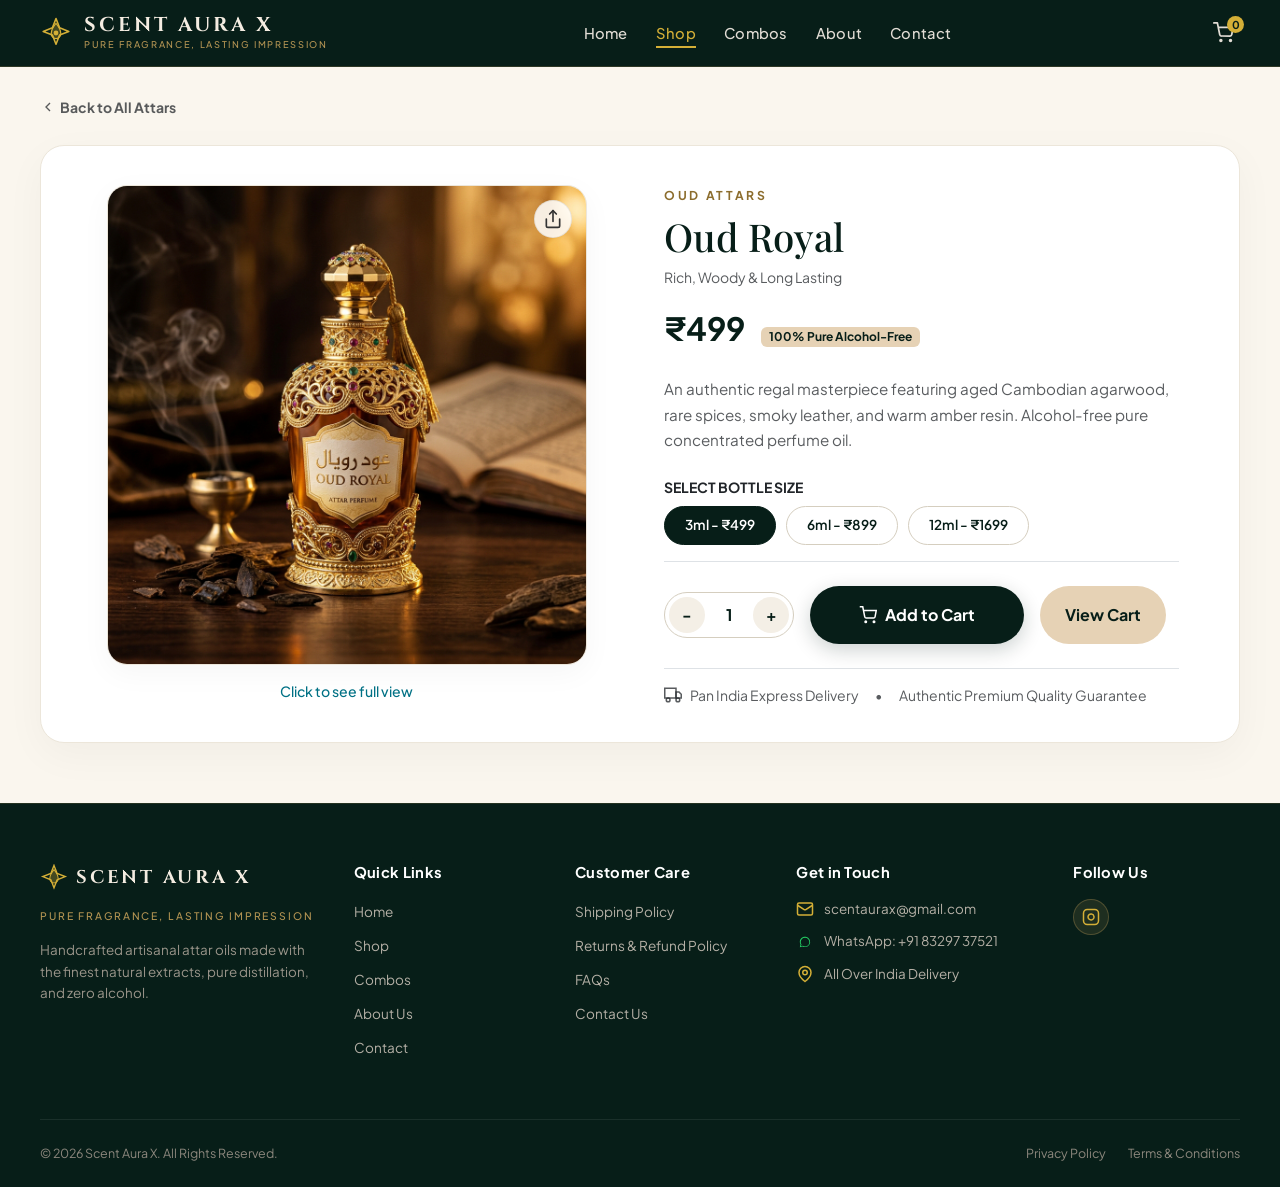
<file: product.html>
<!DOCTYPE html>
<html lang="en">

<head>
  <meta charset="UTF-8" />
  <meta name="viewport" content="width=device-width, initial-scale=1.0" />
  <meta name="description" content="Shop Scent Aura X — pure, alcohol-free artisanal attars." />
  <title id="page-title">Product Details | Scent Aura X</title>
  <link href="https://cdn.jsdelivr.net/npm/bootstrap@5.3.3/dist/css/bootstrap.min.css" rel="stylesheet">
  <link rel="stylesheet" href="assets/css/style.css">
  <link rel="stylesheet" href="assets/css/premium.css">
</head>

<body>
  <!-- ==========================================
       HEADER AND NAVIGATION
       ========================================== -->
  <header class="site-header">
    <div class="header-container">
      <!-- Logo / Brand Wordmark -->
      <a href="index.html" class="brand-wrapper" aria-label="Scent Aura X Home">
        <svg class="brand-logo-icon" viewBox="0 0 40 40" fill="none" xmlns="http://www.w3.org/2000/svg"
          aria-hidden="true">
          <path d="M20 2L24.5 13.5L36 18L24.5 22.5L20 34L15.5 22.5L4 18L15.5 13.5L20 2Z" stroke="#D4AF37"
            stroke-width="2" stroke-linecap="round" stroke-linejoin="round" />
          <path d="M20 8C20 8 26 15 26 21C26 24.3137 23.3137 27 20 27C16.6863 27 14 24.3137 14 21C14 15 20 8 20 8Z"
            fill="#D4AF37" fill-opacity="0.3" stroke="#D4AF37" stroke-width="1.5" />
          <circle cx="20" cy="20" r="3" fill="#D4AF37" />
        </svg>
        <div class="brand-text-block">
          <span class="brand-title">SCENT AURA X</span>
          <span class="brand-tagline">PURE FRAGRANCE, LASTING IMPRESSION</span>
        </div>
      </a>

      <!-- Center Desktop Links -->
      <ul class="nav-links">
        <li><a href="index.html">Home</a></li>
        <li><a href="shop.html" class="active">Shop</a></li>
        <li><a href="combos.html">Combos</a></li>
        <li><a href="about.html">About</a></li>
        <li><a href="contact.html">Contact</a></li>
      </ul>

      <!-- Right Header Actions (Cart, Mobile Toggle) -->
      <div class="header-actions">
        <!-- Cart with Live Count Badge -->
        <a href="cart.html" class="header-icon-btn position-relative" aria-label="Shopping Cart">
          <svg width="21" height="21" viewBox="0 0 24 24" fill="none" stroke="currentColor" stroke-width="2"
            stroke-linecap="round" stroke-linejoin="round" aria-hidden="true">
            <circle cx="9" cy="21" r="1"></circle>
            <circle cx="20" cy="21" r="1"></circle>
            <path d="M1 1h4l2.68 13.39a2 2 0 0 0 2 1.61h9.72a2 2 0 0 0 2-1.61L23 6H6"></path>
          </svg>
          <span id="cart-count-badge" class="cart-counter">0</span>
        </a>

        <!-- Mobile Navigation Menu Toggle -->
        <button type="button" class="mobile-nav-toggle" id="mobile-nav-toggle-btn"
          aria-label="Open mobile navigation menu">
          <svg width="24" height="24" viewBox="0 0 24 24" fill="none" stroke="currentColor" stroke-width="2"
            stroke-linecap="round" stroke-linejoin="round" aria-hidden="true">
            <line x1="3" y1="12" x2="21" y2="12"></line>
            <line x1="3" y1="6" x2="21" y2="6"></line>
            <line x1="3" y1="18" x2="21" y2="18"></line>
          </svg>
        </button>
      </div>
    </div>
  </header>

  <!-- Mobile Navigation Drawer -->
  <div class="mobile-nav-drawer" id="mobile-nav-drawer" role="dialog" aria-modal="true" aria-label="Mobile Navigation">
    <div class="mobile-nav-panel">
      <div class="mobile-nav-header">
        <div class="d-flex align-items-center gap-2">
          <svg class="brand-logo-icon" viewBox="0 0 40 40" fill="none" style="width: 24px; height: 24px;"
            aria-hidden="true">
            <path d="M20 2L24.5 13.5L36 18L24.5 22.5L20 34L15.5 22.5L4 18L15.5 13.5L20 2Z" stroke="#D4AF37"
              stroke-width="2" />
            <path d="M20 8C20 8 26 15 26 21C26 24.3137 23.3137 27 20 27C16.6863 27 14 24.3137 14 21C14 15 20 8 20 8Z"
              fill="#D4AF37" fill-opacity="0.3" stroke="#D4AF37" stroke-width="1.5" />
          </svg>
          <span class="brand-title" style="font-size: 1.05rem;">SCENT AURA X</span>
        </div>
        <button type="button" class="mobile-nav-close" id="mobile-nav-close-btn"
          aria-label="Close navigation menu">&times;</button>
      </div>
      <ul class="mobile-nav-list">
        <li><a href="index.html"><span>Home</span> &rarr;</a></li>
        <li><a href="shop.html" class="active"><span>Shop</span> &rarr;</a></li>
        <li><a href="combos.html"><span>Combos</span> &rarr;</a></li>
        <li><a href="about.html"><span>About</span> &rarr;</a></li>
        <li><a href="contact.html"><span>Contact</span> &rarr;</a></li>
      </ul>
      <div class="mt-auto pt-4 border-top border-secondary">
        <a href="cart.html" class="btn btn-sm w-100 py-2 rounded-pill fw-bold"
          style="background: var(--gold-accent); color: var(--primary-dark);">
          View Cart (<span class="mobile-drawer-cart-count">0</span>)
        </a>
      </div>
    </div>
  </div>

  <!-- Product Detail Section -->
  <main class="product-detail-wrapper">
    <div class="mb-4">
      <a href="shop.html" class="text-decoration-none text-muted small fw-bold d-inline-flex align-items-center gap-1">
        <svg width="16" height="16" viewBox="0 0 24 24" fill="none" stroke="currentColor" stroke-width="2">
          <polyline points="15 18 9 12 15 6"></polyline>
        </svg>
        <span>Back to All Attars</span>
      </a>
    </div>

    <!-- Container for Product -->
    <div class="product-detail-card" id="product-container" style="display: none;">
      <div class="row g-5 align-items-center">
        <!-- Left: Image Gallery (Amazon Style Large Main Image on Top, Horizontal Thumbnails Below) -->
        <div class="col-lg-6">
          <div class="product-gallery-layout">
            <!-- Main Featured Big Image Display with Share Button -->
            <div class="product-detail-image-box">
              <button type="button" class="gallery-share-btn" id="gallery-share-btn" aria-label="Share product" title="Share">
                <svg width="20" height="20" viewBox="0 0 24 24" fill="none" stroke="currentColor" stroke-width="2" stroke-linecap="round" stroke-linejoin="round">
                  <path d="M4 12v8a2 2 0 0 0 2 2h12a2 2 0 0 0 2-2v-8"></path>
                  <polyline points="16 6 12 2 8 6"></polyline>
                  <line x1="12" y1="2" x2="12" y2="15"></line>
                </svg>
              </button>
              <img id="product-img" src="" alt="Attar Bottle" referrerpolicy="no-referrer">
            </div>

            <!-- "Click to see full view" link -->
            <div class="gallery-fullview-text">
              <a href="javascript:void(0)" id="btn-fullview-link">
                <span>Click to see full view</span>
              </a>
            </div>

            <!-- Horizontal Thumbnail Strip Below Main Image -->
            <div class="gallery-thumbs-wrapper" id="gallery-thumbs-wrapper">
              <button type="button" class="thumb-nav-btn thumb-nav-prev" id="thumb-arrow-left" aria-label="Previous image">
                <svg width="18" height="18" viewBox="0 0 24 24" fill="none" stroke="currentColor" stroke-width="2.5">
                  <polyline points="15 18 9 12 15 6"></polyline>
                </svg>
              </button>

              <div class="gallery-thumbs-track" id="gallery-thumbs-track">
                <!-- Injected dynamically by product.js -->
              </div>

              <button type="button" class="thumb-nav-btn thumb-nav-next" id="thumb-arrow-right" aria-label="Next image">
                <svg width="18" height="18" viewBox="0 0 24 24" fill="none" stroke="currentColor" stroke-width="2.5">
                  <polyline points="9 18 15 12 9 6"></polyline>
                </svg>
              </button>
            </div>
          </div>
        </div>

        <!-- Right: Details -->
        <div class="col-lg-6">
          <div class="pe-lg-4">
            <span id="product-category" class="section-label-gold mb-2 d-inline-block">Category</span>
            <h1 id="product-name" class="font-serif mb-2" style="font-size: 2.4rem; color: var(--primary-dark);">Product
              Name</h1>
            <p id="product-subtext" class="text-muted small mb-3">Rich, Woody & Long Lasting</p>

            <div class="d-flex align-items-baseline gap-3 mb-4">
              <span id="product-price" class="fs-2 fw-bold" style="color: var(--primary-dark);">₹0</span>
              <span class="badge" style="background-color: #E6D2B5; color: #071E18; font-size: 0.75rem;">100% Pure
                Alcohol-Free</span>
            </div>

            <p id="product-description" class="text-muted mb-4"
              style="line-height: 1.7; font-size: 0.95rem; white-space: pre-line;">
              Product description goes here.
            </p>

            <!-- Size Selector -->
            <div class="mb-4 pb-3 border-bottom">
              <label class="form-label fw-bold small text-uppercase mb-2 text-dark d-block">Select Bottle Size</label>
              <div id="product-variation-pills" class="variation-pill-group">
                <!-- Injected by JS -->
              </div>
            </div>

            <!-- Qty and Add to Cart -->
            <div class="d-flex flex-wrap gap-3 align-items-center mb-4">
              <div class="qty-control-box">
                <button type="button" id="btn-qty-minus">-</button>
                <input type="text" id="product-qty" value="1" readonly>
                <button type="button" id="btn-qty-plus">+</button>
              </div>

              <!-- Add to Cart -->
              <button id="btn-add-cart"
                class="btn px-5 py-3 rounded-pill fw-bold text-white d-inline-flex align-items-center gap-2"
                style="background-color: var(--primary-dark); font-size: 1rem; box-shadow: 0 6px 20px rgba(7, 30, 24, 0.2);">
                <svg width="18" height="18" viewBox="0 0 24 24" fill="none" stroke="currentColor" stroke-width="2">
                  <circle cx="9" cy="21" r="1"></circle>
                  <circle cx="20" cy="21" r="1"></circle>
                  <path d="M1 1h4l2.68 13.39a2 2 0 0 0 2 1.61h9.72a2 2 0 0 0 2-1.61L23 6H6"></path>
                </svg>
                <span>Add to Cart</span>
              </button>

              <a href="cart.html" class="btn px-4 py-3 rounded-pill fw-bold"
                style="background-color: #E6D2B5; color: #071E18; text-decoration: none;">
                View Cart
              </a>
            </div>

            <div class="d-flex align-items-center gap-3 text-muted small mt-4 pt-3 border-top">
              <div class="d-flex align-items-center gap-2">
                <svg width="18" height="18" viewBox="0 0 24 24" fill="none" stroke="currentColor" stroke-width="2">
                  <rect x="1" y="3" width="15" height="13"></rect>
                  <polygon points="16 8 20 8 23 11 23 16 16 16 8"></polygon>
                  <circle cx="5.5" cy="18.5" r="2.5"></circle>
                  <circle cx="18.5" cy="18.5" r="2.5"></circle>
                </svg>
                <span>Pan India Express Delivery</span>
              </div>
              <div>•</div>
              <div>Authentic Premium Quality Guarantee</div>
            </div>
          </div>
        </div>
      </div>
    </div>

    <!-- Not Found State -->
    <div id="product-not-found" class="text-center py-5" style="display: none;">
      <h2 class="section-main-title mb-3">Attar Not Found</h2>
      <p class="text-muted mb-4">The fragrance you are looking for might have been moved or updated.</p>
      <a href="shop.html" class="btn-hero-primary">Explore All Attars</a>
    </div>
  </main>

  <!-- ==========================================
       FOOTER
       ========================================== -->
  <footer id="footer-contact" class="site-footer">
    <div class="footer-container">
      <div class="footer-grid">
        <!-- Col 1: Brand & Wordmark -->
        <div>
          <div class="d-flex align-items-center gap-2 mb-3">
            <svg class="brand-logo-icon" viewBox="0 0 40 40" fill="none" style="width: 28px; height: 28px;"
              aria-hidden="true">
              <path d="M20 2L24.5 13.5L36 18L24.5 22.5L20 34L15.5 22.5L4 18L15.5 13.5L20 2Z" stroke="#D4AF37"
                stroke-width="2" />
              <path d="M20 8C20 8 26 15 26 21C26 24.3137 23.3137 27 20 27C16.6863 27 14 24.3137 14 21C14 15 20 8 20 8Z"
                fill="#D4AF37" fill-opacity="0.3" stroke="#D4AF37" stroke-width="1.5" />
            </svg>
            <span class="brand-title" style="font-size: 1.15rem;">SCENT AURA X</span>
          </div>
          <div class="brand-tagline mb-3" style="font-size: 0.65rem;">PURE FRAGRANCE, LASTING IMPRESSION</div>
          <p style="font-size: 0.84rem; color: #9A958A; line-height: 1.6; max-width: 280px;">
            Handcrafted artisanal attar oils made with the finest natural extracts, pure distillation, and zero alcohol.
          </p>
        </div>

        <!-- Col 2: Quick Links -->
        <div>
          <h4 class="footer-col-title">Quick Links</h4>
          <ul class="footer-links-list">
            <li><a href="index.html">Home</a></li>
            <li><a href="shop.html">Shop</a></li>
            <li><a href="combos.html">Combos</a></li>
            <li><a href="about.html">About Us</a></li>
            <li><a href="contact.html">Contact</a></li>
          </ul>
        </div>

        <!-- Col 3: Customer Care -->
        <div>
          <h4 class="footer-col-title">Customer Care</h4>
          <ul class="footer-links-list">
            <li><a href="shipping-policy.html">Shipping Policy</a></li>
            <li><a href="refund-policy.html">Returns &amp; Refund Policy</a></li>
            <li><a href="contact.html#faq">FAQs</a></li>
            <li><a href="contact.html">Contact Us</a></li>
          </ul>
        </div>

        <!-- Col 4: Get in Touch & WhatsApp -->
        <div>
          <h4 class="footer-col-title">Get in Touch</h4>
          <a href="mailto:scentaurax@gmail.com" class="footer-contact-item">
            <svg width="18" height="18" viewBox="0 0 24 24" fill="none" stroke="currentColor" stroke-width="2"
              aria-hidden="true">
              <rect x="2" y="4" width="20" height="16" rx="2"></rect>
              <path d="m22 7-8.97 5.7a1.94 1.94 0 0 1-2.06 0L2 7"></path>
            </svg>
            <span>scentaurax@gmail.com</span>
          </a>
          <a href="https://wa.me/918329737521
           " target="_blank" rel="noopener noreferrer" class="footer-contact-item">
            <svg width="18" height="18" viewBox="0 0 24 24" fill="#25D366" aria-hidden="true">
              <path
                d="M12.031 6.172c-3.181 0-5.767 2.586-5.768 5.766-.001 1.298.38 2.27 1.019 3.287l-.711 2.598 2.664-.699c.974.551 1.834.814 2.8.814 3.181 0 5.767-2.586 5.768-5.766 0-3.18-2.586-5.766-5.772-5.766zm6.819 5.767c-.001 3.766-3.054 6.819-6.819 6.819-1.157 0-2.29-.296-3.29-.861l-3.663.96 1.002-3.666c-.633-1.042-.969-2.247-.968-3.252.001-3.766 3.054-6.819 6.819-6.819 3.765 0 6.819 3.053 6.819 6.819z" />
            </svg>
            <span>WhatsApp: +91 83297 37521</span>
          </a>
          <div class="footer-contact-item">
            <svg width="18" height="18" viewBox="0 0 24 24" fill="none" stroke="currentColor" stroke-width="2"
              aria-hidden="true">
              <path d="M20 10c0 6-8 12-8 12s-8-6-8-12a8 8 0 0 1 16 0Z" />
              <circle cx="12" cy="10" r="3" />
            </svg>
            <span>All Over India Delivery</span>
          </div>
        </div>

        <!-- Col 5: Follow Us -->
        <div>
          <h4 class="footer-col-title">Follow Us</h4>
          <div class="footer-social-icons">
            <a href="https://www.instagram.com/scent_aura_x/" target="_blank" rel="noopener noreferrer" class="footer-social-icon" aria-label="Instagram">
              <svg width="18" height="18" viewBox="0 0 24 24" fill="none" stroke="currentColor" stroke-width="2"
                aria-hidden="true">
                <rect x="2" y="2" width="20" height="20" rx="5" ry="5"></rect>
                <path d="M16 11.37A4 4 0 1 1 12.63 8 4 4 0 0 1 16 11.37z"></path>
                <line x1="17.5" y1="6.5" x2="17.51" y2="6.5"></line>
              </svg>
            </a>
          </div>
        </div>
      </div>

      <div class="footer-bottom-bar">
        <span>&copy; <span id="current-year">2026</span> Scent Aura X. All Rights Reserved.</span>
        <div>
          <a href="#">Privacy Policy</a>
          <a href="#">Terms &amp; Conditions</a>
        </div>
      </div>
    </div>
  </footer>

  <div id="toast-container" class="toast-container"></div>

  <script src="assets/js/products.js"></script>
  <script src="assets/js/main.js"></script>
  <script src="assets/js/product.js"></script>
</body>

</html>
</file>
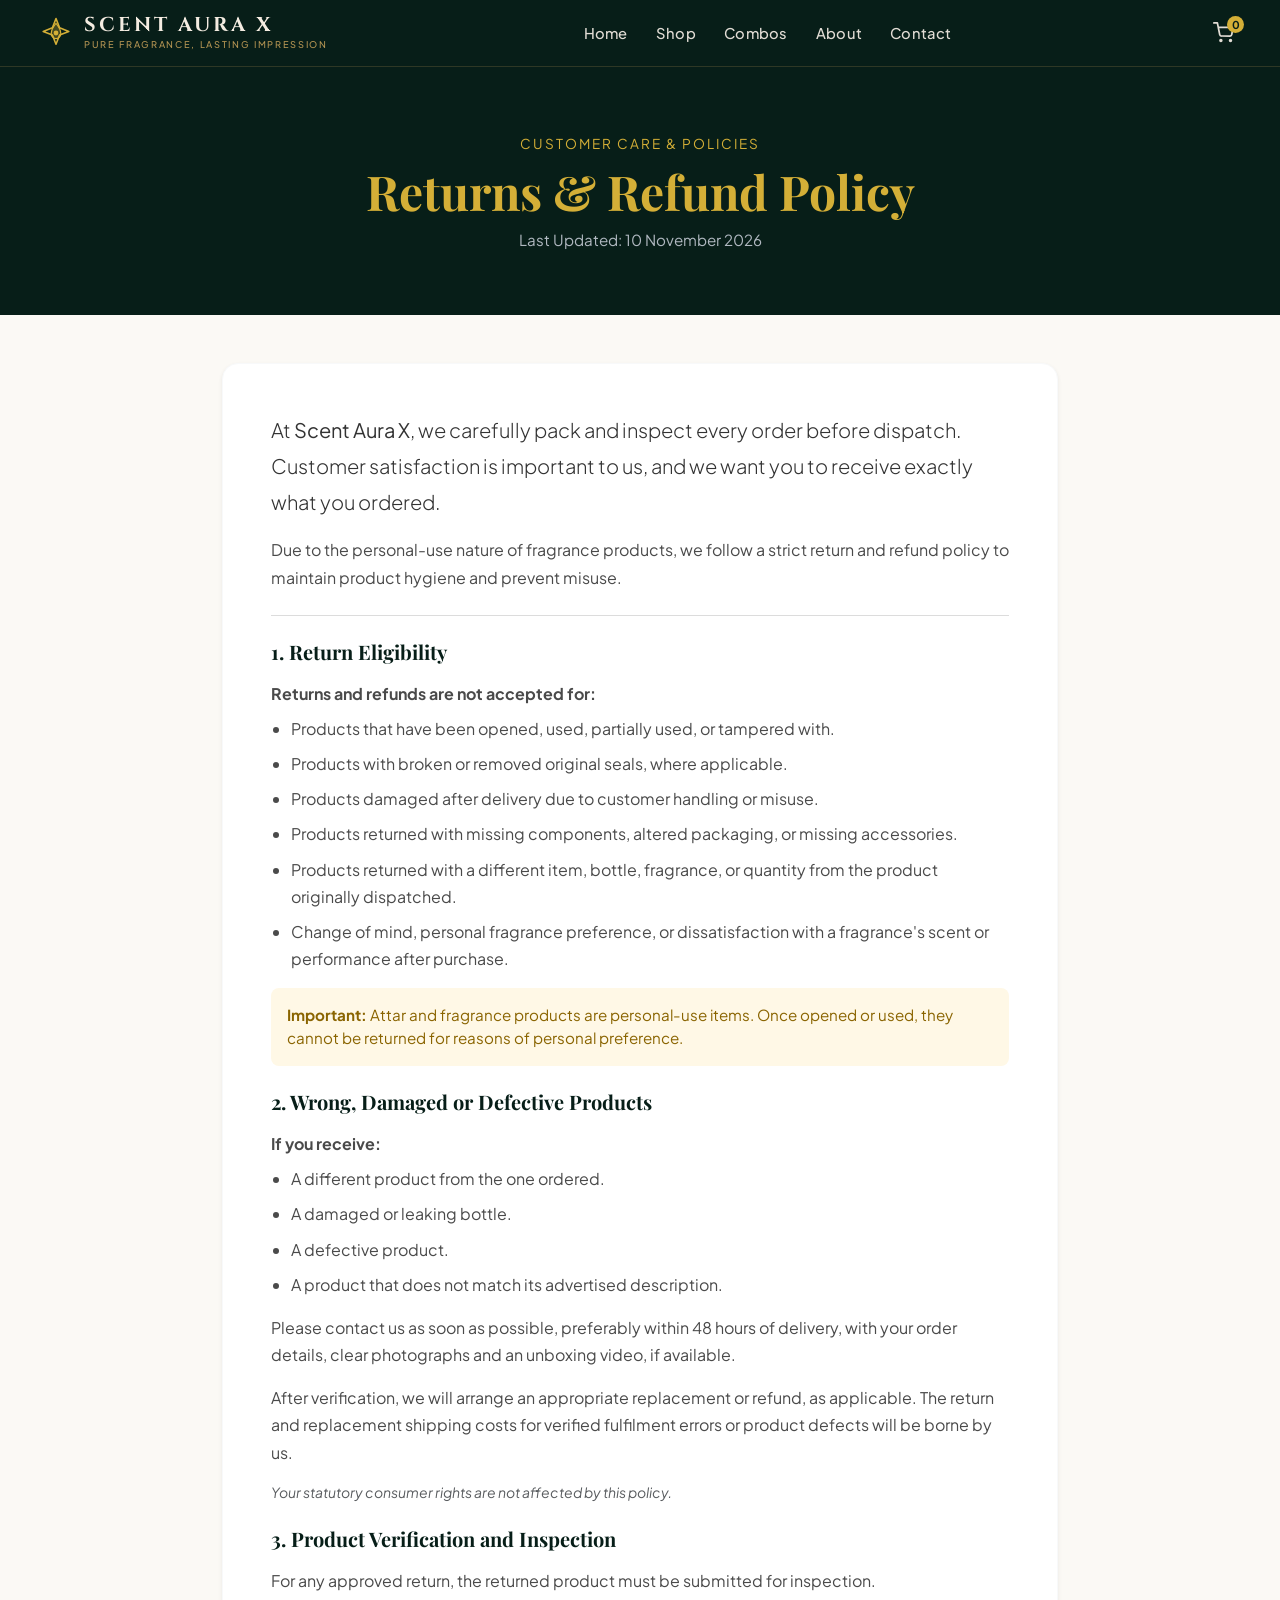
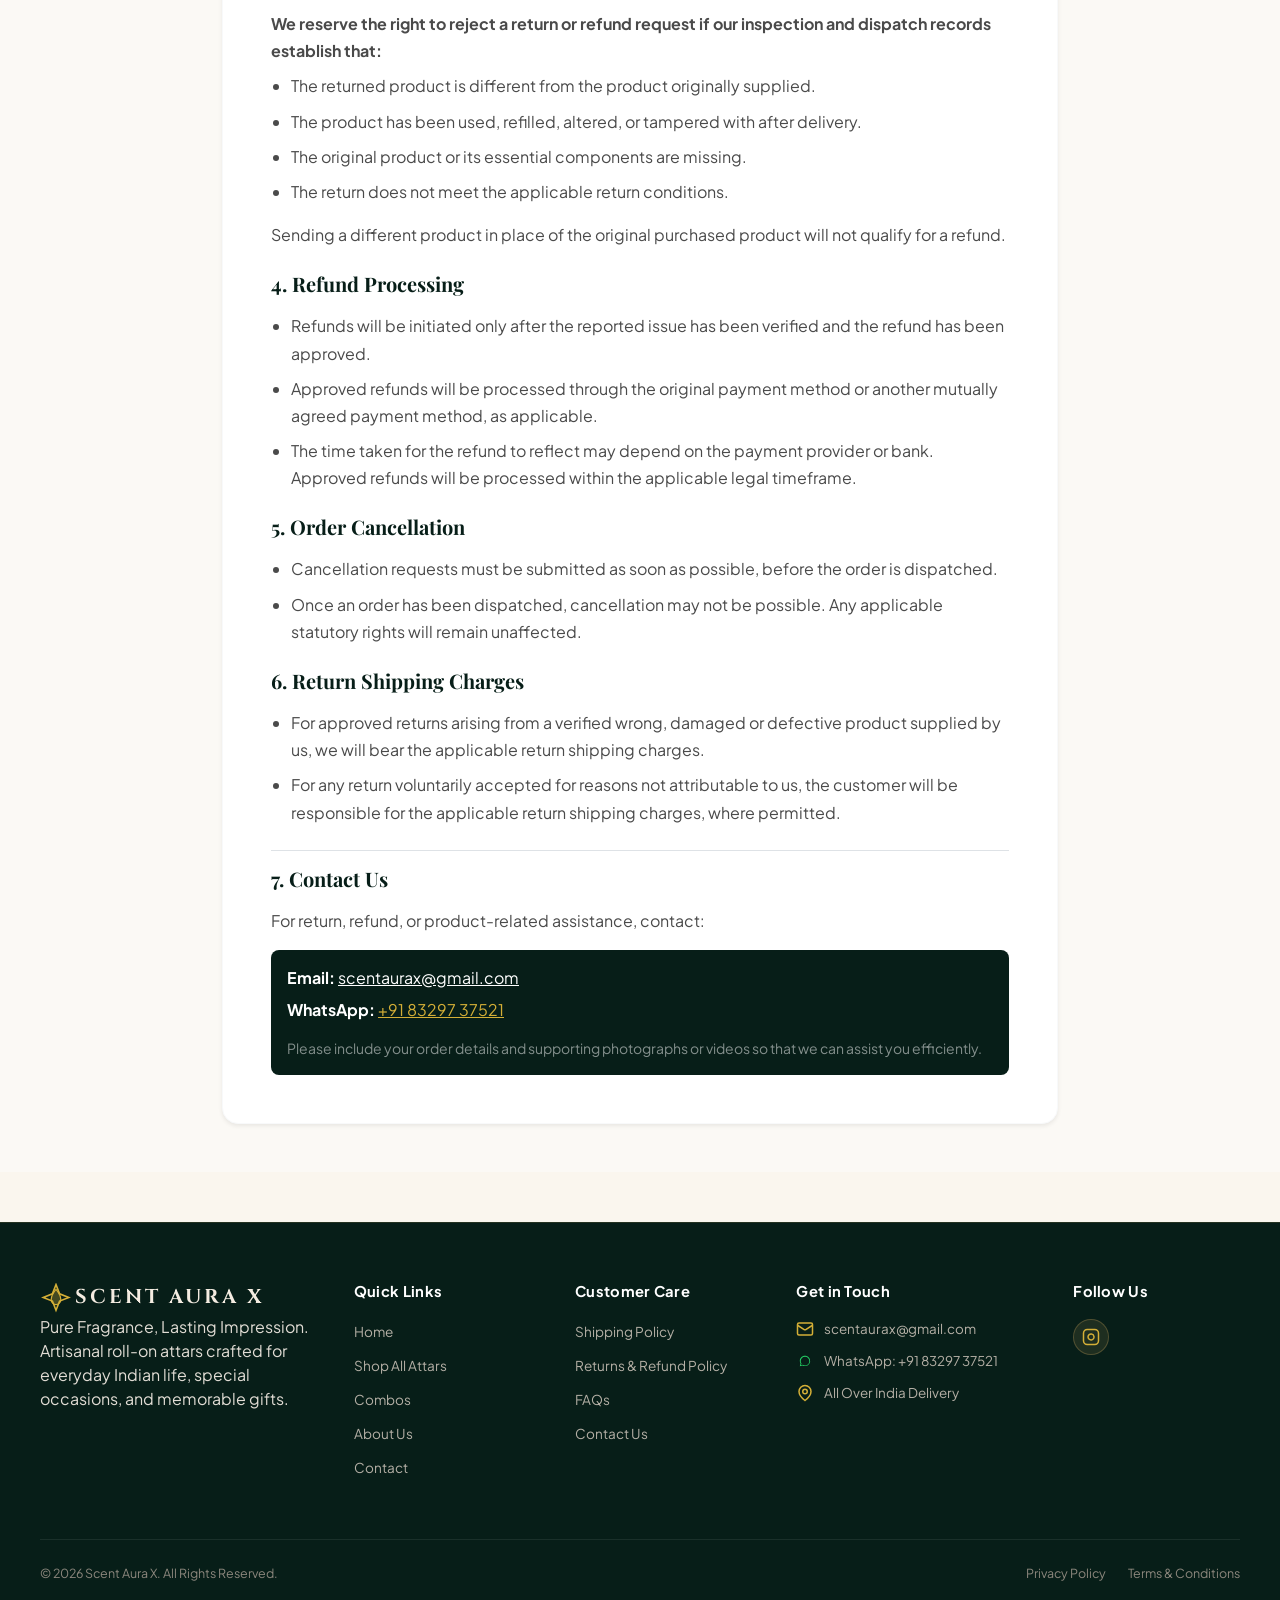
<file: refund-policy.html>
<!DOCTYPE html>
<html lang="en">

<head>
  <meta charset="UTF-8" />
  <meta name="viewport" content="width=device-width, initial-scale=1.0" />
  <meta name="description"
    content="Returns & Refund Policy for Scent Aura X — Guidelines on return eligibility, wrong or damaged items, product inspection, refund processing, and cancellation." />
  <title>Returns &amp; Refund Policy | Scent Aura X — Pure Fragrance, Lasting Impression</title>

  <link href="https://cdn.jsdelivr.net/npm/bootstrap@5.3.3/dist/css/bootstrap.min.css" rel="stylesheet">
  <link rel="stylesheet" href="assets/css/style.css">
  <link rel="stylesheet" href="assets/css/premium.css">
</head>

<body>
  <!-- ==========================================
       SECTION 1: HEADER AND NAVIGATION
       ========================================== -->
  <header class="site-header">
    <div class="header-container">
      <!-- Logo / Brand Wordmark -->
      <a href="index.html" class="brand-wrapper" aria-label="Scent Aura X Home">
        <svg class="brand-logo-icon" viewBox="0 0 40 40" fill="none" xmlns="http://www.w3.org/2000/svg"
          aria-hidden="true">
          <path d="M20 2L24.5 13.5L36 18L24.5 22.5L20 34L15.5 22.5L4 18L15.5 13.5L20 2Z" stroke="#D4AF37"
            stroke-width="2" stroke-linecap="round" stroke-linejoin="round" />
          <path d="M20 8C20 8 26 15 26 21C26 24.3137 23.3137 27 20 27C16.6863 27 14 24.3137 14 21C14 15 20 8 20 8Z"
            fill="#D4AF37" fill-opacity="0.3" stroke="#D4AF37" stroke-width="1.5" />
          <circle cx="20" cy="20" r="3" fill="#D4AF37" />
        </svg>
        <div class="brand-text-block">
          <span class="brand-title">SCENT AURA X</span>
          <span class="brand-tagline">PURE FRAGRANCE, LASTING IMPRESSION</span>
        </div>
      </a>

      <!-- Center Desktop Links -->
      <ul class="nav-links">
        <li><a href="index.html">Home</a></li>
        <li><a href="shop.html">Shop</a></li>
        <li><a href="combos.html">Combos</a></li>
        <li><a href="about.html">About</a></li>
        <li><a href="contact.html">Contact</a></li>
      </ul>

      <!-- Right Header Actions (Cart, Mobile Toggle) -->
      <div class="header-actions">
        <a href="cart.html" class="header-icon-btn position-relative" aria-label="Shopping Cart">
          <svg width="21" height="21" viewBox="0 0 24 24" fill="none" stroke="currentColor" stroke-width="2"
            stroke-linecap="round" stroke-linejoin="round" aria-hidden="true">
            <circle cx="9" cy="21" r="1"></circle>
            <circle cx="20" cy="21" r="1"></circle>
            <path d="M1 1h4l2.68 13.39a2 2 0 0 0 2 1.61h9.72a2 2 0 0 0 2-1.61L23 6H6"></path>
          </svg>
          <span id="cart-count-badge" class="cart-counter">0</span>
        </a>

        <button type="button" class="mobile-nav-toggle" id="mobile-nav-toggle-btn"
          aria-label="Open mobile navigation menu">
          <svg width="24" height="24" viewBox="0 0 24 24" fill="none" stroke="currentColor" stroke-width="2"
            stroke-linecap="round" stroke-linejoin="round" aria-hidden="true">
            <line x1="3" y1="12" x2="21" y2="12"></line>
            <line x1="3" y1="6" x2="21" y2="6"></line>
            <line x1="3" y1="18" x2="21" y2="18"></line>
          </svg>
        </button>
      </div>
    </div>
  </header>

  <!-- Mobile Navigation Drawer -->
  <div class="mobile-nav-drawer" id="mobile-nav-drawer" role="dialog" aria-modal="true" aria-label="Mobile Navigation">
    <div class="mobile-nav-panel">
      <div class="mobile-nav-header">
        <div class="d-flex align-items-center gap-2">
          <svg class="brand-logo-icon" viewBox="0 0 40 40" fill="none" style="width: 24px; height: 24px;"
            aria-hidden="true">
            <path d="M20 2L24.5 13.5L36 18L24.5 22.5L20 34L15.5 22.5L4 18L15.5 13.5L20 2Z" stroke="#D4AF37"
              stroke-width="2" />
            <path d="M20 8C20 8 26 15 26 21C26 24.3137 23.3137 27 20 27C16.6863 27 14 24.3137 14 21C14 15 20 8 20 8Z"
              fill="#D4AF37" fill-opacity="0.3" stroke="#D4AF37" stroke-width="1.5" />
          </svg>
          <span class="brand-title" style="font-size: 1.05rem;">SCENT AURA X</span>
        </div>
        <button type="button" class="mobile-nav-close" id="mobile-nav-close-btn"
          aria-label="Close navigation menu">&times;</button>
      </div>
      <ul class="mobile-nav-list">
        <li><a href="index.html"><span>Home</span> &rarr;</a></li>
        <li><a href="shop.html"><span>Shop</span> &rarr;</a></li>
        <li><a href="combos.html"><span>Combos</span> &rarr;</a></li>
        <li><a href="about.html"><span>About</span> &rarr;</a></li>
        <li><a href="contact.html"><span>Contact</span> &rarr;</a></li>
      </ul>
      <div class="mt-auto pt-4 border-top border-secondary">
        <a href="cart.html" class="btn btn-sm w-100 py-2 rounded-pill fw-bold"
          style="background: var(--gold-accent); color: var(--primary-dark);">
          View Cart (<span class="mobile-drawer-cart-count">0</span>)
        </a>
      </div>
    </div>
  </div>

  <main>
    <!-- Page Hero Banner -->
    <section class="page-hero-banner text-center py-5" style="background: var(--primary-dark); color: #fff;">
      <div class="container py-3">
        <span class="text-uppercase letter-spacing-2" style="color: var(--gold-accent); font-size: 0.85rem; letter-spacing: 2px;">CUSTOMER CARE & POLICIES</span>
        <h1 class="display-5 fw-bold mt-2 mb-2 font-playfair" style="font-family: 'Playfair Display', Georgia, serif; color: var(--gold-accent);">Returns &amp; Refund Policy</h1>
        <p class="text-muted mb-0" style="color: #b0b8c0 !important; font-size: 0.95rem;">Last Updated: 10 November 2026</p>
      </div>
    </section>

    <!-- Policy Content Section -->
    <section class="py-5" style="background: var(--cream-bg, #fbf9f5);">
      <div class="container" style="max-width: 860px;">
        <div class="p-4 p-md-5 rounded-4 bg-white shadow-sm border border-light">
          
          <p class="lead mb-3" style="color: #333; line-height: 1.8;">
            At <strong>Scent Aura X</strong>, we carefully pack and inspect every order before dispatch. Customer satisfaction is important to us, and we want you to receive exactly what you ordered.
          </p>

          <p style="color: #4a4a4a; line-height: 1.7;">
            Due to the personal-use nature of fragrance products, we follow a strict return and refund policy to maintain product hygiene and prevent misuse.
          </p>

          <hr class="my-4" style="opacity: 0.15;">

          <!-- Section 1 -->
          <div class="mb-4">
            <h2 class="h5 fw-bold mb-3" style="color: var(--primary-dark, #0d2818);">1. Return Eligibility</h2>
            <p class="mb-2" style="color: #4a4a4a; line-height: 1.7;"><strong>Returns and refunds are not accepted for:</strong></p>
            <ul style="color: #4a4a4a; line-height: 1.7; padding-left: 1.25rem;">
              <li class="mb-2">Products that have been opened, used, partially used, or tampered with.</li>
              <li class="mb-2">Products with broken or removed original seals, where applicable.</li>
              <li class="mb-2">Products damaged after delivery due to customer handling or misuse.</li>
              <li class="mb-2">Products returned with missing components, altered packaging, or missing accessories.</li>
              <li class="mb-2">Products returned with a different item, bottle, fragrance, or quantity from the product originally dispatched.</li>
              <li class="mb-2">Change of mind, personal fragrance preference, or dissatisfaction with a fragrance's scent or performance after purchase.</li>
            </ul>
            <div class="alert alert-warning border-0 rounded-3 mt-3 p-3" style="background: #fff8e6; color: #8a6400; font-size: 0.95rem;">
              <strong>Important:</strong> Attar and fragrance products are personal-use items. Once opened or used, they cannot be returned for reasons of personal preference.
            </div>
          </div>

          <!-- Section 2 -->
          <div class="mb-4">
            <h2 class="h5 fw-bold mb-3" style="color: var(--primary-dark, #0d2818);">2. Wrong, Damaged or Defective Products</h2>
            <p class="mb-2" style="color: #4a4a4a; line-height: 1.7;"><strong>If you receive:</strong></p>
            <ul style="color: #4a4a4a; line-height: 1.7; padding-left: 1.25rem;">
              <li class="mb-2">A different product from the one ordered.</li>
              <li class="mb-2">A damaged or leaking bottle.</li>
              <li class="mb-2">A defective product.</li>
              <li class="mb-2">A product that does not match its advertised description.</li>
            </ul>
            <p style="color: #4a4a4a; line-height: 1.7;">
              Please contact us as soon as possible, preferably within 48 hours of delivery, with your order details, clear photographs and an unboxing video, if available.
            </p>
            <p style="color: #4a4a4a; line-height: 1.7;">
              After verification, we will arrange an appropriate replacement or refund, as applicable. The return and replacement shipping costs for verified fulfilment errors or product defects will be borne by us.
            </p>
            <p class="fst-italic small text-muted">Your statutory consumer rights are not affected by this policy.</p>
          </div>

          <!-- Section 3 -->
          <div class="mb-4">
            <h2 class="h5 fw-bold mb-3" style="color: var(--primary-dark, #0d2818);">3. Product Verification and Inspection</h2>
            <p style="color: #4a4a4a; line-height: 1.7;">
              For any approved return, the returned product must be submitted for inspection.
            </p>
            <p class="mb-2" style="color: #4a4a4a; line-height: 1.7;"><strong>We reserve the right to reject a return or refund request if our inspection and dispatch records establish that:</strong></p>
            <ul style="color: #4a4a4a; line-height: 1.7; padding-left: 1.25rem;">
              <li class="mb-2">The returned product is different from the product originally supplied.</li>
              <li class="mb-2">The product has been used, refilled, altered, or tampered with after delivery.</li>
              <li class="mb-2">The original product or its essential components are missing.</li>
              <li class="mb-2">The return does not meet the applicable return conditions.</li>
            </ul>
            <p style="color: #4a4a4a; line-height: 1.7;">
              Sending a different product in place of the original purchased product will not qualify for a refund.
            </p>
          </div>

          <!-- Section 4 -->
          <div class="mb-4">
            <h2 class="h5 fw-bold mb-3" style="color: var(--primary-dark, #0d2818);">4. Refund Processing</h2>
            <ul style="color: #4a4a4a; line-height: 1.7; padding-left: 1.25rem;">
              <li class="mb-2">Refunds will be initiated only after the reported issue has been verified and the refund has been approved.</li>
              <li class="mb-2">Approved refunds will be processed through the original payment method or another mutually agreed payment method, as applicable.</li>
              <li class="mb-2">The time taken for the refund to reflect may depend on the payment provider or bank. Approved refunds will be processed within the applicable legal timeframe.</li>
            </ul>
          </div>

          <!-- Section 5 -->
          <div class="mb-4">
            <h2 class="h5 fw-bold mb-3" style="color: var(--primary-dark, #0d2818);">5. Order Cancellation</h2>
            <ul style="color: #4a4a4a; line-height: 1.7; padding-left: 1.25rem;">
              <li class="mb-2">Cancellation requests must be submitted as soon as possible, before the order is dispatched.</li>
              <li class="mb-2">Once an order has been dispatched, cancellation may not be possible. Any applicable statutory rights will remain unaffected.</li>
            </ul>
          </div>

          <!-- Section 6 -->
          <div class="mb-4">
            <h2 class="h5 fw-bold mb-3" style="color: var(--primary-dark, #0d2818);">6. Return Shipping Charges</h2>
            <ul style="color: #4a4a4a; line-height: 1.7; padding-left: 1.25rem;">
              <li class="mb-2">For approved returns arising from a verified wrong, damaged or defective product supplied by us, we will bear the applicable return shipping charges.</li>
              <li class="mb-2">For any return voluntarily accepted for reasons not attributable to us, the customer will be responsible for the applicable return shipping charges, where permitted.</li>
            </ul>
          </div>

          <!-- Section 7 -->
          <div class="mt-4 pt-3 border-top">
            <h2 class="h5 fw-bold mb-3" style="color: var(--primary-dark, #0d2818);">7. Contact Us</h2>
            <p style="color: #4a4a4a; line-height: 1.7;">
              For return, refund, or product-related assistance, contact:
            </p>
            <div class="p-3 rounded-3" style="background: var(--primary-dark, #0d2818); color: #fff;">
              <div class="mb-2">
                <strong>Email:</strong> <a href="mailto:scentaurax@gmail.com" class="text-white text-decoration-underline">scentaurax@gmail.com</a>
              </div>
              <div class="mb-2">
                <strong>WhatsApp:</strong> <a href="https://wa.me/918329737521" target="_blank" rel="noopener noreferrer" style="color: var(--gold-accent);">+91 83297 37521</a>
              </div>
              <p class="mb-0 mt-3 small text-white-50">
                Please include your order details and supporting photographs or videos so that we can assist you efficiently.
              </p>
            </div>
          </div>

        </div>
      </div>
    </section>
  </main>

  <!-- ==========================================
       SECTION 10: SITE FOOTER
       ========================================== -->
  <footer class="site-footer">
    <div class="footer-container">
      <div class="footer-grid">
        <!-- Col 1: Brand Info -->
        <div>
          <div class="footer-brand">
            <svg class="brand-logo-icon" viewBox="0 0 40 40" fill="none" aria-hidden="true">
              <path d="M20 2L24.5 13.5L36 18L24.5 22.5L20 34L15.5 22.5L4 18L15.5 13.5L20 2Z" stroke="#D4AF37"
                stroke-width="2" />
              <path d="M20 8C20 8 26 15 26 21C26 24.3137 23.3137 27 20 27C16.6863 27 14 24.3137 14 21C14 15 20 8 20 8Z"
                fill="#D4AF37" fill-opacity="0.3" stroke="#D4AF37" stroke-width="1.5" />
            </svg>
            <span class="brand-title">SCENT AURA X</span>
          </div>
          <p class="footer-tagline">
            Pure Fragrance, Lasting Impression. Artisanal roll-on attars crafted for everyday Indian life, special
            occasions, and memorable gifts.
          </p>
        </div>

        <!-- Col 2: Quick Links -->
        <div>
          <h4 class="footer-col-title">Quick Links</h4>
          <ul class="footer-links-list">
            <li><a href="index.html">Home</a></li>
            <li><a href="shop.html">Shop All Attars</a></li>
            <li><a href="combos.html">Combos</a></li>
            <li><a href="about.html">About Us</a></li>
            <li><a href="contact.html">Contact</a></li>
          </ul>
        </div>

        <!-- Col 3: Customer Care -->
        <div>
          <h4 class="footer-col-title">Customer Care</h4>
          <ul class="footer-links-list">
            <li><a href="shipping-policy.html">Shipping Policy</a></li>
            <li><a href="refund-policy.html">Returns &amp; Refund Policy</a></li>
            <li><a href="contact.html#faq">FAQs</a></li>
            <li><a href="contact.html">Contact Us</a></li>
          </ul>
        </div>

        <!-- Col 4: Get in Touch & WhatsApp -->
        <div>
          <h4 class="footer-col-title">Get in Touch</h4>
          <a href="mailto:scentaurax@gmail.com" class="footer-contact-item">
            <svg width="18" height="18" viewBox="0 0 24 24" fill="none" stroke="currentColor" stroke-width="2"
              aria-hidden="true">
              <rect x="2" y="4" width="20" height="16" rx="2"></rect>
              <path d="m22 7-8.97 5.7a1.94 1.94 0 0 1-2.06 0L2 7"></path>
            </svg>
            <span>scentaurax@gmail.com</span>
          </a>
          <a href="https://wa.me/918329737521" target="_blank" rel="noopener noreferrer" class="footer-contact-item">
            <svg width="18" height="18" viewBox="0 0 24 24" fill="#25D366" aria-hidden="true">
              <path
                d="M12.031 6.172c-3.181 0-5.767 2.586-5.768 5.766-.001 1.298.38 2.27 1.019 3.287l-.711 2.598 2.664-.699c.974.551 1.834.814 2.8.814 3.181 0 5.767-2.586 5.768-5.766 0-3.18-2.586-5.766-5.772-5.766zm6.819 5.767c-.001 3.766-3.054 6.819-6.819 6.819-1.157 0-2.29-.296-3.29-.861l-3.663.96 1.002-3.666c-.633-1.042-.969-2.247-.968-3.252.001-3.766 3.054-6.819 6.819-6.819 3.765 0 6.819 3.053 6.819 6.819z" />
            </svg>
            <span>WhatsApp: +91 83297 37521</span>
          </a>
          <div class="footer-contact-item">
            <svg width="18" height="18" viewBox="0 0 24 24" fill="none" stroke="currentColor" stroke-width="2"
              aria-hidden="true">
              <path d="M20 10c0 6-8 12-8 12s-8-6-8-12a8 8 0 0 1 16 0Z" />
              <circle cx="12" cy="10" r="3" />
            </svg>
            <span>All Over India Delivery</span>
          </div>
        </div>

        <!-- Col 5: Follow Us -->
        <div>
          <h4 class="footer-col-title">Follow Us</h4>
          <div class="footer-social-icons">
            <a href="https://www.instagram.com/scent_aura_x/" target="_blank" rel="noopener noreferrer" class="footer-social-icon" aria-label="Instagram">
              <svg width="18" height="18" viewBox="0 0 24 24" fill="none" stroke="currentColor" stroke-width="2"
                aria-hidden="true">
                <rect x="2" y="2" width="20" height="20" rx="5" ry="5"></rect>
                <path d="M16 11.37A4 4 0 1 1 12.63 8 4 4 0 0 1 16 11.37z"></path>
                <line x1="17.5" y1="6.5" x2="17.51" y2="6.5"></line>
              </svg>
            </a>
          </div>
        </div>
      </div>

      <div class="footer-bottom-bar">
        <span>&copy; <span id="current-year">2026</span> Scent Aura X. All Rights Reserved.</span>
        <div>
          <a href="#">Privacy Policy</a>
          <a href="#">Terms &amp; Conditions</a>
        </div>
      </div>
    </div>
  </footer>

  <script src="assets/js/products.js"></script>
  <script src="assets/js/main.js"></script>
</body>

</html>
</file>
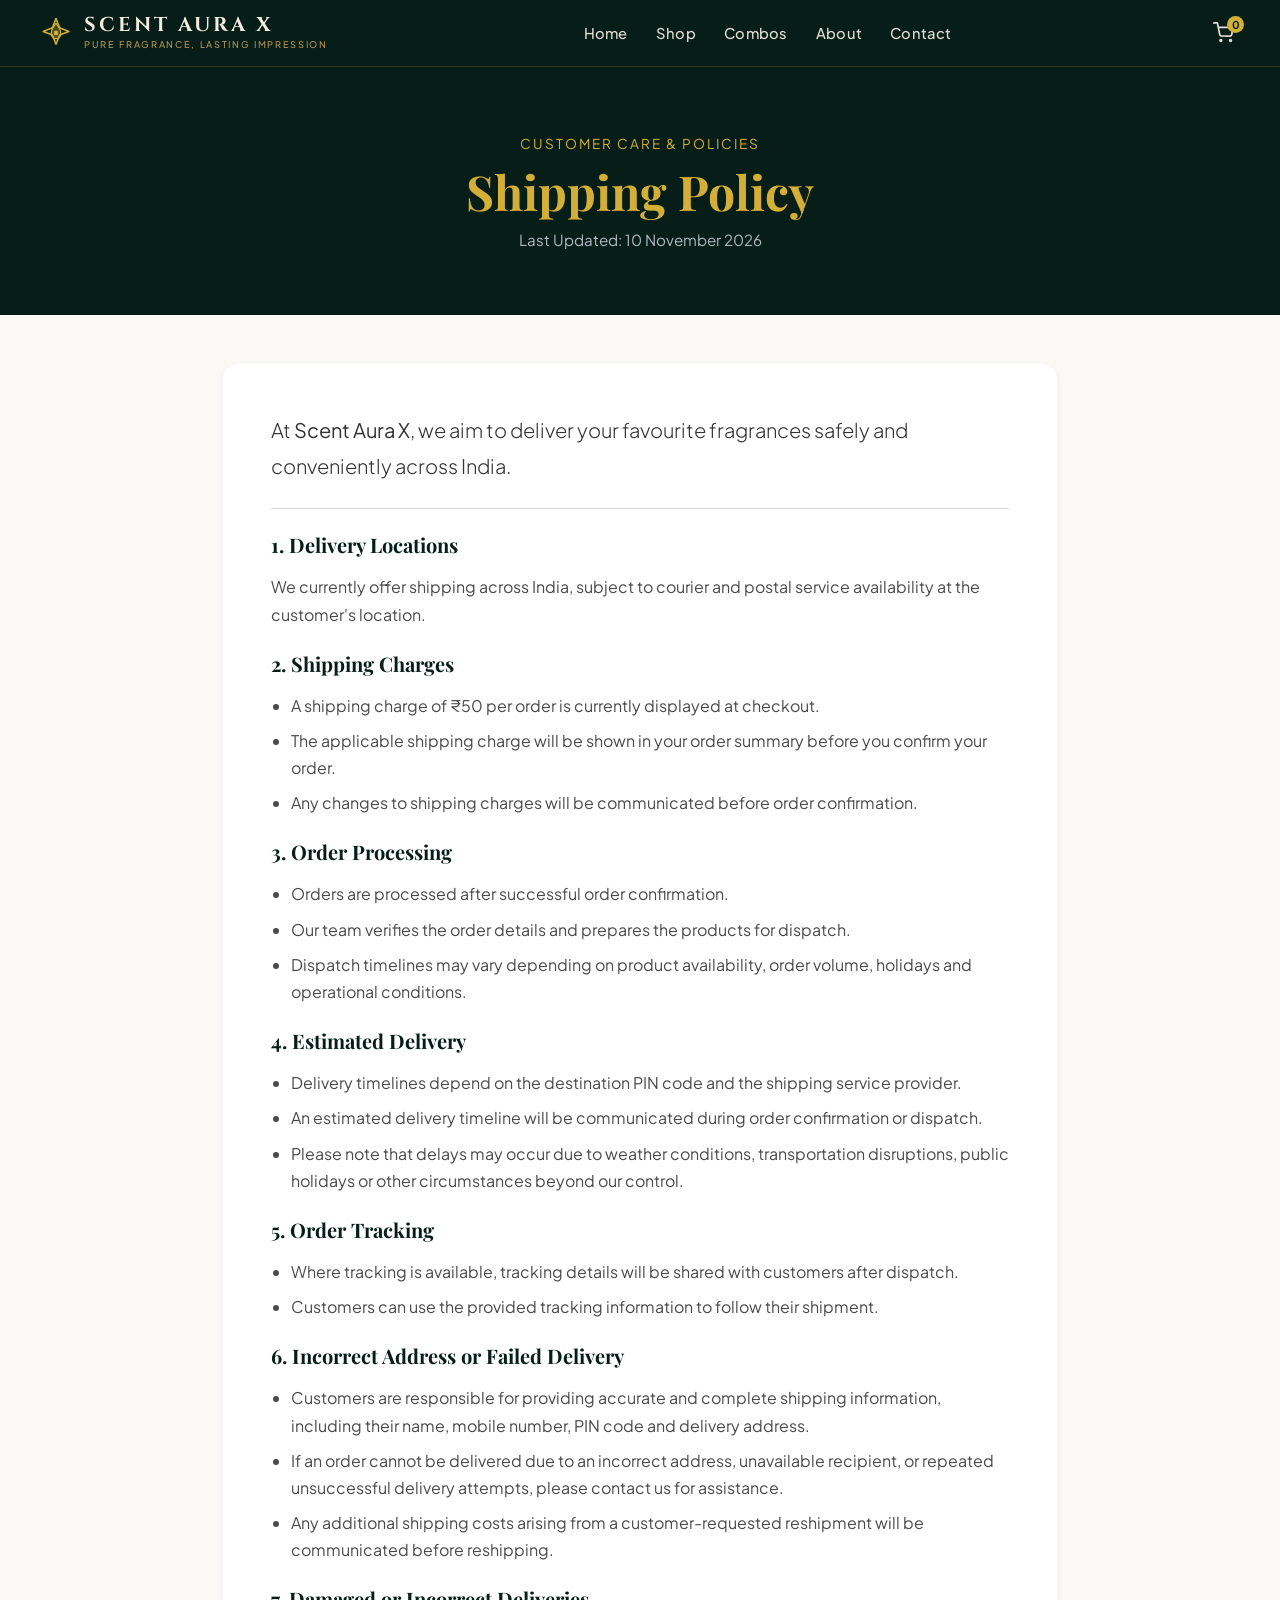
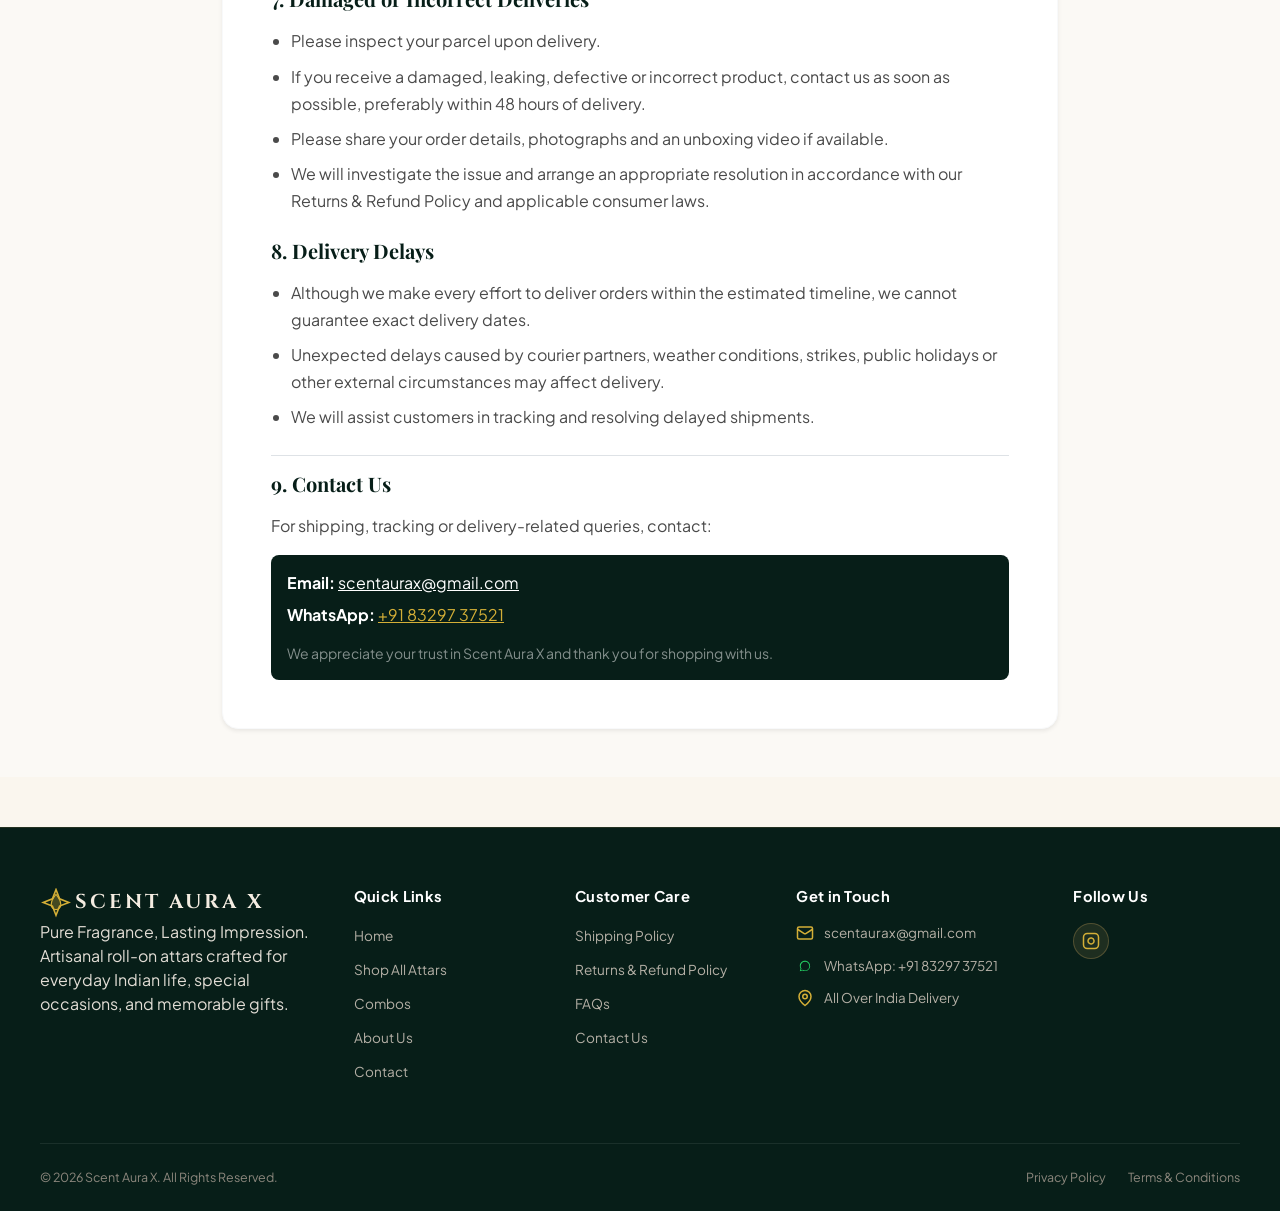
<file: shipping-policy.html>
<!DOCTYPE html>
<html lang="en">

<head>
  <meta charset="UTF-8" />
  <meta name="viewport" content="width=device-width, initial-scale=1.0" />
  <meta name="description"
    content="Shipping Policy for Scent Aura X — Delivery locations across India, shipping charges, processing, tracking, and delivery timelines." />
  <title>Shipping Policy | Scent Aura X — Pure Fragrance, Lasting Impression</title>

  <link href="https://cdn.jsdelivr.net/npm/bootstrap@5.3.3/dist/css/bootstrap.min.css" rel="stylesheet">
  <link rel="stylesheet" href="assets/css/style.css">
  <link rel="stylesheet" href="assets/css/premium.css">
</head>

<body>
  <!-- ==========================================
       SECTION 1: HEADER AND NAVIGATION
       ========================================== -->
  <header class="site-header">
    <div class="header-container">
      <!-- Logo / Brand Wordmark -->
      <a href="index.html" class="brand-wrapper" aria-label="Scent Aura X Home">
        <svg class="brand-logo-icon" viewBox="0 0 40 40" fill="none" xmlns="http://www.w3.org/2000/svg"
          aria-hidden="true">
          <path d="M20 2L24.5 13.5L36 18L24.5 22.5L20 34L15.5 22.5L4 18L15.5 13.5L20 2Z" stroke="#D4AF37"
            stroke-width="2" stroke-linecap="round" stroke-linejoin="round" />
          <path d="M20 8C20 8 26 15 26 21C26 24.3137 23.3137 27 20 27C16.6863 27 14 24.3137 14 21C14 15 20 8 20 8Z"
            fill="#D4AF37" fill-opacity="0.3" stroke="#D4AF37" stroke-width="1.5" />
          <circle cx="20" cy="20" r="3" fill="#D4AF37" />
        </svg>
        <div class="brand-text-block">
          <span class="brand-title">SCENT AURA X</span>
          <span class="brand-tagline">PURE FRAGRANCE, LASTING IMPRESSION</span>
        </div>
      </a>

      <!-- Center Desktop Links -->
      <ul class="nav-links">
        <li><a href="index.html">Home</a></li>
        <li><a href="shop.html">Shop</a></li>
        <li><a href="combos.html">Combos</a></li>
        <li><a href="about.html">About</a></li>
        <li><a href="contact.html">Contact</a></li>
      </ul>

      <!-- Right Header Actions (Cart, Mobile Toggle) -->
      <div class="header-actions">
        <a href="cart.html" class="header-icon-btn position-relative" aria-label="Shopping Cart">
          <svg width="21" height="21" viewBox="0 0 24 24" fill="none" stroke="currentColor" stroke-width="2"
            stroke-linecap="round" stroke-linejoin="round" aria-hidden="true">
            <circle cx="9" cy="21" r="1"></circle>
            <circle cx="20" cy="21" r="1"></circle>
            <path d="M1 1h4l2.68 13.39a2 2 0 0 0 2 1.61h9.72a2 2 0 0 0 2-1.61L23 6H6"></path>
          </svg>
          <span id="cart-count-badge" class="cart-counter">0</span>
        </a>

        <button type="button" class="mobile-nav-toggle" id="mobile-nav-toggle-btn"
          aria-label="Open mobile navigation menu">
          <svg width="24" height="24" viewBox="0 0 24 24" fill="none" stroke="currentColor" stroke-width="2"
            stroke-linecap="round" stroke-linejoin="round" aria-hidden="true">
            <line x1="3" y1="12" x2="21" y2="12"></line>
            <line x1="3" y1="6" x2="21" y2="6"></line>
            <line x1="3" y1="18" x2="21" y2="18"></line>
          </svg>
        </button>
      </div>
    </div>
  </header>

  <!-- Mobile Navigation Drawer -->
  <div class="mobile-nav-drawer" id="mobile-nav-drawer" role="dialog" aria-modal="true" aria-label="Mobile Navigation">
    <div class="mobile-nav-panel">
      <div class="mobile-nav-header">
        <div class="d-flex align-items-center gap-2">
          <svg class="brand-logo-icon" viewBox="0 0 40 40" fill="none" style="width: 24px; height: 24px;"
            aria-hidden="true">
            <path d="M20 2L24.5 13.5L36 18L24.5 22.5L20 34L15.5 22.5L4 18L15.5 13.5L20 2Z" stroke="#D4AF37"
              stroke-width="2" />
            <path d="M20 8C20 8 26 15 26 21C26 24.3137 23.3137 27 20 27C16.6863 27 14 24.3137 14 21C14 15 20 8 20 8Z"
              fill="#D4AF37" fill-opacity="0.3" stroke="#D4AF37" stroke-width="1.5" />
          </svg>
          <span class="brand-title" style="font-size: 1.05rem;">SCENT AURA X</span>
        </div>
        <button type="button" class="mobile-nav-close" id="mobile-nav-close-btn"
          aria-label="Close navigation menu">&times;</button>
      </div>
      <ul class="mobile-nav-list">
        <li><a href="index.html"><span>Home</span> &rarr;</a></li>
        <li><a href="shop.html"><span>Shop</span> &rarr;</a></li>
        <li><a href="combos.html"><span>Combos</span> &rarr;</a></li>
        <li><a href="about.html"><span>About</span> &rarr;</a></li>
        <li><a href="contact.html"><span>Contact</span> &rarr;</a></li>
      </ul>
      <div class="mt-auto pt-4 border-top border-secondary">
        <a href="cart.html" class="btn btn-sm w-100 py-2 rounded-pill fw-bold"
          style="background: var(--gold-accent); color: var(--primary-dark);">
          View Cart (<span class="mobile-drawer-cart-count">0</span>)
        </a>
      </div>
    </div>
  </div>

  <main>
    <!-- Page Hero Banner -->
    <section class="page-hero-banner text-center py-5" style="background: var(--primary-dark); color: #fff;">
      <div class="container py-3">
        <span class="text-uppercase letter-spacing-2" style="color: var(--gold-accent); font-size: 0.85rem; letter-spacing: 2px;">CUSTOMER CARE & POLICIES</span>
        <h1 class="display-5 fw-bold mt-2 mb-2 font-playfair" style="font-family: 'Playfair Display', Georgia, serif; color: var(--gold-accent);">Shipping Policy</h1>
        <p class="text-muted mb-0" style="color: #b0b8c0 !important; font-size: 0.95rem;">Last Updated: 10 November 2026</p>
      </div>
    </section>

    <!-- Policy Content Section -->
    <section class="py-5" style="background: var(--cream-bg, #fbf9f5);">
      <div class="container" style="max-width: 860px;">
        <div class="p-4 p-md-5 rounded-4 bg-white shadow-sm border border-light">
          
          <p class="lead mb-4" style="color: #333; line-height: 1.8;">
            At <strong>Scent Aura X</strong>, we aim to deliver your favourite fragrances safely and conveniently across India.
          </p>

          <hr class="my-4" style="opacity: 0.15;">

          <!-- Section 1 -->
          <div class="mb-4">
            <h2 class="h5 fw-bold mb-3" style="color: var(--primary-dark, #0d2818);">1. Delivery Locations</h2>
            <p style="color: #4a4a4a; line-height: 1.7;">
              We currently offer shipping across India, subject to courier and postal service availability at the customer's location.
            </p>
          </div>

          <!-- Section 2 -->
          <div class="mb-4">
            <h2 class="h5 fw-bold mb-3" style="color: var(--primary-dark, #0d2818);">2. Shipping Charges</h2>
            <ul style="color: #4a4a4a; line-height: 1.7; padding-left: 1.25rem;">
              <li class="mb-2">A shipping charge of ₹50 per order is currently displayed at checkout.</li>
              <li class="mb-2">The applicable shipping charge will be shown in your order summary before you confirm your order.</li>
              <li class="mb-2">Any changes to shipping charges will be communicated before order confirmation.</li>
            </ul>
          </div>

          <!-- Section 3 -->
          <div class="mb-4">
            <h2 class="h5 fw-bold mb-3" style="color: var(--primary-dark, #0d2818);">3. Order Processing</h2>
            <ul style="color: #4a4a4a; line-height: 1.7; padding-left: 1.25rem;">
              <li class="mb-2">Orders are processed after successful order confirmation.</li>
              <li class="mb-2">Our team verifies the order details and prepares the products for dispatch.</li>
              <li class="mb-2">Dispatch timelines may vary depending on product availability, order volume, holidays and operational conditions.</li>
            </ul>
          </div>

          <!-- Section 4 -->
          <div class="mb-4">
            <h2 class="h5 fw-bold mb-3" style="color: var(--primary-dark, #0d2818);">4. Estimated Delivery</h2>
            <ul style="color: #4a4a4a; line-height: 1.7; padding-left: 1.25rem;">
              <li class="mb-2">Delivery timelines depend on the destination PIN code and the shipping service provider.</li>
              <li class="mb-2">An estimated delivery timeline will be communicated during order confirmation or dispatch.</li>
              <li class="mb-2">Please note that delays may occur due to weather conditions, transportation disruptions, public holidays or other circumstances beyond our control.</li>
            </ul>
          </div>

          <!-- Section 5 -->
          <div class="mb-4">
            <h2 class="h5 fw-bold mb-3" style="color: var(--primary-dark, #0d2818);">5. Order Tracking</h2>
            <ul style="color: #4a4a4a; line-height: 1.7; padding-left: 1.25rem;">
              <li class="mb-2">Where tracking is available, tracking details will be shared with customers after dispatch.</li>
              <li class="mb-2">Customers can use the provided tracking information to follow their shipment.</li>
            </ul>
          </div>

          <!-- Section 6 -->
          <div class="mb-4">
            <h2 class="h5 fw-bold mb-3" style="color: var(--primary-dark, #0d2818);">6. Incorrect Address or Failed Delivery</h2>
            <ul style="color: #4a4a4a; line-height: 1.7; padding-left: 1.25rem;">
              <li class="mb-2">Customers are responsible for providing accurate and complete shipping information, including their name, mobile number, PIN code and delivery address.</li>
              <li class="mb-2">If an order cannot be delivered due to an incorrect address, unavailable recipient, or repeated unsuccessful delivery attempts, please contact us for assistance.</li>
              <li class="mb-2">Any additional shipping costs arising from a customer-requested reshipment will be communicated before reshipping.</li>
            </ul>
          </div>

          <!-- Section 7 -->
          <div class="mb-4">
            <h2 class="h5 fw-bold mb-3" style="color: var(--primary-dark, #0d2818);">7. Damaged or Incorrect Deliveries</h2>
            <ul style="color: #4a4a4a; line-height: 1.7; padding-left: 1.25rem;">
              <li class="mb-2">Please inspect your parcel upon delivery.</li>
              <li class="mb-2">If you receive a damaged, leaking, defective or incorrect product, contact us as soon as possible, preferably within 48 hours of delivery.</li>
              <li class="mb-2">Please share your order details, photographs and an unboxing video if available.</li>
              <li class="mb-2">We will investigate the issue and arrange an appropriate resolution in accordance with our Returns &amp; Refund Policy and applicable consumer laws.</li>
            </ul>
          </div>

          <!-- Section 8 -->
          <div class="mb-4">
            <h2 class="h5 fw-bold mb-3" style="color: var(--primary-dark, #0d2818);">8. Delivery Delays</h2>
            <ul style="color: #4a4a4a; line-height: 1.7; padding-left: 1.25rem;">
              <li class="mb-2">Although we make every effort to deliver orders within the estimated timeline, we cannot guarantee exact delivery dates.</li>
              <li class="mb-2">Unexpected delays caused by courier partners, weather conditions, strikes, public holidays or other external circumstances may affect delivery.</li>
              <li class="mb-2">We will assist customers in tracking and resolving delayed shipments.</li>
            </ul>
          </div>

          <!-- Section 9 -->
          <div class="mt-4 pt-3 border-top">
            <h2 class="h5 fw-bold mb-3" style="color: var(--primary-dark, #0d2818);">9. Contact Us</h2>
            <p style="color: #4a4a4a; line-height: 1.7;">
              For shipping, tracking or delivery-related queries, contact:
            </p>
            <div class="p-3 rounded-3" style="background: var(--primary-dark, #0d2818); color: #fff;">
              <div class="mb-2">
                <strong>Email:</strong> <a href="mailto:scentaurax@gmail.com" class="text-white text-decoration-underline">scentaurax@gmail.com</a>
              </div>
              <div class="mb-2">
                <strong>WhatsApp:</strong> <a href="https://wa.me/918329737521" target="_blank" rel="noopener noreferrer" style="color: var(--gold-accent);">+91 83297 37521</a>
              </div>
              <p class="mb-0 mt-3 small text-white-50">
                We appreciate your trust in Scent Aura X and thank you for shopping with us.
              </p>
            </div>
          </div>

        </div>
      </div>
    </section>
  </main>

  <!-- ==========================================
       SECTION 10: SITE FOOTER
       ========================================== -->
  <footer class="site-footer">
    <div class="footer-container">
      <div class="footer-grid">
        <!-- Col 1: Brand Info -->
        <div>
          <div class="footer-brand">
            <svg class="brand-logo-icon" viewBox="0 0 40 40" fill="none" aria-hidden="true">
              <path d="M20 2L24.5 13.5L36 18L24.5 22.5L20 34L15.5 22.5L4 18L15.5 13.5L20 2Z" stroke="#D4AF37"
                stroke-width="2" />
              <path d="M20 8C20 8 26 15 26 21C26 24.3137 23.3137 27 20 27C16.6863 27 14 24.3137 14 21C14 15 20 8 20 8Z"
                fill="#D4AF37" fill-opacity="0.3" stroke="#D4AF37" stroke-width="1.5" />
            </svg>
            <span class="brand-title">SCENT AURA X</span>
          </div>
          <p class="footer-tagline">
            Pure Fragrance, Lasting Impression. Artisanal roll-on attars crafted for everyday Indian life, special
            occasions, and memorable gifts.
          </p>
        </div>

        <!-- Col 2: Quick Links -->
        <div>
          <h4 class="footer-col-title">Quick Links</h4>
          <ul class="footer-links-list">
            <li><a href="index.html">Home</a></li>
            <li><a href="shop.html">Shop All Attars</a></li>
            <li><a href="combos.html">Combos</a></li>
            <li><a href="about.html">About Us</a></li>
            <li><a href="contact.html">Contact</a></li>
          </ul>
        </div>

        <!-- Col 3: Customer Care -->
        <div>
          <h4 class="footer-col-title">Customer Care</h4>
          <ul class="footer-links-list">
            <li><a href="shipping-policy.html">Shipping Policy</a></li>
            <li><a href="refund-policy.html">Returns &amp; Refund Policy</a></li>
            <li><a href="contact.html#faq">FAQs</a></li>
            <li><a href="contact.html">Contact Us</a></li>
          </ul>
        </div>

        <!-- Col 4: Get in Touch & WhatsApp -->
        <div>
          <h4 class="footer-col-title">Get in Touch</h4>
          <a href="mailto:scentaurax@gmail.com" class="footer-contact-item">
            <svg width="18" height="18" viewBox="0 0 24 24" fill="none" stroke="currentColor" stroke-width="2"
              aria-hidden="true">
              <rect x="2" y="4" width="20" height="16" rx="2"></rect>
              <path d="m22 7-8.97 5.7a1.94 1.94 0 0 1-2.06 0L2 7"></path>
            </svg>
            <span>scentaurax@gmail.com</span>
          </a>
          <a href="https://wa.me/918329737521" target="_blank" rel="noopener noreferrer" class="footer-contact-item">
            <svg width="18" height="18" viewBox="0 0 24 24" fill="#25D366" aria-hidden="true">
              <path
                d="M12.031 6.172c-3.181 0-5.767 2.586-5.768 5.766-.001 1.298.38 2.27 1.019 3.287l-.711 2.598 2.664-.699c.974.551 1.834.814 2.8.814 3.181 0 5.767-2.586 5.768-5.766 0-3.18-2.586-5.766-5.772-5.766zm6.819 5.767c-.001 3.766-3.054 6.819-6.819 6.819-1.157 0-2.29-.296-3.29-.861l-3.663.96 1.002-3.666c-.633-1.042-.969-2.247-.968-3.252.001-3.766 3.054-6.819 6.819-6.819 3.765 0 6.819 3.053 6.819 6.819z" />
            </svg>
            <span>WhatsApp: +91 83297 37521</span>
          </a>
          <div class="footer-contact-item">
            <svg width="18" height="18" viewBox="0 0 24 24" fill="none" stroke="currentColor" stroke-width="2"
              aria-hidden="true">
              <path d="M20 10c0 6-8 12-8 12s-8-6-8-12a8 8 0 0 1 16 0Z" />
              <circle cx="12" cy="10" r="3" />
            </svg>
            <span>All Over India Delivery</span>
          </div>
        </div>

        <!-- Col 5: Follow Us -->
        <div>
          <h4 class="footer-col-title">Follow Us</h4>
          <div class="footer-social-icons">
            <a href="https://www.instagram.com/scent_aura_x/" target="_blank" rel="noopener noreferrer" class="footer-social-icon" aria-label="Instagram">
              <svg width="18" height="18" viewBox="0 0 24 24" fill="none" stroke="currentColor" stroke-width="2"
                aria-hidden="true">
                <rect x="2" y="2" width="20" height="20" rx="5" ry="5"></rect>
                <path d="M16 11.37A4 4 0 1 1 12.63 8 4 4 0 0 1 16 11.37z"></path>
                <line x1="17.5" y1="6.5" x2="17.51" y2="6.5"></line>
              </svg>
            </a>
          </div>
        </div>
      </div>

      <div class="footer-bottom-bar">
        <span>&copy; <span id="current-year">2026</span> Scent Aura X. All Rights Reserved.</span>
        <div>
          <a href="#">Privacy Policy</a>
          <a href="#">Terms &amp; Conditions</a>
        </div>
      </div>
    </div>
  </footer>

  <script src="assets/js/products.js"></script>
  <script src="assets/js/main.js"></script>
</body>

</html>
</file>
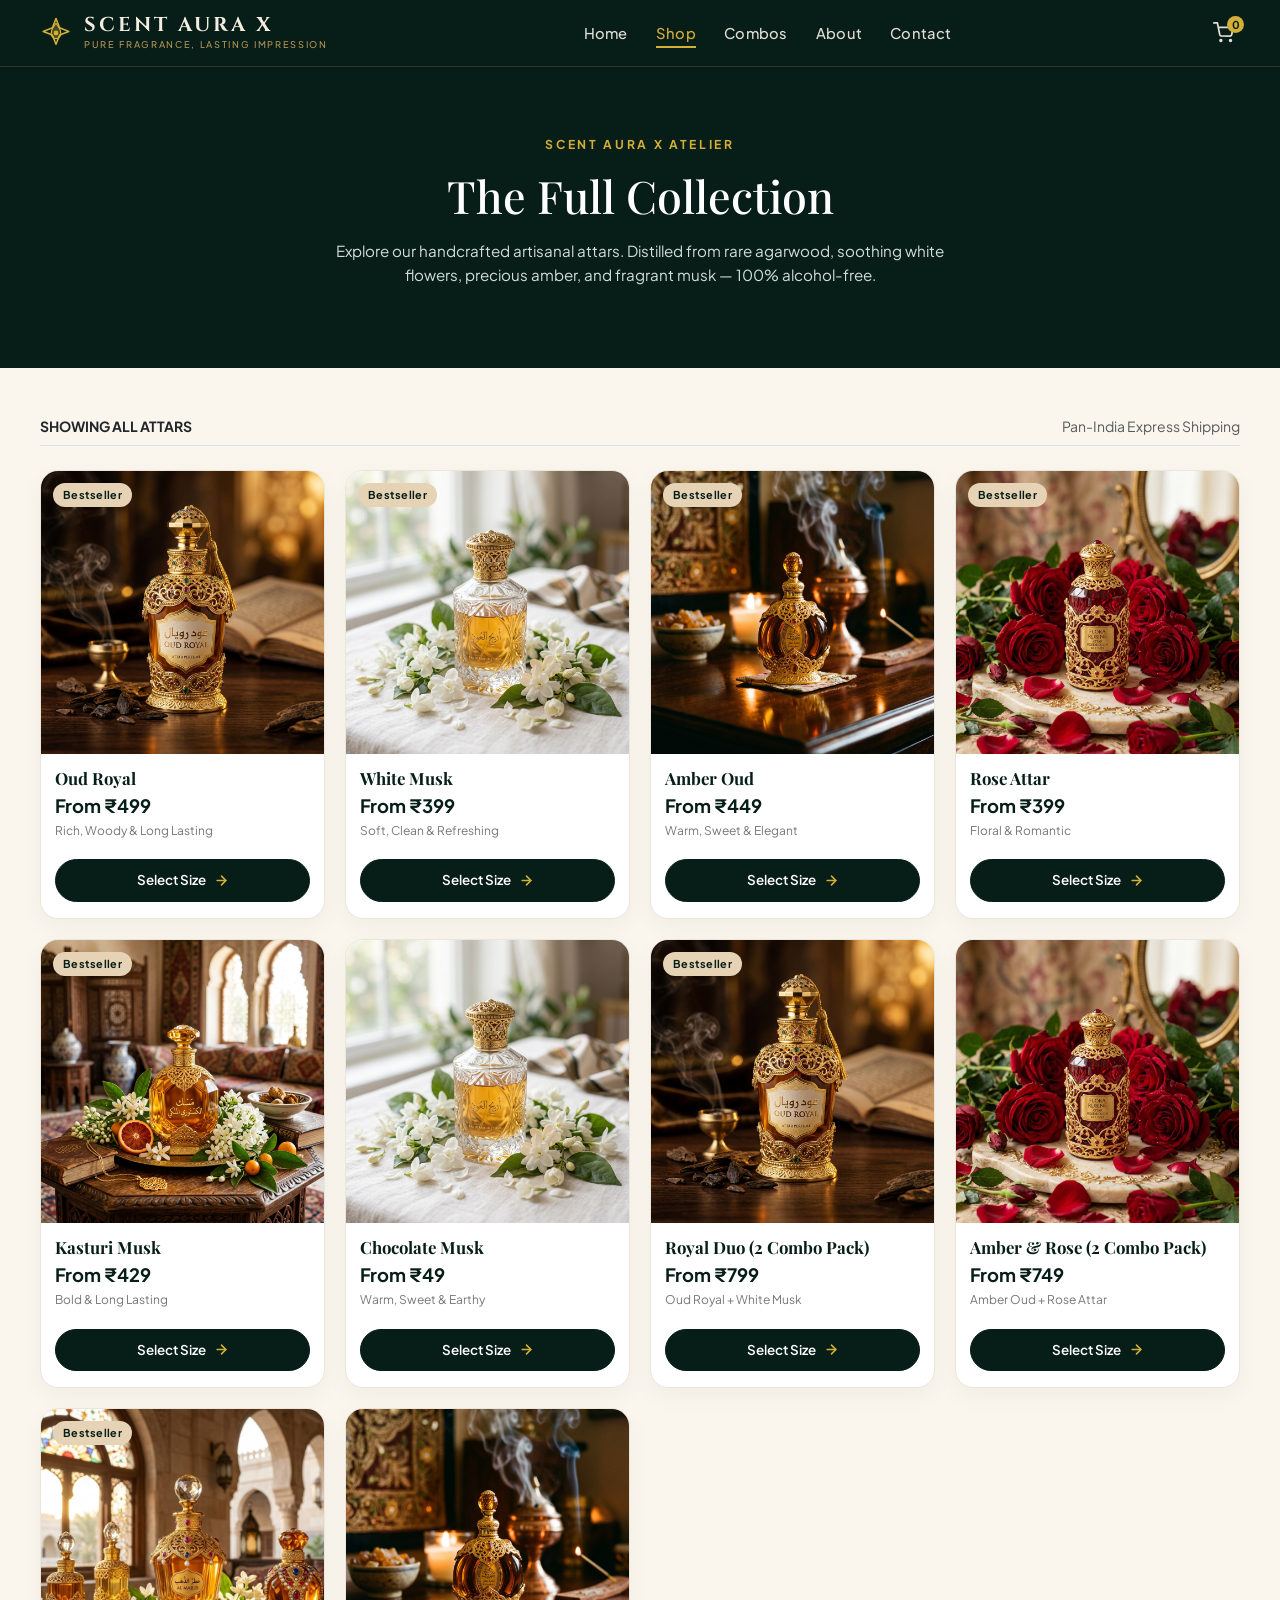
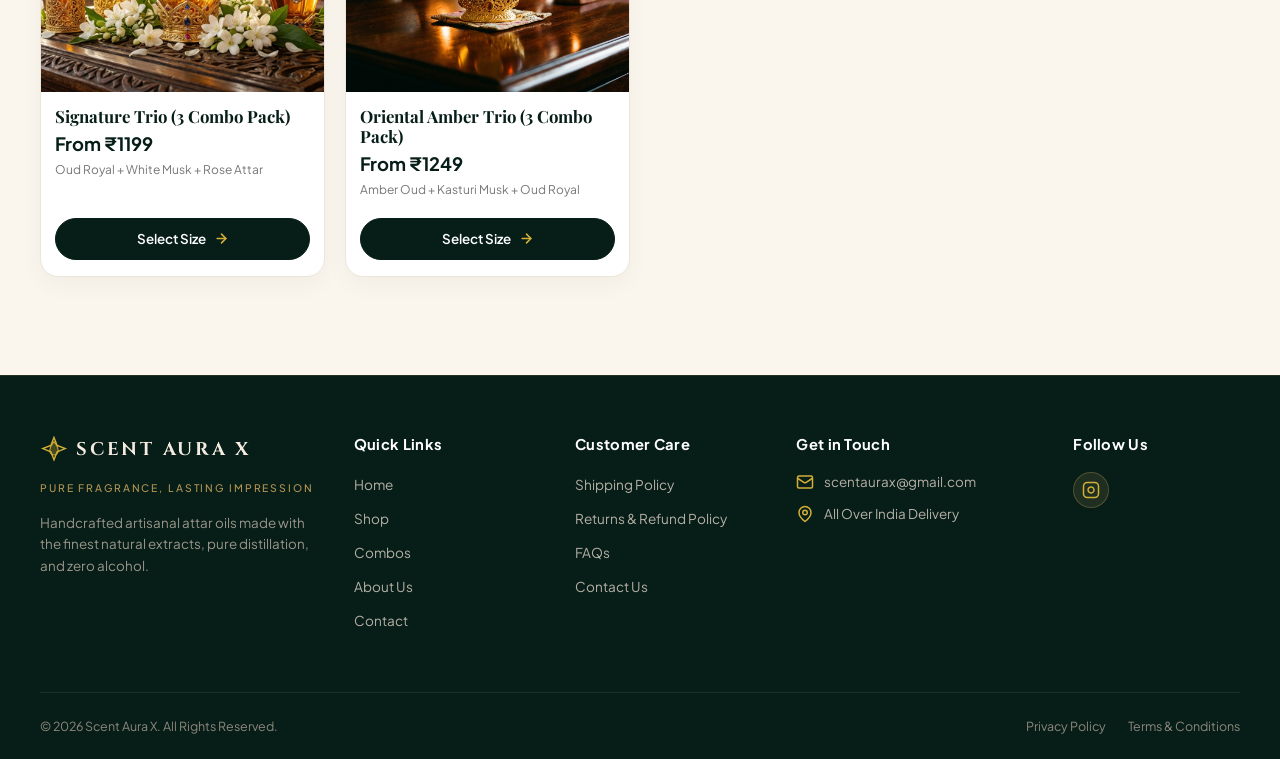
<file: shop.html>
<!DOCTYPE html>
<html lang="en">

<head>
  <meta charset="UTF-8" />
  <meta name="viewport" content="width=device-width, initial-scale=1.0" />
  <meta name="description" content="Explore Scent Aura X collection of pure, concentrated alcohol-free attars." />
  <title>Shop All Attars | Scent Aura X</title>

  <link href="https://cdn.jsdelivr.net/npm/bootstrap@5.3.3/dist/css/bootstrap.min.css" rel="stylesheet">
  <link rel="stylesheet" href="assets/css/style.css">
  <link rel="stylesheet" href="assets/css/premium.css">
</head>

<body>
  <!-- ==========================================
       HEADER AND NAVIGATION
       ========================================== -->
  <header class="site-header">
    <div class="header-container">
      <!-- Logo / Brand Wordmark -->
      <a href="index.html" class="brand-wrapper" aria-label="Scent Aura X Home">
        <svg class="brand-logo-icon" viewBox="0 0 40 40" fill="none" xmlns="http://www.w3.org/2000/svg"
          aria-hidden="true">
          <path d="M20 2L24.5 13.5L36 18L24.5 22.5L20 34L15.5 22.5L4 18L15.5 13.5L20 2Z" stroke="#D4AF37"
            stroke-width="2" stroke-linecap="round" stroke-linejoin="round" />
          <path d="M20 8C20 8 26 15 26 21C26 24.3137 23.3137 27 20 27C16.6863 27 14 24.3137 14 21C14 15 20 8 20 8Z"
            fill="#D4AF37" fill-opacity="0.3" stroke="#D4AF37" stroke-width="1.5" />
          <circle cx="20" cy="20" r="3" fill="#D4AF37" />
        </svg>
        <div class="brand-text-block">
          <span class="brand-title">SCENT AURA X</span>
          <span class="brand-tagline">PURE FRAGRANCE, LASTING IMPRESSION</span>
        </div>
      </a>

      <!-- Center Desktop Links -->
      <ul class="nav-links">
        <li><a href="index.html">Home</a></li>
        <li><a href="shop.html" class="active">Shop</a></li>
        <li><a href="combos.html">Combos</a></li>
        <li><a href="about.html">About</a></li>
        <li><a href="contact.html">Contact</a></li>
      </ul>

      <!-- Right Header Actions (Cart, Mobile Toggle) -->
      <div class="header-actions">
        <!-- Cart with Live Count Badge -->
        <a href="cart.html" class="header-icon-btn position-relative" aria-label="Shopping Cart">
          <svg width="21" height="21" viewBox="0 0 24 24" fill="none" stroke="currentColor" stroke-width="2"
            stroke-linecap="round" stroke-linejoin="round" aria-hidden="true">
            <circle cx="9" cy="21" r="1"></circle>
            <circle cx="20" cy="21" r="1"></circle>
            <path d="M1 1h4l2.68 13.39a2 2 0 0 0 2 1.61h9.72a2 2 0 0 0 2-1.61L23 6H6"></path>
          </svg>
          <span id="cart-count-badge" class="cart-counter">0</span>
        </a>

        <!-- Mobile Navigation Menu Toggle -->
        <button type="button" class="mobile-nav-toggle" id="mobile-nav-toggle-btn"
          aria-label="Open mobile navigation menu">
          <svg width="24" height="24" viewBox="0 0 24 24" fill="none" stroke="currentColor" stroke-width="2"
            stroke-linecap="round" stroke-linejoin="round" aria-hidden="true">
            <line x1="3" y1="12" x2="21" y2="12"></line>
            <line x1="3" y1="6" x2="21" y2="6"></line>
            <line x1="3" y1="18" x2="21" y2="18"></line>
          </svg>
        </button>
      </div>
    </div>
  </header>

  <!-- Mobile Navigation Drawer -->
  <div class="mobile-nav-drawer" id="mobile-nav-drawer" role="dialog" aria-modal="true" aria-label="Mobile Navigation">
    <div class="mobile-nav-panel">
      <div class="mobile-nav-header">
        <div class="d-flex align-items-center gap-2">
          <svg class="brand-logo-icon" viewBox="0 0 40 40" fill="none" style="width: 24px; height: 24px;"
            aria-hidden="true">
            <path d="M20 2L24.5 13.5L36 18L24.5 22.5L20 34L15.5 22.5L4 18L15.5 13.5L20 2Z" stroke="#D4AF37"
              stroke-width="2" />
            <path d="M20 8C20 8 26 15 26 21C26 24.3137 23.3137 27 20 27C16.6863 27 14 24.3137 14 21C14 15 20 8 20 8Z"
              fill="#D4AF37" fill-opacity="0.3" stroke="#D4AF37" stroke-width="1.5" />
          </svg>
          <span class="brand-title" style="font-size: 1.05rem;">SCENT AURA X</span>
        </div>
        <button type="button" class="mobile-nav-close" id="mobile-nav-close-btn"
          aria-label="Close navigation menu">&times;</button>
      </div>
      <ul class="mobile-nav-list">
        <li><a href="index.html"><span>Home</span> &rarr;</a></li>
        <li><a href="shop.html" class="active"><span>Shop</span> &rarr;</a></li>
        <li><a href="combos.html"><span>Combos</span> &rarr;</a></li>
        <li><a href="about.html"><span>About</span> &rarr;</a></li>
        <li><a href="contact.html"><span>Contact</span> &rarr;</a></li>
      </ul>
      <div class="mt-auto pt-4 border-top border-secondary">
        <a href="cart.html" class="btn btn-sm w-100 py-2 rounded-pill fw-bold"
          style="background: var(--gold-accent); color: var(--primary-dark);">
          View Cart (<span class="mobile-drawer-cart-count">0</span>)
        </a>
      </div>
    </div>
  </div>

  <!-- Banner -->
  <section class="py-5" style="background-color: var(--primary-dark); color: #fff; text-align: center;">
    <div class="container py-3">
      <span class="section-label-gold" style="color: var(--gold-accent);">SCENT AURA X ATELIER</span>
      <h1 class="font-serif mt-2 mb-3" style="font-size: 2.8rem; color: #fff;">The Full Collection</h1>
      <p class="mx-auto" style="max-width: 620px; color: #D3DDD8; font-size: 0.95rem; line-height: 1.6;">
        Explore our handcrafted artisanal attars. Distilled from rare agarwood, soothing white flowers, precious amber,
        and fragrant musk — 100% alcohol-free.
      </p>
    </div>
  </section>

  <!-- Product Grid -->
  <section class="py-5">
    <div class="hero-container">
      <div class="d-flex justify-content-between align-items-center mb-4 pb-2 border-bottom">
        <span class="fw-bold text-dark small text-uppercase">Showing All Attars</span>
        <span class="text-muted small">Pan-India Express Shipping</span>
      </div>

      <div class="products-grid-row" id="shop-products-container">
        <div class="col-12 text-center py-5">
          <div class="spinner-border text-dark" role="status"></div>
          <p class="mt-3 text-muted">Loading collection...</p>
        </div>
      </div>
    </div>
  </section>

  <!-- ==========================================
       FOOTER
       ========================================== -->
  <footer id="footer-contact" class="site-footer">
    <div class="footer-container">
      <div class="footer-grid">
        <!-- Col 1: Brand & Wordmark -->
        <div>
          <div class="d-flex align-items-center gap-2 mb-3">
            <svg class="brand-logo-icon" viewBox="0 0 40 40" fill="none" style="width: 28px; height: 28px;"
              aria-hidden="true">
              <path d="M20 2L24.5 13.5L36 18L24.5 22.5L20 34L15.5 22.5L4 18L15.5 13.5L20 2Z" stroke="#D4AF37"
                stroke-width="2" />
              <path d="M20 8C20 8 26 15 26 21C26 24.3137 23.3137 27 20 27C16.6863 27 14 24.3137 14 21C14 15 20 8 20 8Z"
                fill="#D4AF37" fill-opacity="0.3" stroke="#D4AF37" stroke-width="1.5" />
            </svg>
            <span class="brand-title" style="font-size: 1.15rem;">SCENT AURA X</span>
          </div>
          <div class="brand-tagline mb-3" style="font-size: 0.65rem;">PURE FRAGRANCE, LASTING IMPRESSION</div>
          <p style="font-size: 0.84rem; color: #9A958A; line-height: 1.6; max-width: 280px;">
            Handcrafted artisanal attar oils made with the finest natural extracts, pure distillation, and zero alcohol.
          </p>
        </div>

        <!-- Col 2: Quick Links -->
        <div>
          <h4 class="footer-col-title">Quick Links</h4>
          <ul class="footer-links-list">
            <li><a href="index.html">Home</a></li>
            <li><a href="shop.html">Shop</a></li>
            <li><a href="combos.html">Combos</a></li>
            <li><a href="about.html">About Us</a></li>
            <li><a href="contact.html">Contact</a></li>
          </ul>
        </div>

        <!-- Col 3: Customer Care -->
        <div>
          <h4 class="footer-col-title">Customer Care</h4>
          <ul class="footer-links-list">
            <li><a href="shipping-policy.html">Shipping Policy</a></li>
            <li><a href="refund-policy.html">Returns &amp; Refund Policy</a></li>
            <li><a href="contact.html#faq">FAQs</a></li>
            <li><a href="contact.html">Contact Us</a></li>
          </ul>
        </div>

        <!-- Col 4: Get in Touch & WhatsApp -->
        <div>
          <h4 class="footer-col-title">Get in Touch</h4>
          <a href="mailto:scentaurax@gmail.com" class="footer-contact-item">
            <svg width="18" height="18" viewBox="0 0 24 24" fill="none" stroke="currentColor" stroke-width="2"
              aria-hidden="true">
              <rect x="2" y="4" width="20" height="16" rx="2"></rect>
              <path d="m22 7-8.97 5.7a1.94 1.94 0 0 1-2.06 0L2 7"></path>
            </svg>
            <span>scentaurax@gmail.com</span>
          </a>
          <!--  -->
          <div class="footer-contact-item">
            <svg width="18" height="18" viewBox="0 0 24 24" fill="none" stroke="currentColor" stroke-width="2"
              aria-hidden="true">
              <path d="M20 10c0 6-8 12-8 12s-8-6-8-12a8 8 0 0 1 16 0Z" />
              <circle cx="12" cy="10" r="3" />
            </svg>
            <span>All Over India Delivery</span>
          </div>
        </div>

        <!-- Col 5: Follow Us -->
        <div>
          <h4 class="footer-col-title">Follow Us</h4>
          <div class="footer-social-icons">
            <a href="https://www.instagram.com/scent_aura_x/" target="_blank" rel="noopener noreferrer" class="footer-social-icon" aria-label="Instagram">
              <svg width="18" height="18" viewBox="0 0 24 24" fill="none" stroke="currentColor" stroke-width="2"
                aria-hidden="true">
                <rect x="2" y="2" width="20" height="20" rx="5" ry="5"></rect>
                <path d="M16 11.37A4 4 0 1 1 12.63 8 4 4 0 0 1 16 11.37z"></path>
                <line x1="17.5" y1="6.5" x2="17.51" y2="6.5"></line>
              </svg>
            </a>
          </div>
        </div>
      </div>

      <div class="footer-bottom-bar">
        <span>&copy; <span id="current-year">2026</span> Scent Aura X. All Rights Reserved.</span>
        <div>
          <a href="#">Privacy Policy</a>
          <a href="#">Terms &amp; Conditions</a>
        </div>
      </div>
    </div>
  </footer>

  <div id="toast-container" class="toast-container"></div>

  <script src="assets/js/products.js"></script>
  <script src="assets/js/main.js"></script>
  <script>
    document.addEventListener("DOMContentLoaded", async () => {
      const container = document.getElementById("shop-products-container");
      const loadedProducts = await loadProducts();

      if (!loadedProducts || loadedProducts.length === 0) {
        container.innerHTML = `<div class="col-12 text-center py-5"><p class="text-muted">No products available at the moment.</p></div>`;
        return;
      }

      container.innerHTML = "";

      loadedProducts.forEach((product, idx) => {
        const defaultVariation = (product.variations && product.variations[0]) ? product.variations[0] : { price: 399, name: "3ml", id: "3ml" };
        const isBestsellerBadge = idx === 0 || product.isBestseller;
        const subText = product.subCategory || "Pure & Long Lasting Attar";

        const card = `
              <div class="attar-product-card">
                ${isBestsellerBadge ? '<span class="card-badge-bestseller">Bestseller</span>' : ''}
                <a href="product.html?id=${product.id}" class="product-img-wrap">
                  <img src="${product.imageUrl}" alt="${product.name}" onerror="this.onerror=null;this.src='assets/images/prod-oud-royal.jpg';">
                </a>
                <div class="product-card-details">
                  <h3 class="product-item-title">
                    <a href="product.html?id=${product.id}">${product.name}</a>
                  </h3>
                  <div class="product-item-price">From ₹${defaultVariation.price}</div>
                  <div class="product-item-subtext">${subText}</div>
                  
                  <div class="mt-auto pt-2">
                    <a href="product.html?id=${product.id}" class="btn-card-select-size">
                      <span>Select Size</span>
                      <svg width="15" height="15" viewBox="0 0 24 24" fill="none" stroke="currentColor" stroke-width="2.5" stroke-linecap="round" stroke-linejoin="round">
                        <line x1="5" y1="12" x2="19" y2="12"></line>
                        <polyline points="12 5 19 12 12 19"></polyline>
                      </svg>
                    </a>
                  </div>
                </div>
              </div>
            `;
        container.innerHTML += card;
      });
    });
  </script>
</body>

</html>
</file>
<file: assets/css/style.css>
@import url('https://fonts.googleapis.com/css2?family=Cinzel:wght@400;500;600;700;800&family=Playfair+Display:ital,wght@0,400;0,500;0,600;0,700;1,400;1,600&family=Plus+Jakarta+Sans:wght@300;400;500;600;700&display=swap');

:root {
  --primary-dark: #071E18;      /* Deep Royal Emerald Forest */
  --primary-forest: #0B2B23;    /* Secondary Deep Green */
  --primary-emerald: #113D32;   /* Emerald accent */
  --gold-primary: #C5A059;      /* Classic Royal Gold */
  --gold-accent: #D4AF37;       /* Bright Shimmer Gold */
  --gold-light: #F4ECE1;        /* Cream Gold */
  --gold-dark: #8C6D2D;         /* Dark Bronzed Gold */
  --page-bg: #FAF6EE;           /* Warm Ivory Cream Canvas */
  --card-bg: #FFFFFF;           /* Crisp White Card Background */
  --text-dark: #1A1A1A;         /* Primary Text */
  --text-muted: #666666;        /* Secondary Subtext */
  --border-light: rgba(197, 160, 89, 0.25);
  --border-subtle: #ECE6DA;
  --whatsapp-green: #25D366;
  --font-serif: 'Playfair Display', Georgia, serif;
  --font-royal: 'Cinzel', serif;
  --font-sans: 'Plus Jakarta Sans', system-ui, -apple-system, sans-serif;
}

* {
  box-sizing: border-box;
}

body {
  font-family: var(--font-sans);
  background-color: var(--page-bg);
  color: var(--text-dark);
  margin: 0;
  padding: 0;
  -webkit-font-smoothing: antialiased;
  -moz-osx-font-smoothing: grayscale;
}

h1, h2, h3, h4, .font-serif, .section-heading {
  font-family: var(--font-serif);
}

.font-royal {
  font-family: var(--font-royal);
}

/* --- HEADER & NAVIGATION --- */
.site-header {
  background-color: var(--primary-dark);
  position: sticky;
  top: 0;
  z-index: 1000;
  border-bottom: 1px solid rgba(197, 160, 89, 0.2);
  padding: 14px 0;
}

.header-container {
  max-width: 1240px;
  margin: 0 auto;
  padding: 0 20px;
  display: flex;
  align-items: center;
  justify-content: space-between;
}

.brand-wrapper {
  display: flex;
  align-items: center;
  gap: 12px;
  text-decoration: none;
}

.brand-logo-icon {
  width: 32px;
  height: 32px;
  color: var(--gold-accent);
}

.brand-text-block {
  display: flex;
  flex-direction: column;
}

.brand-title {
  font-family: var(--font-royal);
  font-size: 1.25rem;
  font-weight: 700;
  letter-spacing: 0.15em;
  color: var(--gold-light);
  line-height: 1.1;
  text-transform: uppercase;
}

.brand-tagline {
  font-size: 0.58rem;
  letter-spacing: 0.18em;
  text-transform: uppercase;
  color: var(--gold-primary);
  opacity: 0.9;
  font-weight: 500;
  margin-top: 2px;
}

.nav-links {
  display: flex;
  align-items: center;
  gap: 28px;
  list-style: none;
  margin: 0;
  padding: 0;
}

.nav-links a {
  color: #E2DDD5;
  text-decoration: none;
  font-size: 0.92rem;
  font-weight: 500;
  letter-spacing: 0.02em;
  position: relative;
  transition: color 0.25s ease;
}

.nav-links a:hover,
.nav-links a.active {
  color: var(--gold-accent);
}

.nav-links a.active::after {
  content: "";
  position: absolute;
  left: 0;
  bottom: -6px;
  width: 100%;
  height: 2px;
  background-color: var(--gold-accent);
}

.header-actions {
  display: flex;
  align-items: center;
  gap: 18px;
}

.header-icon-btn {
  background: transparent;
  border: none;
  color: #E2DDD5;
  cursor: pointer;
  display: flex;
  align-items: center;
  justify-content: center;
  padding: 6px;
  position: relative;
  transition: color 0.2s ease;
  text-decoration: none;
}

.header-icon-btn:hover {
  color: var(--gold-accent);
}

.cart-counter {
  position: absolute;
  top: 0px;
  right: -4px;
  background-color: var(--gold-accent);
  color: var(--primary-dark);
  font-size: 0.68rem;
  font-weight: 700;
  width: 17px;
  height: 17px;
  border-radius: 50%;
  display: flex;
  align-items: center;
  justify-content: center;
}

/* WhatsApp Nav Pill */
.btn-whatsapp-pill {
  background-color: #E6D2B5;
  color: #071E18;
  font-weight: 600;
  font-size: 0.85rem;
  padding: 8px 18px;
  border-radius: 999px;
  display: inline-flex;
  align-items: center;
  gap: 8px;
  text-decoration: none;
  border: 1px solid rgba(197, 160, 89, 0.4);
  transition: all 0.25s ease;
}

.btn-whatsapp-pill:hover {
  background-color: #DCC3A1;
  color: #071E18;
  transform: translateY(-1px);
}

/* --- HERO SECTION --- */
.hero-section {
  position: relative;
  background: #FAF6EE;
  padding: 40px 0 30px;
  overflow: hidden;
}

.hero-ornament-corner {
  position: absolute;
  top: 0;
  left: 0;
  width: 120px;
  opacity: 0.4;
  pointer-events: none;
}

.hero-container {
  max-width: 1240px;
  margin: 0 auto;
  padding: 0 20px;
}

.hero-grid {
  display: grid;
  grid-template-columns: 1.05fr 0.95fr;
  align-items: center;
  gap: 40px;
  min-height: 480px;
}

.hero-subtitle-eyebrow {
  font-size: 0.78rem;
  letter-spacing: 0.22em;
  text-transform: uppercase;
  color: var(--gold-dark);
  font-weight: 700;
  margin-bottom: 12px;
}

.hero-title {
  font-size: clamp(2.4rem, 4.5vw, 4.2rem);
  line-height: 1.1;
  font-weight: 600;
  color: var(--primary-dark);
  margin-bottom: 22px;
}

.hero-description {
  font-size: 1.05rem;
  line-height: 1.6;
  color: #555555;
  max-width: 480px;
  margin-bottom: 34px;
}

.hero-buttons {
  display: flex;
  align-items: center;
  flex-wrap: wrap;
  gap: 14px;
  margin-bottom: 40px;
}

.btn-hero-primary {
  background-color: var(--primary-dark);
  color: #FFFFFF;
  font-size: 0.95rem;
  font-weight: 600;
  padding: 13px 28px;
  border-radius: 999px;
  text-decoration: none;
  display: inline-flex;
  align-items: center;
  gap: 10px;
  transition: all 0.3s ease;
  border: 1px solid var(--primary-dark);
}

.btn-hero-primary:hover {
  background-color: #0F372E;
  color: #FFFFFF;
  transform: translateY(-2px);
  box-shadow: 0 8px 24px rgba(7, 30, 24, 0.25);
}

.btn-hero-whatsapp {
  background-color: transparent;
  color: var(--primary-dark);
  font-size: 0.95rem;
  font-weight: 600;
  padding: 12px 26px;
  border-radius: 999px;
  text-decoration: none;
  display: inline-flex;
  align-items: center;
  gap: 10px;
  border: 1.5px solid rgba(7, 30, 24, 0.6);
  transition: all 0.25s ease;
}

.btn-hero-whatsapp:hover {
  background-color: rgba(7, 30, 24, 0.05);
  color: var(--primary-dark);
}

/* Trust Badges Strip Under Hero */
.hero-badges-row {
  display: grid;
  grid-template-columns: repeat(4, 1fr);
  gap: 16px;
  padding-top: 10px;
  border-top: 1px solid rgba(197, 160, 89, 0.25);
}

.hero-badge-item {
  display: flex;
  align-items: center;
  gap: 10px;
}

.hero-badge-icon {
  width: 34px;
  height: 34px;
  color: var(--gold-dark);
  flex-shrink: 0;
}

.hero-badge-text strong {
  display: block;
  font-size: 0.82rem;
  color: var(--primary-dark);
  font-weight: 700;
}

.hero-badge-text span {
  font-size: 0.72rem;
  color: #777777;
}

/* Hero Visual Banner */
.hero-visual-frame {
  position: relative;
  border-radius: 24px;
  overflow: hidden;
  box-shadow: 0 20px 45px rgba(7, 30, 24, 0.12);
  background: #EFE9DF;
  aspect-ratio: 16 / 11;
}

.hero-visual-frame img {
  width: 100%;
  height: 100%;
  object-fit: cover;
  display: block;
  transition: transform 0.6s ease;
}

.hero-visual-frame:hover img {
  transform: scale(1.02);
}

.hero-overlay-callout {
  position: absolute;
  top: 24px;
  right: 24px;
  text-align: right;
  pointer-events: none;
  z-index: 2;
}

.hero-script-tag {
  font-family: 'Playfair Display', cursive, serif;
  font-style: italic;
  font-size: 1.8rem;
  line-height: 1.1;
  color: #FFFFFF;
  text-shadow: 0 2px 10px rgba(0, 0, 0, 0.7);
  display: block;
}

/* --- SECTION HEADERS --- */
.section-center-header {
  text-align: center;
  max-width: 650px;
  margin: 0 auto 36px;
}

.section-label-gold {
  font-size: 0.76rem;
  letter-spacing: 0.22em;
  text-transform: uppercase;
  color: var(--gold-dark);
  font-weight: 700;
  display: inline-block;
  margin-bottom: 8px;
}

.section-main-title {
  font-size: clamp(1.8rem, 3.2vw, 2.5rem);
  font-weight: 600;
  color: var(--primary-dark);
  margin: 0 0 10px 0;
}

.ornament-divider {
  display: flex;
  align-items: center;
  justify-content: center;
  gap: 12px;
  margin: 12px auto 0;
}

.ornament-divider span {
  width: 40px;
  height: 1px;
  background-color: var(--gold-primary);
  opacity: 0.6;
}

.ornament-divider svg {
  color: var(--gold-primary);
}

.section-top-link-row {
  display: flex;
  justify-content: space-between;
  align-items: flex-end;
  gap: 16px;
  margin-bottom: 24px;
}

.view-all-link {
  color: var(--primary-dark);
  font-size: 0.88rem;
  font-weight: 600;
  text-decoration: none;
  display: inline-flex;
  align-items: center;
  gap: 6px;
  white-space: nowrap;
  flex-shrink: 0;
  transition: color 0.2s ease, transform 0.2s ease;
}

.view-all-link:hover {
  color: var(--gold-dark);
  transform: translateX(3px);
}

@media (max-width: 576px) {
  .section-top-link-row {
    flex-direction: column;
    align-items: flex-start;
    gap: 10px;
  }
  .section-top-link-row .view-all-link {
    align-self: flex-start;
    margin-top: 4px;
  }
}

/* --- CATEGORIES SECTION --- */
.categories-section {
  padding: 50px 0 30px;
  background-color: var(--page-bg);
}

.categories-grid {
  display: grid;
  grid-template-columns: repeat(4, 1fr);
  gap: 18px;
}

.category-card {
  background: #FFFFFF;
  border-radius: 18px;
  overflow: hidden;
  box-shadow: 0 8px 24px rgba(0, 0, 0, 0.04);
  border: 1px solid var(--border-subtle);
  transition: all 0.3s ease;
  display: flex;
  flex-direction: column;
  text-decoration: none;
  color: inherit;
}

.category-card:hover {
  transform: translateY(-6px);
  box-shadow: 0 16px 36px rgba(7, 30, 24, 0.1);
  border-color: var(--gold-primary);
}

.category-img-box {
  width: 100%;
  aspect-ratio: 16 / 10;
  overflow: hidden;
  position: relative;
  background-color: #EFE9DF;
}

.category-img-box img {
  width: 100%;
  height: 100%;
  object-fit: cover;
  transition: transform 0.5s ease;
}

.category-card:hover .category-img-box img {
  transform: scale(1.06);
}

.category-info-bar {
  padding: 14px 16px;
  display: flex;
  align-items: center;
  justify-content: space-between;
  background-color: #F8F5EE;
}

.category-info-bar h3 {
  font-family: var(--font-serif);
  font-size: 1.05rem;
  font-weight: 700;
  color: var(--primary-dark);
  margin: 0 0 2px 0;
}

.category-info-bar p {
  font-size: 0.74rem;
  color: #777777;
  margin: 0;
}

.category-circle-arrow {
  width: 32px;
  height: 32px;
  border-radius: 50%;
  background-color: #FFFFFF;
  color: var(--primary-dark);
  border: 1px solid rgba(197, 160, 89, 0.4);
  display: flex;
  align-items: center;
  justify-content: center;
  flex-shrink: 0;
  transition: all 0.25s ease;
}

.category-card:hover .category-circle-arrow {
  background-color: var(--primary-dark);
  color: #FFFFFF;
  border-color: var(--primary-dark);
}

/* --- BESTSELLERS / PRODUCT CARDS --- */
.bestsellers-section {
  padding: 50px 0 60px;
  background-color: var(--page-bg);
}

.products-grid-row {
  display: grid;
  grid-template-columns: repeat(4, 1fr);
  gap: 20px;
}

.attar-product-card {
  background: #FFFFFF;
  border-radius: 18px;
  overflow: hidden;
  box-shadow: 0 8px 24px rgba(0, 0, 0, 0.04);
  border: 1px solid var(--border-subtle);
  display: flex;
  flex-direction: column;
  transition: all 0.3s cubic-bezier(0.16, 1, 0.3, 1);
  position: relative;
}

.attar-product-card:hover {
  transform: translateY(-5px);
  box-shadow: 0 16px 36px rgba(7, 30, 24, 0.09);
  border-color: rgba(197, 160, 89, 0.5);
}

.card-badge-bestseller {
  position: absolute;
  top: 12px;
  left: 12px;
  background-color: #E6D2B5;
  color: #071E18;
  font-size: 0.68rem;
  font-weight: 700;
  letter-spacing: 0.04em;
  padding: 4px 10px;
  border-radius: 999px;
  z-index: 2;
}

.product-img-wrap {
  width: 100%;
  aspect-ratio: 1 / 1;
  overflow: hidden;
  background-color: #F2ECE1;
  position: relative;
  display: block;
}

.product-img-wrap img {
  width: 100%;
  height: 100%;
  object-fit: cover;
  transition: transform 0.5s ease;
}

.attar-product-card:hover .product-img-wrap img {
  transform: scale(1.05);
}

.product-card-details {
  padding: 14px 14px 16px;
  display: flex;
  flex-direction: column;
  flex-grow: 1;
}

.product-item-title {
  font-family: var(--font-serif);
  font-size: 1.05rem;
  font-weight: 700;
  color: var(--primary-dark);
  margin: 0 0 4px 0;
  line-height: 1.2;
}

.product-item-title a {
  color: inherit;
  text-decoration: none;
}

.product-item-title a:hover {
  color: var(--gold-dark);
}

.product-item-meta-row {
  display: flex;
  align-items: center;
  gap: 8px;
  margin-bottom: 6px;
}

.product-bottle-size-badge {
  display: inline-block;
  background-color: #F4ECE1;
  color: var(--gold-dark);
  border: 1px solid rgba(197, 160, 89, 0.35);
  font-size: 0.70rem;
  font-weight: 700;
  padding: 2px 8px;
  border-radius: 999px;
  letter-spacing: 0.04em;
  text-transform: uppercase;
}

.product-item-price {
  font-size: 1.15rem;
  font-weight: 700;
  color: var(--primary-dark);
  margin-bottom: 4px;
}

.product-item-subtext {
  font-size: 0.75rem;
  color: #777777;
  margin-bottom: 12px;
  line-height: 1.35;
  flex-grow: 1;
}

/* Select Size Button inside Cards */
.btn-card-select-size {
  background-color: var(--primary-dark);
  color: #FFFFFF;
  border: 1px solid var(--primary-dark);
  border-radius: 999px;
  padding: 10px 14px;
  font-size: 0.84rem;
  font-weight: 600;
  display: flex;
  align-items: center;
  justify-content: center;
  gap: 8px;
  text-decoration: none;
  cursor: pointer;
  transition: all 0.25s ease;
  width: 100%;
}

.btn-card-select-size:hover {
  background-color: #113D32;
  color: #FFFFFF;
  border-color: #113D32;
  transform: translateY(-1px);
  box-shadow: 0 4px 12px rgba(7, 30, 24, 0.2);
}

.btn-card-select-size svg {
  color: var(--gold-accent);
  transition: transform 0.2s ease;
}

.btn-card-select-size:hover svg {
  transform: translateX(3px);
}

/* --- OUR STORY BANNER --- */
.story-banner-section {
  background-color: var(--primary-dark);
  color: #FFFFFF;
  margin: 30px auto;
  border-radius: 28px;
  overflow: hidden;
  max-width: 1240px;
  border: 1px solid rgba(197, 160, 89, 0.2);
  box-shadow: 0 20px 50px rgba(0, 0, 0, 0.15);
}

.story-grid {
  display: grid;
  grid-template-columns: 1.15fr 0.85fr;
  align-items: center;
}

.story-content-side {
  padding: 50px 50px 50px 60px;
}

.story-eyebrow {
  font-size: 0.74rem;
  letter-spacing: 0.22em;
  text-transform: uppercase;
  color: var(--gold-accent);
  font-weight: 700;
  margin-bottom: 12px;
  display: block;
}

.story-heading {
  font-size: clamp(2rem, 3.2vw, 2.7rem);
  font-weight: 600;
  line-height: 1.15;
  color: #FFFFFF;
  margin-bottom: 18px;
}

.story-text {
  font-size: 0.96rem;
  line-height: 1.7;
  color: #D3DDD8;
  max-width: 520px;
  margin-bottom: 30px;
}

.story-pillars-grid {
  display: grid;
  grid-template-columns: repeat(3, 1fr);
  gap: 20px;
  margin-bottom: 34px;
}

.story-pillar {
  display: flex;
  flex-direction: column;
  gap: 8px;
}

.story-pillar-icon {
  width: 30px;
  height: 30px;
  color: var(--gold-accent);
}

.story-pillar span {
  font-size: 0.82rem;
  color: #E2ECE7;
  font-weight: 600;
  line-height: 1.3;
}

.btn-story-cta {
  background-color: #E6D2B5;
  color: #071E18;
  font-size: 0.92rem;
  font-weight: 700;
  padding: 12px 28px;
  border-radius: 999px;
  text-decoration: none;
  display: inline-flex;
  align-items: center;
  gap: 10px;
  transition: all 0.25s ease;
}

.btn-story-cta:hover {
  background-color: #DCC3A1;
  color: #071E18;
  transform: translateY(-2px);
}

.story-image-side {
  height: 100%;
  min-height: 420px;
  position: relative;
  overflow: hidden;
}

.story-image-side img {
  width: 100%;
  height: 100%;
  object-fit: cover;
  display: block;
}

/* Arch mask effect for Story Image */
.story-image-arch {
  width: 100%;
  height: 100%;
  background-size: cover;
  background-position: center;
}

/* --- FOOTER --- */
.site-footer {
  background-color: var(--primary-dark);
  color: #E2DDD5;
  padding: 60px 0 24px;
  margin-top: 50px;
  border-top: 1px solid rgba(197, 160, 89, 0.15);
}

.footer-container {
  max-width: 1240px;
  margin: 0 auto;
  padding: 0 20px;
}

.footer-grid {
  display: grid;
  grid-template-columns: 1.5fr 1fr 1fr 1.3fr 0.9fr;
  gap: 36px;
  margin-bottom: 50px;
}

.footer-col-title {
  color: #FFFFFF;
  font-family: var(--font-sans);
  font-size: 0.92rem;
  font-weight: 700;
  margin-bottom: 18px;
  letter-spacing: 0.02em;
}

.footer-links-list {
  list-style: none;
  padding: 0;
  margin: 0;
}

.footer-links-list li {
  margin-bottom: 10px;
}

.footer-links-list a {
  color: #B5B0A6;
  text-decoration: none;
  font-size: 0.85rem;
  transition: color 0.2s ease;
}

.footer-links-list a:hover {
  color: var(--gold-accent);
}

.footer-contact-item {
  display: flex;
  align-items: center;
  gap: 10px;
  font-size: 0.84rem;
  color: #B5B0A6;
  margin-bottom: 12px;
  text-decoration: none;
}

.footer-contact-item svg {
  color: var(--gold-accent);
  flex-shrink: 0;
}

.footer-contact-item:hover {
  color: #FFFFFF;
}

.footer-social-icons {
  display: flex;
  gap: 12px;
}

.footer-social-icon {
  width: 36px;
  height: 36px;
  border-radius: 50%;
  background: rgba(197, 160, 89, 0.12);
  border: 1px solid rgba(197, 160, 89, 0.3);
  color: var(--gold-accent);
  display: flex;
  align-items: center;
  justify-content: center;
  text-decoration: none;
  transition: all 0.25s ease;
}

.footer-social-icon:hover {
  background: var(--gold-accent);
  color: var(--primary-dark);
}

.footer-bottom-bar {
  border-top: 1px solid rgba(255, 255, 255, 0.08);
  padding-top: 24px;
  display: flex;
  justify-content: space-between;
  align-items: center;
  font-size: 0.78rem;
  color: #8C877D;
}

.footer-bottom-bar a {
  color: #8C877D;
  text-decoration: none;
  margin-left: 20px;
}

.footer-bottom-bar a:hover {
  color: #E2DDD5;
}

/* Toast */
.toast-container {
  position: fixed;
  bottom: 24px;
  right: 24px;
  z-index: 9999;
}

.custom-toast {
  background: var(--primary-dark);
  color: #FFFFFF;
  border: 1px solid var(--gold-accent);
  border-radius: 50px;
  padding: 12px 22px;
  box-shadow: 0 10px 30px rgba(0, 0, 0, 0.25);
  display: flex;
  align-items: center;
  gap: 10px;
  font-size: 0.88rem;
  font-weight: 500;
  opacity: 0;
  transform: translateY(15px);
  transition: all 0.3s ease;
}

.custom-toast.show {
  opacity: 1;
  transform: translateY(0);
}

/* --- ADDED TO CART POPUP MODAL --- */
.cart-modal-backdrop {
  position: fixed;
  inset: 0;
  background: rgba(7, 30, 24, 0.6);
  backdrop-filter: blur(4px);
  -webkit-backdrop-filter: blur(4px);
  z-index: 10000;
  display: flex;
  align-items: center;
  justify-content: center;
  padding: 16px;
  opacity: 0;
  visibility: hidden;
  transition: opacity 0.25s ease, visibility 0.25s ease;
}

.cart-modal-backdrop.show {
  opacity: 1;
  visibility: visible;
}

.cart-modal-card {
  background: #FFFFFF;
  border-radius: 20px;
  width: 100%;
  max-width: 520px;
  box-shadow: 0 20px 50px rgba(7, 30, 24, 0.25);
  border: 1px solid var(--border-subtle);
  overflow: hidden;
  display: flex;
  flex-direction: column;
  max-height: 85vh;
  transform: scale(0.95) translateY(15px);
  transition: transform 0.25s cubic-bezier(0.16, 1, 0.3, 1);
}

.cart-modal-backdrop.show .cart-modal-card {
  transform: scale(1) translateY(0);
}

.cart-modal-header {
  padding: 18px 24px;
  border-bottom: 1px solid var(--border-subtle);
  display: flex;
  align-items: center;
  justify-content: space-between;
  background: #FAF6EE;
}

.cart-modal-header-title {
  display: flex;
  align-items: center;
  gap: 10px;
  margin: 0;
  font-size: 1.05rem;
  font-weight: 700;
  color: var(--primary-dark);
  font-family: var(--font-serif);
}

.cart-modal-header-icon {
  width: 24px;
  height: 24px;
  background: #0B2B23;
  color: #D4AF37;
  border-radius: 50%;
  display: inline-flex;
  align-items: center;
  justify-content: center;
  flex-shrink: 0;
}

.cart-modal-close-btn {
  background: none;
  border: none;
  font-size: 1.5rem;
  line-height: 1;
  color: var(--text-muted);
  cursor: pointer;
  padding: 4px 8px;
  border-radius: 50%;
  transition: color 0.2s ease, background 0.2s ease;
}

.cart-modal-close-btn:hover {
  color: var(--primary-dark);
  background: rgba(0, 0, 0, 0.05);
}

/* Suppress Bootstrap false-positive green checkmarks on empty optional fields */
#checkout-form.was-validated input#email:placeholder-shown,
#checkout-form.was-validated input#email:not(.is-invalid):placeholder-shown {
  background-image: none !important;
  border-color: #dee2e6 !important;
}

#checkout-form .form-control.is-valid {
  border-color: #198754;
  background-image: url("data:image/svg+xml,%3csvg xmlns='http://www.w3.org/2000/svg' viewBox='0 0 8 8'%3e%3cpath fill='%23198754' d='M2.3 6.73L.6 4.53c-.4-1.04.46-1.4 1.1-.8l1.1 1.4 3.4-3.8c.6-.63 1.6-.27 1.2.7l-4 4.6c-.43.5-.8.4-1.1.1z'/%3e%3c/svg%3e");
  background-repeat: no-repeat;
  background-position: right calc(0.375em + 0.1875rem) center;
  background-size: calc(0.75em + 0.375rem) calc(0.75em + 0.375rem);
}

#checkout-form .form-control.is-invalid {
  border-color: #dc3545;
  background-image: url("data:image/svg+xml,%3csvg xmlns='http://www.w3.org/2000/svg' viewBox='0 0 12 12' width='12' height='12' fill='none' stroke='%23dc3545'%3e%3ccircle cx='6' cy='6' r='4.5'/%3e%3cpath stroke-linejoin='round' d='M5.8 3.6h.4L6 6.5z'/%3e%3ccircle cx='6' cy='8.2' r='.6' fill='%23dc3545' stroke='none'/%3e%3c/svg%3e");
  background-repeat: no-repeat;
  background-position: right calc(0.375em + 0.1875rem) center;
  background-size: calc(0.75em + 0.375rem) calc(0.75em + 0.375rem);
}

/* Products List: Desktop / Tablet / Laptop */
.cart-modal-items {
  padding: 16px 24px;
  overflow-y: auto;
  flex: 1 1 auto;
  display: flex;
  flex-direction: column;
  gap: 12px;
}

/* Custom sleek scrollbar for items list */
.cart-modal-items::-webkit-scrollbar {
  width: 6px;
}
.cart-modal-items::-webkit-scrollbar-track {
  background: #FAF6EE;
}
.cart-modal-items::-webkit-scrollbar-thumb {
  background: #D5CEBF;
  border-radius: 6px;
}

.cart-modal-item {
  display: flex;
  align-items: center;
  gap: 14px;
  padding: 10px;
  background: #FAF6EE;
  border-radius: 12px;
  border: 1px solid var(--border-subtle);
}

.cart-modal-item-img {
  width: 56px;
  height: 56px;
  border-radius: 10px;
  object-fit: cover;
  flex-shrink: 0;
  border: 1px solid rgba(0, 0, 0, 0.05);
}

.cart-modal-item-info {
  flex-grow: 1;
  min-width: 0;
}

.cart-modal-item-name {
  font-weight: 600;
  font-size: 0.95rem;
  color: var(--primary-dark);
  margin-bottom: 2px;
  white-space: nowrap;
  overflow: hidden;
  text-overflow: ellipsis;
}

.cart-modal-item-meta {
  font-size: 0.8rem;
  color: var(--text-muted);
}

.cart-modal-item-price {
  font-weight: 700;
  font-size: 0.95rem;
  color: var(--primary-dark);
  white-space: nowrap;
}

/* Sticky Bottom Actions */
.cart-modal-actions {
  padding: 16px 24px 20px;
  border-top: 1px solid var(--border-subtle);
  background: #FFFFFF;
  position: sticky;
  bottom: 0;
  z-index: 2;
  display: flex;
  gap: 12px;
}

.cart-modal-btn-view {
  flex: 1;
  padding: 13px 20px;
  background-color: var(--primary-dark);
  color: #FFFFFF;
  border: 1.5px solid var(--primary-dark);
  border-radius: 999px;
  font-weight: 700;
  font-size: 0.95rem;
  text-decoration: none;
  text-align: center;
  display: inline-flex;
  align-items: center;
  justify-content: center;
  gap: 8px;
  cursor: pointer;
  transition: all 0.2s ease;
  box-shadow: 0 4px 14px rgba(7, 30, 24, 0.2);
}

.cart-modal-btn-view:hover {
  background-color: var(--primary-emerald);
  border-color: var(--primary-emerald);
  color: #FFFFFF;
  transform: translateY(-1px);
}

.cart-modal-btn-continue {
  flex: 1;
  padding: 13px 20px;
  background-color: transparent;
  color: var(--primary-dark);
  border: 1.5px solid var(--primary-dark);
  border-radius: 999px;
  font-weight: 700;
  font-size: 0.95rem;
  text-decoration: none;
  text-align: center;
  display: inline-flex;
  align-items: center;
  justify-content: center;
  gap: 8px;
  cursor: pointer;
  transition: all 0.2s ease;
}

.cart-modal-btn-continue:hover {
  background-color: #FAF6EE;
  color: var(--primary-dark);
  border-color: var(--gold-dark);
}

/* Responsive Media Queries: Mobile Devices */
@media (max-width: 600px) {
  .cart-modal-card {
    max-width: 92%;
    border-radius: 20px;
    max-height: 90vh;
  }
  
  /* On mobile device: hide products list, only show buttons */
  .cart-modal-items {
    display: none !important;
  }
  
  .cart-modal-header {
    padding: 18px 20px;
    text-align: center;
    justify-content: center;
    position: relative;
  }
  
  .cart-modal-header-title {
    font-size: 1.1rem;
    justify-content: center;
  }
  
  .cart-modal-close-btn {
    position: absolute;
    right: 12px;
    top: 50%;
    transform: translateY(-50%);
  }
  
  /* Stack buttons: one in up and one down */
  .cart-modal-actions {
    flex-direction: column;
    padding: 20px;
    gap: 12px;
  }

  .cart-modal-btn-view,
  .cart-modal-btn-continue {
    width: 100%;
    padding: 14px;
  }
}

/* --- PRODUCT DETAIL PAGE STYLING --- */
.product-detail-wrapper {
  max-width: 1240px;
  margin: 30px auto 60px;
  padding: 0 20px;
}

.product-detail-card {
  background: #FFFFFF;
  border-radius: 24px;
  padding: 36px;
  box-shadow: 0 12px 40px rgba(0, 0, 0, 0.04);
  border: 1px solid var(--border-subtle);
}

/* ========================================================
   Amazon-Style Product Gallery (Main Image Top + Horizontal Strip Below)
   ======================================================== */
.product-gallery-layout {
  display: flex;
  flex-direction: column;
  align-items: center;
  width: 100%;
  gap: 12px;
  position: relative;
}

.product-detail-image-box {
  width: 100%;
  max-width: 480px;
  aspect-ratio: 1 / 1;
  border-radius: 20px;
  overflow: hidden;
  background-color: #FAF6EE;
  border: 1px solid var(--border-subtle);
  position: relative;
  box-shadow: 0 8px 30px rgba(0, 0, 0, 0.04);
  display: flex;
  align-items: center;
  justify-content: center;
}

.product-detail-image-box img {
  width: 100%;
  height: 100%;
  object-fit: cover;
  transition: opacity 0.25s ease, transform 0.3s ease;
  cursor: zoom-in;
}

/* Amazon-style Share Icon on top right */
.gallery-share-btn {
  position: absolute;
  top: 14px;
  right: 14px;
  width: 38px;
  height: 38px;
  border-radius: 50%;
  background: rgba(255, 255, 255, 0.85);
  backdrop-filter: blur(6px);
  border: 1px solid rgba(0, 0, 0, 0.08);
  display: flex;
  align-items: center;
  justify-content: center;
  color: #333333;
  cursor: pointer;
  z-index: 5;
  transition: all 0.2s ease;
}

.gallery-share-btn:hover {
  background: #FFFFFF;
  color: var(--primary-dark);
  box-shadow: 0 4px 12px rgba(0, 0, 0, 0.12);
  transform: scale(1.05);
}

/* "Click to see full view" link */
.gallery-fullview-text {
  text-align: center;
  margin-top: 2px;
}

.gallery-fullview-text a {
  color: #007185;
  font-size: 0.88rem;
  font-weight: 500;
  text-decoration: none;
  transition: color 0.2s ease;
}

.gallery-fullview-text a:hover {
  color: #C7511F;
  text-decoration: underline;
}

/* Horizontal Thumbnail Strip Below */
.gallery-thumbs-wrapper {
  display: flex;
  flex-direction: row;
  align-items: center;
  justify-content: center;
  width: 100%;
  max-width: 480px;
  gap: 8px;
  margin-top: 4px;
}

.gallery-thumbs-track {
  display: flex;
  flex-direction: row;
  gap: 10px;
  overflow-x: auto;
  overflow-y: hidden;
  scrollbar-width: none; /* Firefox */
  -ms-overflow-style: none; /* IE/Edge */
  padding: 6px 4px;
  max-width: 410px;
}

.gallery-thumbs-track::-webkit-scrollbar {
  display: none; /* Chrome, Safari */
}

/* Amazon style: rounded rectangle thumbnail with clean border */
.gallery-thumb-item {
  width: 64px;
  height: 64px;
  min-width: 64px;
  border-radius: 10px;
  overflow: hidden;
  border: 1.5px solid #D5CEBF;
  background-color: #FAF7F2;
  padding: 3px;
  cursor: pointer;
  transition: all 0.2s ease;
  outline: none;
  display: flex;
  align-items: center;
  justify-content: center;
  position: relative;
}

.gallery-thumb-item img {
  width: 100%;
  height: 100%;
  object-fit: cover;
  border-radius: 6px;
}

.gallery-thumb-item:hover {
  border-color: #007185;
  box-shadow: 0 0 0 1px #007185;
}

/* Selected active thumbnail: Amazon cyan/gold highlight */
.gallery-thumb-item.active {
  border-color: #007185;
  box-shadow: 0 0 0 2px #007185;
}

/* Video badge indicator on thumbnail (if thumbnail has video) */
.gallery-thumb-video-icon {
  position: absolute;
  width: 26px;
  height: 26px;
  border-radius: 50%;
  background: rgba(0, 0, 0, 0.6);
  display: flex;
  align-items: center;
  justify-content: center;
  color: #FFFFFF;
}

.thumb-nav-btn {
  width: 30px;
  height: 30px;
  min-width: 30px;
  border-radius: 50%;
  background: #FFFFFF;
  border: 1px solid #D5CEBF;
  color: var(--primary-dark);
  display: flex;
  align-items: center;
  justify-content: center;
  cursor: pointer;
  transition: all 0.2s ease;
  box-shadow: 0 2px 6px rgba(0, 0, 0, 0.08);
}

.thumb-nav-btn:hover {
  background: var(--primary-dark);
  color: #FFFFFF;
  border-color: var(--primary-dark);
}

.thumb-nav-btn:disabled {
  opacity: 0.35;
  cursor: not-allowed;
}

/* Lightbox Modal for Full View */
.image-lightbox-modal {
  display: none;
  position: fixed;
  z-index: 99999;
  left: 0;
  top: 0;
  width: 100%;
  height: 100%;
  background-color: rgba(0, 0, 0, 0.88);
  backdrop-filter: blur(8px);
  align-items: center;
  justify-content: center;
  opacity: 0;
  transition: opacity 0.25s ease;
}

.image-lightbox-modal.show {
  display: flex;
  opacity: 1;
}

.image-lightbox-content {
  position: relative;
  max-width: 90vw;
  max-height: 88vh;
  display: flex;
  align-items: center;
  justify-content: center;
}

.image-lightbox-content img {
  max-width: 88vw;
  max-height: 84vh;
  object-fit: contain;
  border-radius: 12px;
  box-shadow: 0 10px 40px rgba(0, 0, 0, 0.5);
}

.image-lightbox-close {
  position: absolute;
  top: 24px;
  right: 28px;
  background: rgba(255, 255, 255, 0.2);
  border: none;
  color: #FFFFFF;
  width: 44px;
  height: 44px;
  border-radius: 50%;
  font-size: 24px;
  cursor: pointer;
  display: flex;
  align-items: center;
  justify-content: center;
  transition: background 0.2s ease;
}

.image-lightbox-close:hover {
  background: rgba(255, 255, 255, 0.4);
}

.variation-pill-group {
  display: flex;
  gap: 10px;
  flex-wrap: wrap;
}

.pill-size-btn {
  background: #FFFFFF;
  border: 1.5px solid #D5CEBF;
  color: var(--primary-dark);
  font-weight: 600;
  font-size: 0.85rem;
  padding: 8px 20px;
  border-radius: 999px;
  cursor: pointer;
  transition: all 0.2s ease;
}

.pill-size-btn:hover {
  border-color: var(--gold-accent);
}

.pill-size-btn.active {
  background-color: var(--primary-dark);
  color: #FFFFFF;
  border-color: var(--primary-dark);
}

.qty-control-box {
  display: inline-flex;
  align-items: center;
  border: 1.5px solid #D5CEBF;
  border-radius: 999px;
  padding: 4px;
  background: #FFFFFF;
}

.qty-control-box button {
  width: 36px;
  height: 36px;
  border-radius: 50%;
  border: none;
  background: #F4EFE6;
  color: var(--primary-dark);
  font-weight: 700;
  cursor: pointer;
  transition: all 0.2s ease;
  display: inline-flex;
  align-items: center;
  justify-content: center;
}

.qty-control-box button:hover {
  background: #E6DEC2;
  transform: scale(1.04);
}

.qty-control-box input {
  width: 48px;
  border: none;
  background: transparent;
  text-align: center;
  font-weight: 700;
  color: var(--primary-dark);
}

/* Cart Specific Quantity Controls */
.cart-qty-control {
  display: inline-flex;
  align-items: center;
  background: #FFFFFF;
  border: 1.5px solid var(--border-subtle);
  border-radius: 999px;
  padding: 3px;
  box-shadow: 0 2px 8px rgba(7, 30, 24, 0.04);
  transition: border-color 0.2s ease, box-shadow 0.2s ease;
}

.cart-qty-control:hover {
  border-color: #D5CEBF;
  box-shadow: 0 3px 10px rgba(7, 30, 24, 0.08);
}

.cart-qty-btn {
  width: 28px;
  height: 28px;
  border-radius: 50%;
  border: none;
  background: #F4EFE6;
  color: var(--primary-dark);
  font-size: 0.95rem;
  font-weight: 700;
  line-height: 1;
  display: inline-flex;
  align-items: center;
  justify-content: center;
  cursor: pointer;
  transition: all 0.2s ease;
}

.cart-qty-btn:hover {
  background: var(--primary-dark);
  color: #FFFFFF;
  transform: scale(1.05);
}

.cart-qty-btn:active {
  transform: scale(0.95);
}

.cart-qty-input {
  width: 38px;
  border: none;
  background: transparent;
  text-align: center;
  font-weight: 700;
  font-size: 0.95rem;
  color: var(--primary-dark);
  padding: 0;
  outline: none;
}

/* Cart Item Remove Button */
.cart-remove-btn {
  display: inline-flex;
  align-items: center;
  gap: 5px;
  padding: 6px 14px;
  font-size: 0.8rem;
  font-weight: 600;
  color: #B91C1C;
  background-color: #FEF2F2;
  border: 1px solid #FECACA;
  border-radius: 999px;
  cursor: pointer;
  transition: all 0.2s ease;
  text-decoration: none;
}

.cart-remove-btn:hover {
  background-color: #DC2626;
  color: #FFFFFF;
  border-color: #DC2626;
  box-shadow: 0 4px 12px rgba(220, 38, 38, 0.2);
  transform: translateY(-1px);
}

.cart-remove-btn:active {
  transform: translateY(0);
}

.cart-remove-btn svg {
  transition: transform 0.2s ease;
}

.cart-remove-btn:hover svg {
  stroke: #FFFFFF;
  transform: scale(1.1);
}

.btn-detail-whatsapp {
  background-color: var(--primary-dark);
  color: #FFFFFF;
  padding: 13px 28px;
  border-radius: 999px;
  text-decoration: none;
  font-weight: 600;
  font-size: 0.95rem;
  display: inline-flex;
  align-items: center;
  gap: 10px;
  border: 1px solid var(--primary-dark);
  transition: all 0.25s ease;
}

.btn-detail-whatsapp:hover {
  background-color: #113D32;
  color: #FFFFFF;
}

.btn-detail-cart {
  background-color: #E6D2B5;
  color: #071E18;
  border: 1px solid rgba(197, 160, 89, 0.4);
  padding: 13px 28px;
  border-radius: 999px;
  font-weight: 700;
  font-size: 0.95rem;
  cursor: pointer;
  transition: all 0.25s ease;
}

.btn-detail-cart:hover {
  background-color: #DCC3A1;
}

/* Responsive adjustments */
@media (max-width: 1080px) {
  .products-grid-row,
  #index-products-container,
  #shop-products-container {
    grid-template-columns: repeat(2, 1fr) !important;
  }
  .categories-grid {
    grid-template-columns: repeat(2, 1fr);
  }
  .footer-grid {
    grid-template-columns: 1fr 1fr;
  }
  .hero-badges-row {
    grid-template-columns: repeat(2, 1fr);
  }
}

/* Tablet / iPad Landscape & Portrait (769px to 1024px): 2 on row 1, 2 on row 2 */
@media (min-width: 577px) and (max-width: 991px) {
  .products-grid-row,
  #index-products-container,
  #shop-products-container {
    grid-template-columns: repeat(2, 1fr) !important;
    gap: 20px;
  }
}

/* Mobile Devices (<= 576px): 1 per row & full-width buttons */
@media (max-width: 576px) {
  .hero-grid {
    grid-template-columns: 1fr;
  }
  .story-grid {
    grid-template-columns: 1fr;
  }
  .products-grid-row,
  #index-products-container,
  #shop-products-container {
    grid-template-columns: 1fr !important;
  }
  .story-content-side {
    padding: 30px 20px;
  }
  .story-pillars-grid {
    grid-template-columns: 1fr;
  }
  .footer-grid {
    grid-template-columns: 1fr;
  }

  /* Full-width buttons on mobile devices */
  .hero-buttons {
    flex-direction: column;
    align-items: stretch;
    width: 100%;
    gap: 12px;
  }
  .hero-buttons a,
  .hero-buttons button,
  .btn-banner-gold,
  .btn-banner-outline,
  .btn-card-select-size,
  .btn-card-add-cart,
  .promo-card-btn,
  .btn-hero-primary,
  .btn-hero-secondary,
  .btn-final-cta,
  .btn-order-cta,
  #btn-add-cart,
  .checkout-btn,
  .btn-detail-cart,
  .product-detail-card .d-flex.flex-wrap.gap-3 a.btn {
    width: 100% !important;
    justify-content: center !important;
    text-align: center !important;
    display: flex !important;
    box-sizing: border-box !important;
  }
  .product-detail-card .d-flex.flex-wrap.gap-3 {
    flex-direction: column;
    width: 100%;
  }
  .product-detail-card .qty-control-box {
    width: 100%;
    justify-content: space-between;
  }
  .product-detail-card .qty-control-box input {
    flex: 1;
    text-align: center;
  }
  .attar-product-card .mt-auto {
    width: 100%;
  }
  .attar-product-card .btn-card-select-size {
    width: 100% !important;
    display: flex !important;
    justify-content: center !important;
    align-items: center !important;
  }
}

@media (max-width: 680px) {
  .nav-links {
    display: none;
  }
  .brand-title {
    font-size: 1.05rem;
  }
  .brand-tagline {
    font-size: 0.50rem;
  }
}

@media (min-width: 681px) and (max-width: 860px) {
  .nav-links {
    gap: 16px;
  }
  .nav-links a {
    font-size: 0.84rem;
  }
}

@media (max-width: 500px) {
  .products-grid-row {
    grid-template-columns: 1fr;
  }
  .categories-grid {
    grid-template-columns: 1fr;
  }
  .hero-badges-row {
    grid-template-columns: 1fr;
  }
}

/* ========================================================
   SCENT AURA X HOMEPAGE REDESIGN ENHANCEMENTS
   ======================================================== */

/* Mobile Hamburger Toggle */
.mobile-nav-toggle {
  display: none;
  background: transparent;
  border: none;
  color: #E2DDD5;
  cursor: pointer;
  padding: 6px;
  align-items: center;
  justify-content: center;
  transition: color 0.2s ease;
}

.mobile-nav-toggle:hover {
  color: var(--gold-accent);
}

@media (max-width: 860px) {
  .mobile-nav-toggle {
    display: inline-flex;
  }
  .site-header .nav-links {
    display: none;
  }
}

/* Mobile Nav Drawer Backdrop & Menu */
.mobile-nav-drawer {
  position: fixed;
  inset: 0;
  background: rgba(7, 30, 24, 0.7);
  backdrop-filter: blur(4px);
  -webkit-backdrop-filter: blur(4px);
  z-index: 10500;
  opacity: 0;
  visibility: hidden;
  transition: opacity 0.3s ease, visibility 0.3s ease;
}

.mobile-nav-drawer.open {
  opacity: 1;
  visibility: visible;
}

.mobile-nav-panel {
  position: absolute;
  top: 0;
  right: 0;
  width: 290px;
  max-width: 85%;
  height: 100%;
  background: var(--primary-dark);
  border-left: 1px solid rgba(197, 160, 89, 0.25);
  box-shadow: -10px 0 30px rgba(0, 0, 0, 0.4);
  padding: 24px 20px;
  display: flex;
  flex-direction: column;
  transform: translateX(100%);
  transition: transform 0.3s cubic-bezier(0.16, 1, 0.3, 1);
}

.mobile-nav-drawer.open .mobile-nav-panel {
  transform: translateX(0);
}

.mobile-nav-header {
  display: flex;
  align-items: center;
  justify-content: space-between;
  padding-bottom: 16px;
  border-bottom: 1px solid rgba(197, 160, 89, 0.2);
  margin-bottom: 20px;
}

.mobile-nav-close {
  background: transparent;
  border: none;
  color: #E2DDD5;
  font-size: 1.8rem;
  line-height: 1;
  cursor: pointer;
  padding: 4px 8px;
  transition: color 0.2s;
}

.mobile-nav-close:hover {
  color: var(--gold-accent);
}

.mobile-nav-list {
  list-style: none;
  padding: 0;
  margin: 0;
  display: flex;
  flex-direction: column;
  gap: 14px;
}

.mobile-nav-list a {
  color: #E2DDD5;
  font-size: 1.05rem;
  font-weight: 600;
  text-decoration: none;
  display: flex;
  align-items: center;
  justify-content: space-between;
  padding: 10px 14px;
  border-radius: 8px;
  transition: all 0.2s ease;
}

.mobile-nav-list a:hover,
.mobile-nav-list a.active {
  background: rgba(197, 160, 89, 0.12);
  color: var(--gold-accent);
}

/* Section 2: Hero Secondary CTA Button */
.btn-hero-secondary {
  background-color: transparent;
  color: var(--primary-dark);
  font-size: 0.95rem;
  font-weight: 600;
  padding: 12px 26px;
  border-radius: 999px;
  text-decoration: none;
  display: inline-flex;
  align-items: center;
  gap: 8px;
  border: 1.5px solid rgba(7, 30, 24, 0.6);
  transition: all 0.25s ease;
}

.btn-hero-secondary:hover {
  background-color: rgba(7, 30, 24, 0.05);
  border-color: var(--primary-dark);
  color: var(--primary-dark);
  transform: translateY(-2px);
}

/* Section 5: Mini Attars & Combo Packs (EXACTLY TWO PROMOTIONAL CARDS) */
.promo-cards-section {
  padding: 60px 0;
  background-color: var(--page-bg);
}

.promo-cards-grid {
  display: grid;
  grid-template-columns: repeat(2, 1fr);
  gap: 24px;
}

.promo-card {
  position: relative;
  background: #FFFFFF;
  border-radius: 24px;
  overflow: hidden;
  border: 1px solid var(--border-subtle);
  box-shadow: 0 10px 30px rgba(0, 0, 0, 0.04);
  display: flex;
  flex-direction: column;
  text-decoration: none;
  color: inherit;
  transition: all 0.35s cubic-bezier(0.16, 1, 0.3, 1);
}

.promo-card:hover {
  transform: translateY(-6px);
  box-shadow: 0 18px 42px rgba(7, 30, 24, 0.12);
  border-color: var(--gold-primary);
}

.promo-card-img-wrap {
  width: 100%;
  aspect-ratio: 16 / 10;
  overflow: hidden;
  background: #EFE9DF;
  position: relative;
}

.promo-card-img-wrap img {
  width: 100%;
  height: 100%;
  object-fit: cover;
  transition: transform 0.6s ease;
}

.promo-card:hover .promo-card-img-wrap img {
  transform: scale(1.05);
}

.promo-card-badge {
  position: absolute;
  top: 14px;
  left: 14px;
  background: rgba(7, 30, 24, 0.88);
  color: var(--gold-accent);
  border: 1px solid rgba(197, 160, 89, 0.4);
  font-size: 0.68rem;
  font-weight: 700;
  letter-spacing: 0.08em;
  text-transform: uppercase;
  padding: 4px 12px;
  border-radius: 999px;
  backdrop-filter: blur(4px);
  -webkit-backdrop-filter: blur(4px);
}

.promo-card-content {
  padding: 24px;
  display: flex;
  flex-direction: column;
  flex-grow: 1;
}

.promo-card-title {
  font-family: var(--font-serif);
  font-size: 1.4rem;
  font-weight: 700;
  color: var(--primary-dark);
  margin-bottom: 8px;
}

.promo-card-desc {
  font-size: 0.92rem;
  color: var(--text-muted);
  line-height: 1.55;
  margin-bottom: 20px;
  flex-grow: 1;
}

.promo-card-btn {
  background-color: var(--primary-dark);
  color: #FFFFFF;
  font-size: 0.88rem;
  font-weight: 700;
  padding: 11px 22px;
  border-radius: 999px;
  display: inline-flex;
  align-items: center;
  justify-content: center;
  gap: 8px;
  align-self: flex-start;
  transition: all 0.25s ease;
  border: 1px solid var(--primary-dark);
}

.promo-card:hover .promo-card-btn {
  background-color: #113D32;
  border-color: #113D32;
  color: #FFFFFF;
}

.promo-card-btn svg {
  color: var(--gold-accent);
  transition: transform 0.2s ease;
}

.promo-card:hover .promo-card-btn svg {
  transform: translateX(3px);
}

@media (max-width: 768px) {
  .promo-cards-grid {
    grid-template-columns: 1fr;
  }
  .promo-card-btn {
    width: 100% !important;
    justify-content: center !important;
    text-align: center !important;
    display: flex !important;
    box-sizing: border-box !important;
    align-self: stretch !important;
  }
}

/* Section 6: Fragrance Discovery & Buying Guide */
.guide-section {
  padding: 60px 0;
  background-color: #F4EFE6;
  border-top: 1px solid rgba(197, 160, 89, 0.15);
  border-bottom: 1px solid rgba(197, 160, 89, 0.15);
}

.guide-grid {
  display: grid;
  grid-template-columns: 1fr 1fr;
  gap: 36px;
}

.guide-column-card {
  background: #FFFFFF;
  border-radius: 22px;
  padding: 34px 30px;
  border: 1px solid var(--border-subtle);
  box-shadow: 0 8px 24px rgba(0, 0, 0, 0.03);
  display: flex;
  flex-direction: column;
}

.guide-col-heading {
  font-family: var(--font-serif);
  font-size: 1.55rem;
  font-weight: 700;
  color: var(--primary-dark);
  margin-bottom: 8px;
}

.guide-col-desc {
  font-size: 0.92rem;
  color: var(--text-muted);
  line-height: 1.55;
  margin-bottom: 24px;
}

.guide-items-list {
  display: flex;
  flex-direction: column;
  gap: 14px;
  margin-bottom: 28px;
  flex-grow: 1;
}

.guide-item {
  display: flex;
  align-items: flex-start;
  gap: 14px;
  padding: 12px 14px;
  border-radius: 14px;
  background: #FAF6EE;
  border: 1px solid rgba(197, 160, 89, 0.2);
  text-decoration: none;
  color: inherit;
  transition: all 0.2s ease;
}

a.guide-item:hover {
  background: #FFFFFF;
  border-color: var(--gold-primary);
  transform: translateX(4px);
  box-shadow: 0 4px 12px rgba(7, 30, 24, 0.05);
}

.guide-item-icon {
  width: 36px;
  height: 36px;
  border-radius: 10px;
  background: rgba(197, 160, 89, 0.15);
  color: var(--gold-dark);
  display: flex;
  align-items: center;
  justify-content: center;
  flex-shrink: 0;
  margin-top: 2px;
}

.guide-item-text strong {
  display: block;
  font-size: 0.92rem;
  color: var(--primary-dark);
  font-weight: 700;
  margin-bottom: 2px;
}

.guide-item-text span {
  font-size: 0.82rem;
  color: #666666;
}

@media (max-width: 860px) {
  .guide-grid {
    grid-template-columns: 1fr;
  }
}

/* Section 7: Why Shop with Scent Aura X? */
.why-shop-section {
  padding: 70px 0;
  background-color: var(--primary-dark);
  color: #FFFFFF;
  border-top: 1px solid rgba(197, 160, 89, 0.18);
  border-bottom: 1px solid rgba(197, 160, 89, 0.18);
}

.why-shop-grid {
  display: grid;
  grid-template-columns: repeat(4, 1fr);
  gap: 22px;
}

.why-shop-card {
  background: rgba(255, 255, 255, 0.04);
  border: 1px solid rgba(197, 160, 89, 0.22);
  border-radius: 20px;
  padding: 28px 22px;
  display: flex;
  flex-direction: column;
  transition: all 0.3s ease;
}

.why-shop-card:hover {
  background: rgba(255, 255, 255, 0.07);
  border-color: var(--gold-accent);
  transform: translateY(-4px);
}

.why-shop-icon-box {
  width: 48px;
  height: 48px;
  border-radius: 14px;
  background: rgba(197, 160, 89, 0.14);
  color: var(--gold-accent);
  display: flex;
  align-items: center;
  justify-content: center;
  margin-bottom: 18px;
}

.why-shop-card h3 {
  font-family: var(--font-serif);
  font-size: 1.15rem;
  font-weight: 700;
  color: #FFFFFF;
  margin-bottom: 8px;
}

.why-shop-card p {
  font-size: 0.86rem;
  color: #D3DDD8;
  line-height: 1.55;
  margin: 0;
}

@media (max-width: 992px) {
  .why-shop-grid {
    grid-template-columns: repeat(2, 1fr);
  }
}

@media (max-width: 540px) {
  .why-shop-grid {
    grid-template-columns: 1fr;
  }
}

/* Section 8: Fragrance Discovery & Craftsmanship Notes */
.discovery-notes-section {
  padding: 60px 0;
  background-color: var(--page-bg);
}

.discovery-notes-grid {
  display: grid;
  grid-template-columns: repeat(3, 1fr);
  gap: 24px;
}

.discovery-note-card {
  background: #FFFFFF;
  border-radius: 20px;
  padding: 30px 26px;
  border: 1px solid var(--border-subtle);
  box-shadow: 0 6px 20px rgba(0, 0, 0, 0.03);
  display: flex;
  flex-direction: column;
}

.discovery-note-badge {
  font-size: 0.72rem;
  font-weight: 700;
  letter-spacing: 0.12em;
  text-transform: uppercase;
  color: var(--gold-dark);
  margin-bottom: 12px;
}

.discovery-note-card h3 {
  font-family: var(--font-serif);
  font-size: 1.25rem;
  font-weight: 700;
  color: var(--primary-dark);
  margin-bottom: 10px;
}

.discovery-note-card p {
  font-size: 0.88rem;
  color: var(--text-muted);
  line-height: 1.6;
  margin: 0;
}

@media (max-width: 860px) {
  .discovery-notes-grid {
    grid-template-columns: 1fr;
  }
}

/* Section 9: FAQ Accordion */
.faq-section {
  padding: 65px 0;
  background-color: #FAF6EE;
}

.faq-grid {
  display: grid;
  grid-template-columns: 1fr 1fr;
  gap: 20px;
  align-items: start;
}

.faq-item {
  background: #FFFFFF;
  border: 1px solid var(--border-subtle);
  border-radius: 16px;
  overflow: hidden;
  box-shadow: 0 4px 14px rgba(0, 0, 0, 0.02);
  transition: border-color 0.25s ease, box-shadow 0.25s ease;
}

.faq-item.active {
  border-color: var(--gold-primary);
  box-shadow: 0 8px 24px rgba(7, 30, 24, 0.06);
}

.faq-question-btn {
  width: 100%;
  background: transparent;
  border: none;
  padding: 18px 20px;
  display: flex;
  align-items: center;
  justify-content: space-between;
  text-align: left;
  font-family: var(--font-serif);
  font-size: 1.05rem;
  font-weight: 600;
  color: var(--primary-dark);
  cursor: pointer;
  gap: 14px;
}

.faq-question-btn:focus-visible {
  outline: 2px solid var(--gold-primary);
  outline-offset: -2px;
}

.faq-chevron {
  width: 22px;
  height: 22px;
  color: var(--gold-dark);
  flex-shrink: 0;
  transition: transform 0.3s cubic-bezier(0.16, 1, 0.3, 1);
}

.faq-item.active .faq-chevron {
  transform: rotate(180deg);
}

.faq-answer {
  max-height: 0;
  overflow: hidden;
  transition: max-height 0.35s cubic-bezier(0.16, 1, 0.3, 1), padding 0.35s ease;
  padding: 0 20px;
}

.faq-item.active .faq-answer {
  max-height: 300px;
  padding: 0 20px 18px;
}

.faq-answer p {
  font-size: 0.88rem;
  color: #555555;
  line-height: 1.6;
  margin: 0;
}

@media (max-width: 860px) {
  .faq-grid {
    grid-template-columns: 1fr;
  }
}

/* Section 10: Final CTA Banner */
.final-cta-section {
  padding: 65px 0;
  background-color: var(--primary-dark);
  position: relative;
  overflow: hidden;
  border-top: 1px solid rgba(197, 160, 89, 0.2);
}

.final-cta-container {
  max-width: 860px;
  margin: 0 auto;
  padding: 0 20px;
  text-align: center;
  position: relative;
  z-index: 2;
}

.final-cta-title {
  font-family: var(--font-serif);
  font-size: clamp(2rem, 3.5vw, 2.8rem);
  font-weight: 600;
  color: #FFFFFF;
  margin-bottom: 14px;
}

.final-cta-desc {
  font-size: 1.02rem;
  color: #D3DDD8;
  line-height: 1.65;
  margin: 0 auto 30px;
  max-width: 620px;
}

.btn-final-cta {
  background-color: #E6D2B5;
  color: #071E18;
  font-size: 0.96rem;
  font-weight: 700;
  padding: 13px 32px;
  border-radius: 999px;
  text-decoration: none;
  display: inline-flex;
  align-items: center;
  gap: 10px;
  transition: all 0.25s ease;
  border: 1px solid rgba(197, 160, 89, 0.4);
}

.btn-final-cta:hover {
  background-color: #DCC3A1;
  color: #071E18;
  transform: translateY(-2px);
  box-shadow: 0 8px 24px rgba(0, 0, 0, 0.3);
}

.btn-final-cta svg {
  color: #071E18;
  transition: transform 0.2s ease;
}

.btn-final-cta:hover svg {
  transform: translateX(3px);
}
</file>
<file: assets/css/premium.css>
/* --- Premium Product Card --- */
.premium-product-card {
  background: rgba(255, 255, 255, 0.6);
  backdrop-filter: blur(16px);
  -webkit-backdrop-filter: blur(16px);
  border: 1px solid rgba(255, 255, 255, 0.5);
  border-radius: 20px;
  overflow: hidden;
  box-shadow: 0 10px 30px rgba(0, 0, 0, 0.05);
  transition: transform 0.3s ease, box-shadow 0.3s ease;
  display: flex;
  flex-direction: column;
  height: 100%;
}

.premium-product-card:hover {
  transform: translateY(-5px);
  box-shadow: 0 15px 40px rgba(0, 0, 0, 0.1);
}

.premium-card-img-wrapper {
  width: 100%;
  height: 250px;
  background: rgba(0, 0, 0, 0.03);
  display: flex;
  justify-content: center;
  align-items: center;
  overflow: hidden;
}

.premium-card-img {
  width: 100%;
  height: 100%;
  object-fit: cover;
  transition: transform 0.5s ease;
}

.premium-product-card:hover .premium-card-img {
  transform: scale(1.05);
}

.premium-card-body {
  padding: 20px;
  display: flex;
  flex-direction: column;
  flex-grow: 1;
}

.premium-card-title {
  font-family: 'Playfair Display', serif;
  font-size: 1.25rem;
  font-weight: 700;
  color: var(--slate);
  margin-bottom: 5px;
}

.premium-card-desc {
  font-size: 0.85rem;
  color: var(--muted);
  line-height: 1.5;
  margin-bottom: 15px;
  flex-grow: 1;
}

.premium-size-selector {
  display: flex;
  flex-wrap: wrap;
  gap: 8px;
  margin-bottom: 15px;
}

.premium-size-btn {
  background: transparent;
  border: 1px solid rgba(15, 23, 42, 0.2);
  border-radius: 50px;
  padding: 4px 12px;
  font-size: 0.75rem;
  font-weight: 600;
  color: var(--slate);
  cursor: pointer;
  transition: all 0.2s;
}

.premium-size-btn:hover {
  border-color: var(--slate);
}

.premium-size-btn.active {
  background: var(--slate);
  color: var(--white);
  border-color: var(--slate);
}

.premium-price-row {
  display: flex;
  justify-content: space-between;
  align-items: center;
  margin-top: auto;
}

.premium-price {
  font-family: 'Playfair Display', serif;
  font-size: 1.5rem;
  font-weight: 700;
  color: var(--coral);
}

.premium-add-btn {
  background: var(--coral);
  color: var(--white);
  border: none;
  border-radius: 50px;
  padding: 8px 20px;
  font-size: 0.85rem;
  font-weight: 600;
  cursor: pointer;
  transition: background 0.2s;
}

.premium-add-btn:hover {
  background: #d9561c;
}

/* ==========================================================================
   HOMEPAGE LUXURY HERO BANNER (Matches Given Reference Image)
   ========================================================================== */
.hero-section.hero-banner-scent {
  position: relative;
  background-color: #081a14;
  background-image: 
    linear-gradient(90deg, 
      rgba(6, 20, 16, 0.96) 0%, 
      rgba(6, 20, 16, 0.88) 35%, 
      rgba(7, 24, 19, 0.55) 55%, 
      rgba(7, 24, 19, 0.12) 72%, 
      rgba(6, 20, 16, 0.15) 100%),
    url('../images/scent-aura-panoramic-hero.jpg');
  background-size: cover;
  background-position: right center;
  background-repeat: no-repeat;
  min-height: 480px;
  display: flex;
  align-items: center;
  padding: 68px 0 60px;
  overflow: hidden;
  border-bottom: 1px solid rgba(212, 175, 55, 0.22);
}

.hero-section.hero-banner-scent::before {
  content: "";
  position: absolute;
  inset: 0;
  background: radial-gradient(circle at 82% 52%, rgba(212, 175, 55, 0.08) 0%, transparent 65%);
  pointer-events: none;
}

.hero-section.hero-banner-scent .hero-container {
  position: relative;
  z-index: 2;
  width: 100%;
  max-width: 1320px;
  margin: 0 auto;
  padding: 0 24px;
}

.hero-section.hero-banner-scent .hero-text-content {
  max-width: 580px;
}

.hero-section.hero-banner-scent .hero-subtitle-eyebrow {
  color: #D6B265;
  font-family: var(--font-sans);
  font-size: 0.82rem;
  letter-spacing: 0.22em;
  font-weight: 700;
  text-transform: uppercase;
  margin-bottom: 14px;
  display: inline-block;
  text-shadow: 0 1px 4px rgba(0, 0, 0, 0.6);
}

.hero-section.hero-banner-scent .hero-title {
  color: #FFFFFF;
  font-family: var(--font-serif);
  font-size: clamp(2.5rem, 4.3vw, 3.85rem);
  font-weight: 600;
  line-height: 1.13;
  letter-spacing: -0.015em;
  margin-bottom: 20px;
  text-shadow: 0 2px 16px rgba(0, 0, 0, 0.6);
}

.hero-section.hero-banner-scent .hero-description {
  color: #D3DDD8;
  font-family: var(--font-sans);
  font-size: 1.03rem;
  line-height: 1.64;
  max-width: 510px;
  margin-bottom: 34px;
  text-shadow: 0 1px 6px rgba(0, 0, 0, 0.4);
}

/* Banner Action Buttons */
.hero-section.hero-banner-scent .hero-buttons {
  display: flex;
  align-items: center;
  flex-wrap: wrap;
  gap: 16px;
  margin-bottom: 36px;
}

.btn-banner-gold {
  background: linear-gradient(180deg, #EED596 0%, #D8B76E 100%);
  color: #171815;
  font-family: var(--font-sans);
  font-weight: 700;
  font-size: 0.94rem;
  padding: 13px 28px;
  border-radius: 999px;
  text-decoration: none;
  display: inline-flex;
  align-items: center;
  gap: 10px;
  box-shadow: 0 6px 20px rgba(0, 0, 0, 0.35);
  border: 1px solid rgba(255, 240, 195, 0.5);
  transition: all 0.26s cubic-bezier(0.2, 0.8, 0.2, 1);
}

.btn-banner-gold:hover {
  background: linear-gradient(180deg, #F5DFAC 0%, #E2C27A 100%);
  color: #0E1612;
  transform: translateY(-2px);
  box-shadow: 0 10px 26px rgba(212, 175, 55, 0.35);
}

.btn-banner-outline {
  background: rgba(10, 32, 25, 0.45);
  color: #FFFFFF;
  font-family: var(--font-sans);
  font-weight: 600;
  font-size: 0.94rem;
  padding: 12px 26px;
  border-radius: 999px;
  text-decoration: none;
  display: inline-flex;
  align-items: center;
  border: 1.5px solid rgba(212, 175, 55, 0.55);
  backdrop-filter: blur(8px);
  -webkit-backdrop-filter: blur(8px);
  transition: all 0.26s ease;
}

.btn-banner-outline:hover {
  background: rgba(212, 175, 55, 0.16);
  color: #FFFFFF;
  border-color: #E2C27A;
  transform: translateY(-2px);
}

/* Feature Badges in Clean Single Row Matching Reference */
.hero-section.hero-banner-scent .banner-badges-row {
  display: flex;
  flex-wrap: wrap;
  align-items: center;
  gap: 20px 28px;
  padding-top: 6px;
}

.hero-section.hero-banner-scent .banner-badges-row .hero-badge-item {
  display: inline-flex;
  align-items: center;
  gap: 9px;
}

.hero-section.hero-banner-scent .banner-badges-row .hero-badge-icon {
  width: 19px;
  height: 19px;
  color: #E5C578;
  flex-shrink: 0;
}

.hero-section.hero-banner-scent .banner-badges-row .hero-badge-title {
  font-family: var(--font-sans);
  font-size: 0.86rem;
  font-weight: 500;
  color: #E2ECE7;
  letter-spacing: 0.01em;
}

@media (max-width: 991px) {
  .hero-section.hero-banner-scent {
    padding: 56px 0 48px;
    background-position: 70% center;
    background-image: 
      linear-gradient(90deg, 
        rgba(6, 20, 16, 0.96) 0%, 
        rgba(6, 20, 16, 0.9) 55%, 
        rgba(7, 24, 19, 0.65) 100%),
      url('../images/scent-aura-panoramic-hero.jpg');
  }
  .hero-section.hero-banner-scent .hero-text-content {
    max-width: 100%;
  }
  .hero-section.hero-banner-scent .hero-title {
    font-size: 2.8rem;
  }
}

@media (max-width: 576px) {
  .hero-section.hero-banner-scent {
    padding: 42px 0 38px;
    background-position: 80% center;
    background-image: 
      linear-gradient(180deg, 
        rgba(6, 20, 16, 0.94) 0%, 
        rgba(6, 20, 16, 0.9) 65%,
        rgba(6, 20, 16, 0.96) 100%),
      url('../images/scent-aura-panoramic-hero.jpg');
  }
  .hero-section.hero-banner-scent .hero-title {
    font-size: 2.2rem;
  }
  .hero-section.hero-banner-scent .hero-buttons {
    flex-direction: column;
    align-items: stretch;
    width: 100%;
    gap: 12px;
  }
  .hero-section.hero-banner-scent .hero-buttons a,
  .hero-section.hero-banner-scent .hero-buttons button,
  .btn-banner-gold,
  .btn-banner-outline {
    width: 100%;
    justify-content: center;
    text-align: center;
  }
  .hero-section.hero-banner-scent .banner-badges-row {
    gap: 12px 18px;
  }
}
</file>
